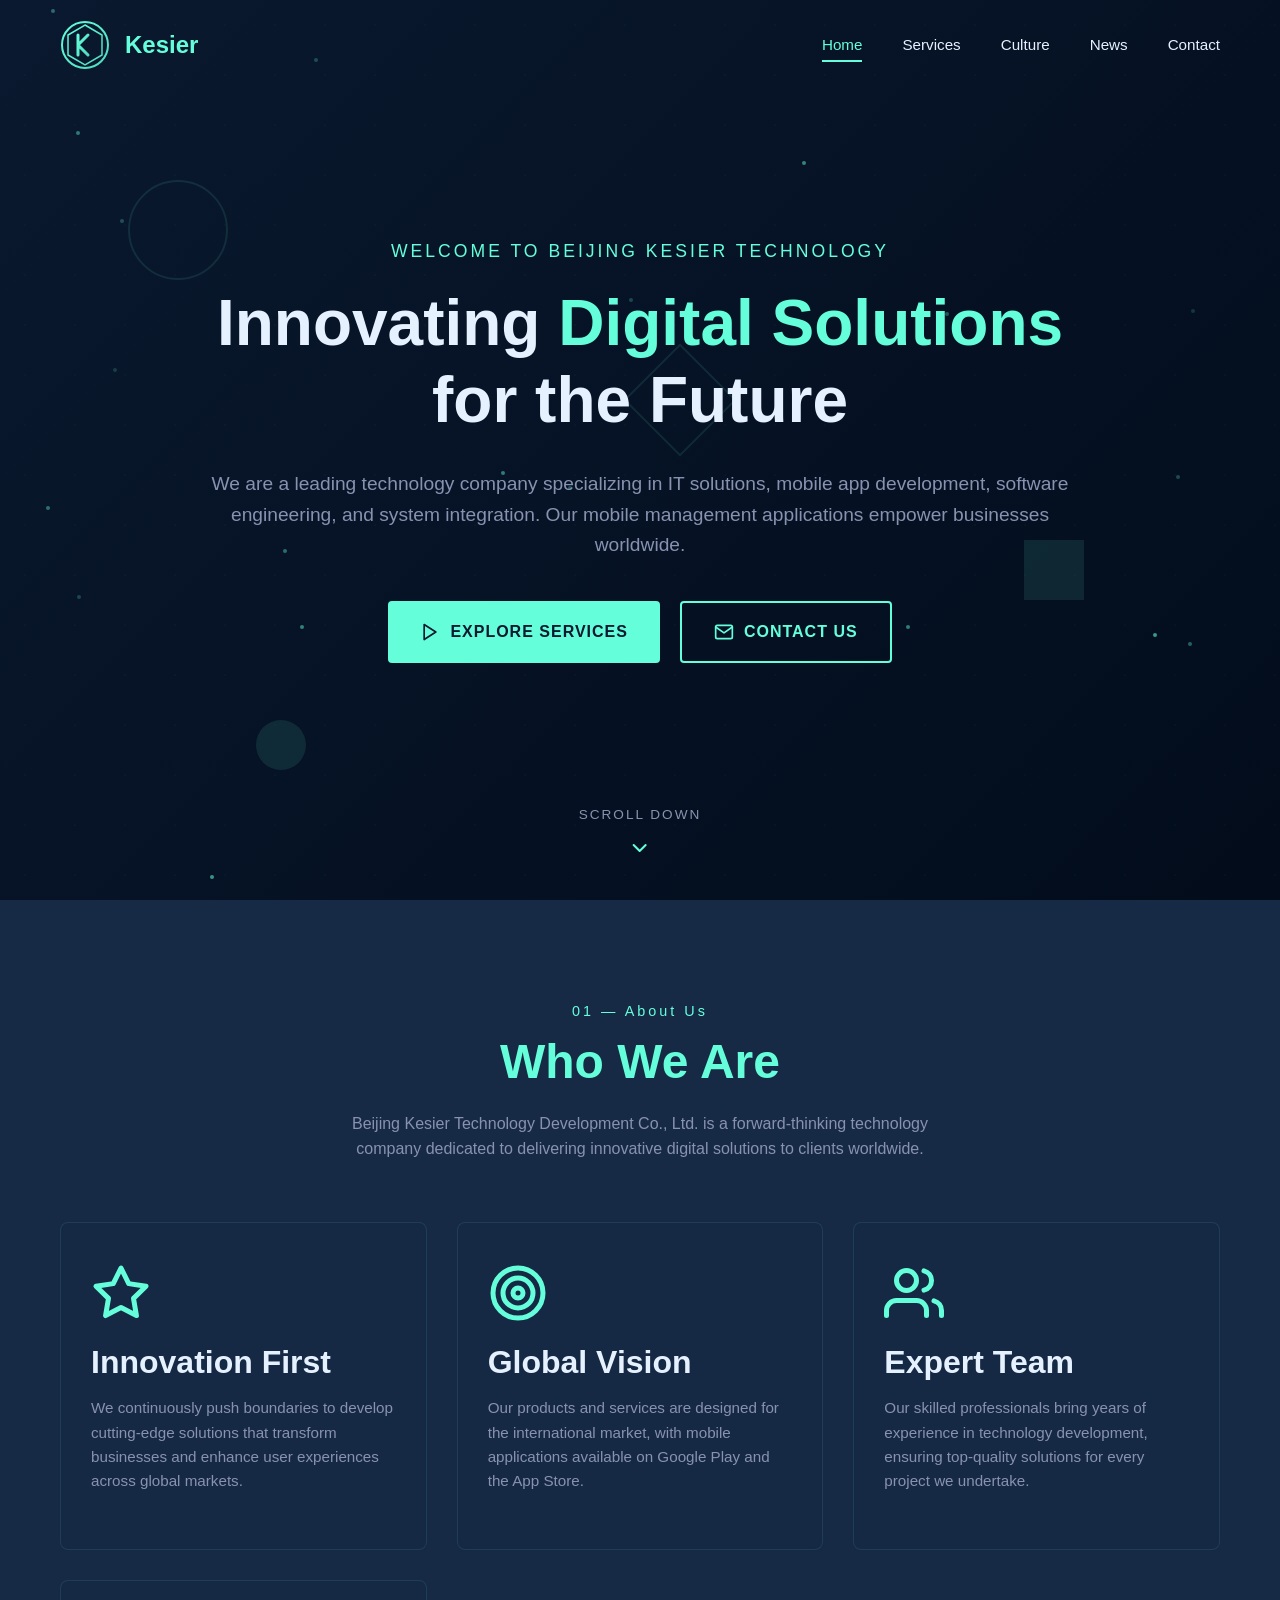
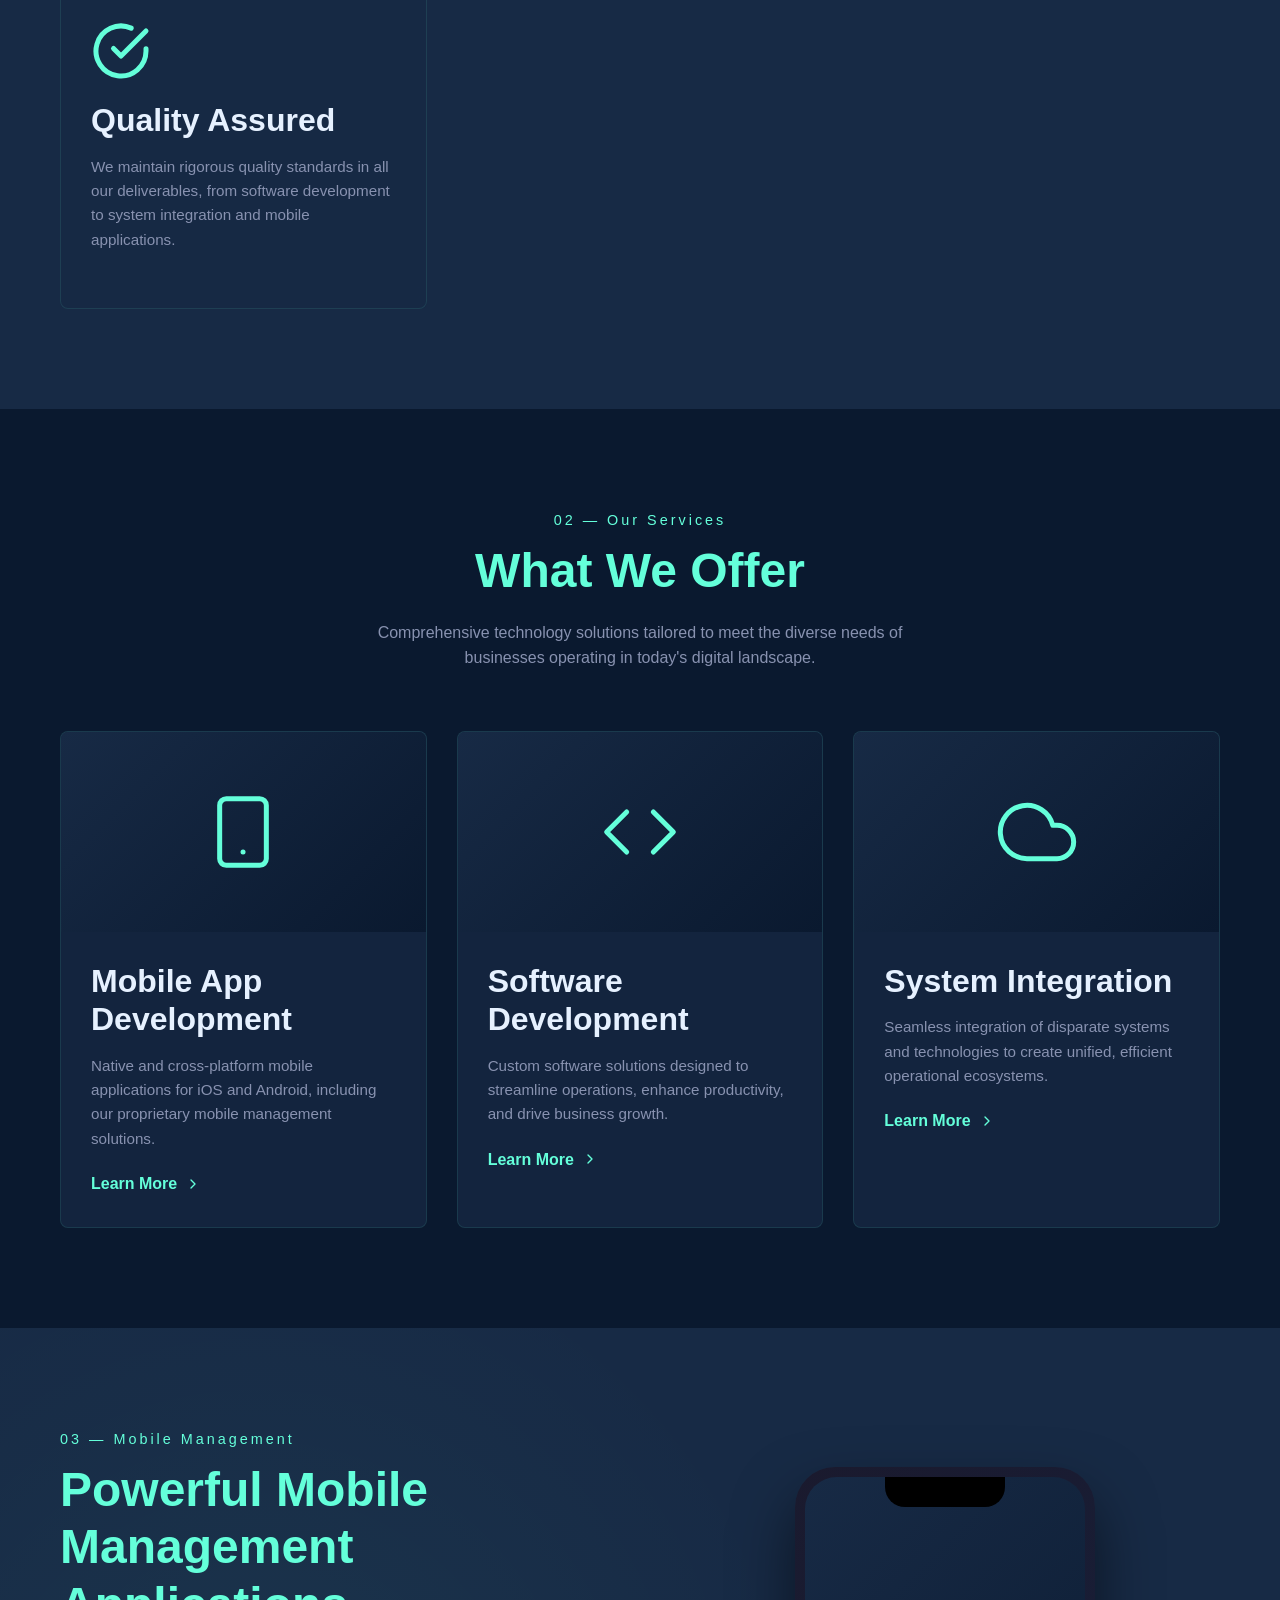
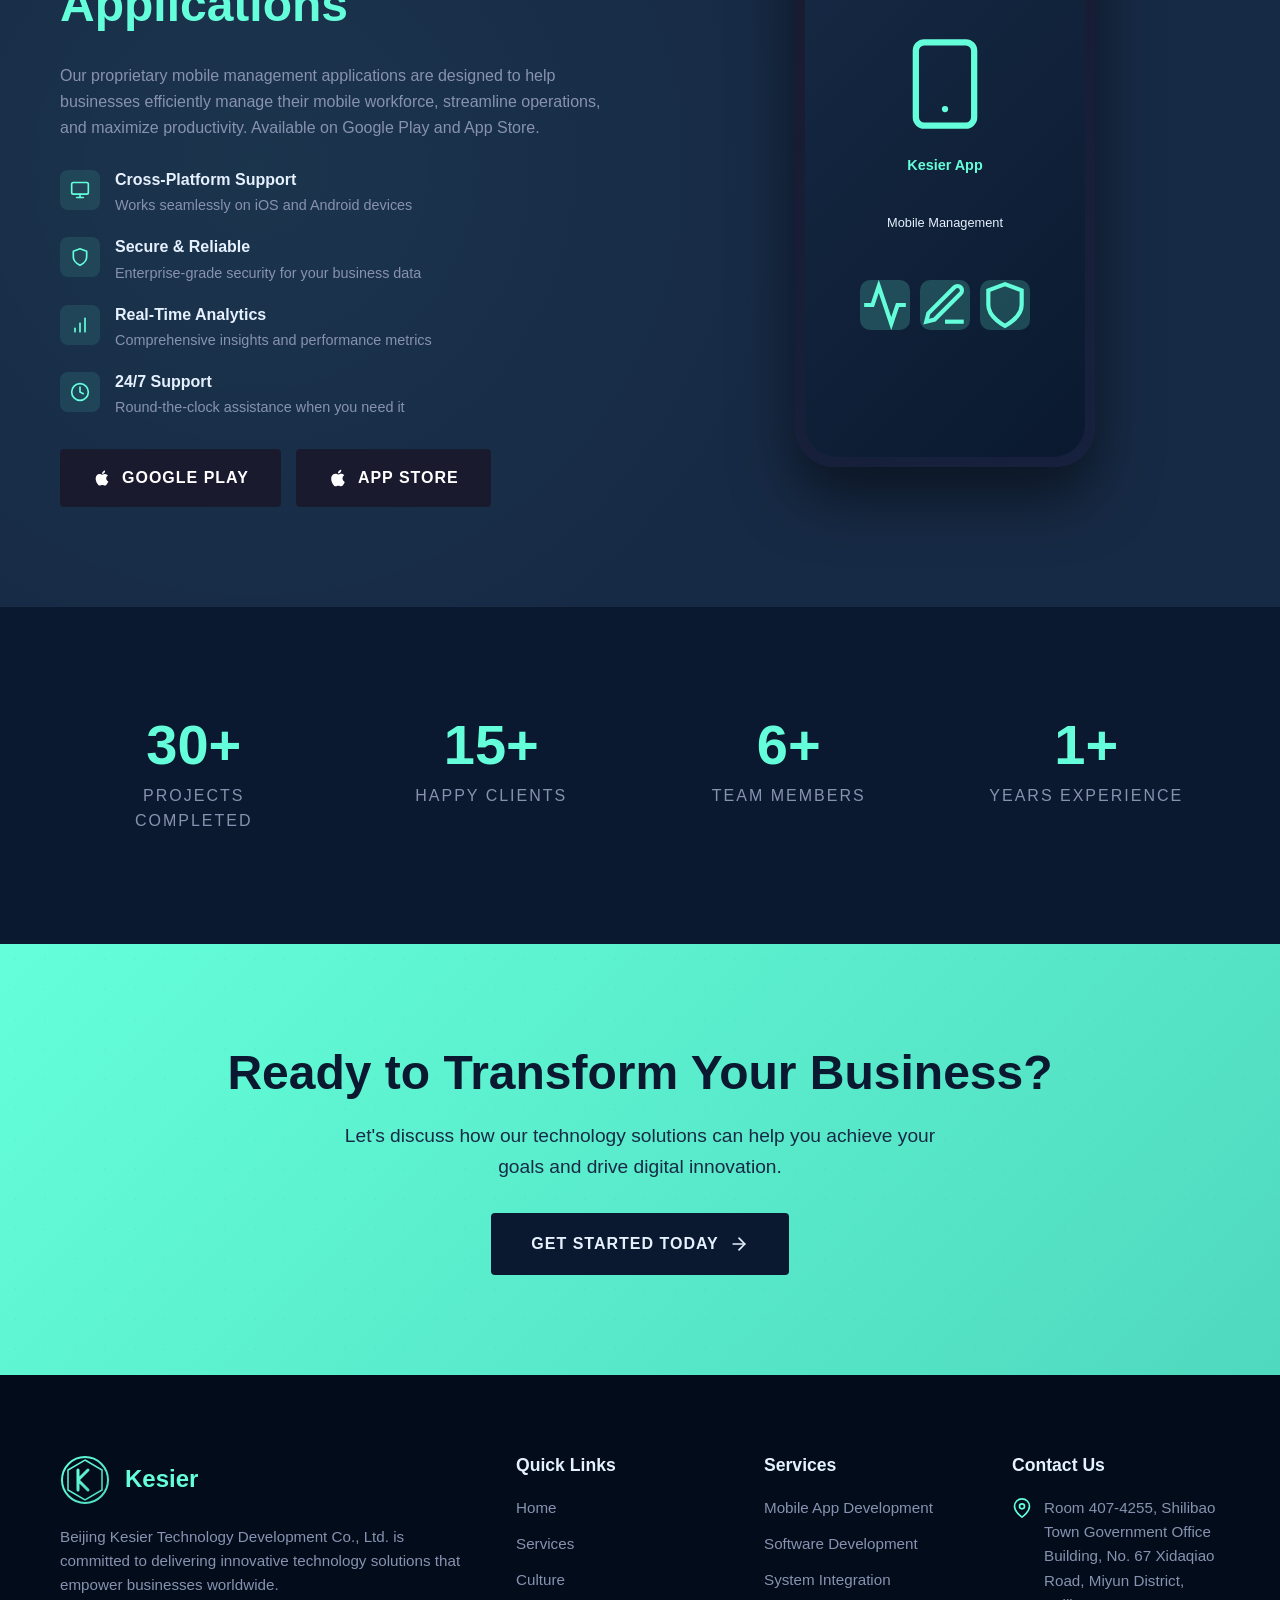
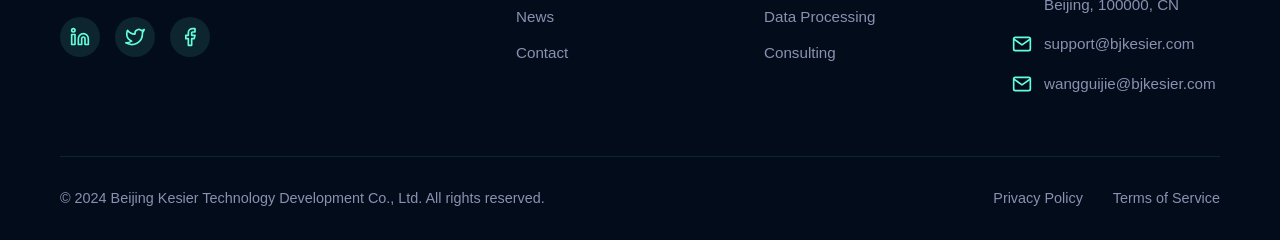
<file: index.html>
<!DOCTYPE html>
<html lang="en">
<head>
    <meta charset="UTF-8">
    <meta name="viewport" content="width=device-width, initial-scale=1.0">
    <meta name="description" content="Beijing Kesier Technology Development Co., Ltd. - Leading provider of IT solutions, mobile app development, software engineering, and system integration services for global markets.">
    <meta name="keywords" content="Beijing Kesier, Technology, IT Solutions, Mobile App Development, Software Development, System Integration, Data Processing, Smart Devices, Mobile Management">
    <meta name="author" content="Beijing Kesier Technology Development Co., Ltd.">
    <meta name="robots" content="index, follow">
    <meta name="googlebot" content="index, follow">
    <meta name="revisit-after" content="7 days">
    <meta name="language" content="English">
    <meta name="distribution" content="global">
    <meta name="geo.region" content="CN-BJ">
    <meta name="geo.placename" content="Beijing">
    
    <!-- Open Graph -->
    <meta property="og:title" content="Beijing Kesier Technology Development Co., Ltd.">
    <meta property="og:description" content="Leading provider of IT solutions, mobile app development, and system integration services.">
    <meta property="og:type" content="website">
    <meta property="og:url" content="https://bjkesier.com">
    <meta property="og:site_name" content="Beijing Kesier Technology">
    
    <!-- Twitter Card -->
    <meta name="twitter:card" content="summary_large_image">
    <meta name="twitter:title" content="Beijing Kesier Technology Development Co., Ltd.">
    <meta name="twitter:description" content="Leading provider of IT solutions, mobile app development, and system integration services.">
    
    <!-- Canonical URL -->
    <link rel="canonical" href="https://bjkesier.com">
    
    <title>Beijing Kesier Technology Development Co., Ltd. | IT Solutions & Mobile App Development</title>
    
    <!-- Favicon -->
    <link rel="icon" type="image/svg+xml" href="images/logo.svg">
    
    <!-- Stylesheets -->
    <link rel="stylesheet" href="css/main.css">
    <link rel="stylesheet" href="css/animations.css">
    <link rel="stylesheet" href="css/responsive.css">
    
    <!-- Structured Data -->
    <script type="application/ld+json">
    {
        "@context": "https://schema.org",
        "@type": "Organization",
        "name": "Beijing Kesier Technology Development Co., Ltd.",
        "url": "https://bjkesier.com",
        "logo": "https://bjkesier.com/images/logo.svg",
        "description": "Leading provider of IT solutions, mobile app development, software engineering, and system integration services.",
        "address": {
            "@type": "PostalAddress",
            "streetAddress": "Room 407-4255, Shilibao Town Government Office Building, No. 67 Xidaqiao Road, Miyun District",
            "addressLocality": "Beijing",
            "postalCode": "100000",
            "addressCountry": "CN"
        },
        "contactPoint": {
            "@type": "ContactPoint",
            "email": "support@bjkesier.com",
            "contactType": "customer service"
        }
    }
    </script>
</head>
<body>
    <!-- Navigation -->
    <nav class="navbar" role="navigation" aria-label="Main navigation">
        <div class="nav-container">
            <a href="index.html" class="logo" aria-label="Beijing Kesier Home">
                <svg xmlns="http://www.w3.org/2000/svg" viewBox="0 0 50 50" width="50" height="50">
                    <defs>
                        <linearGradient id="logoGradientNav" x1="0%" y1="0%" x2="100%" y2="100%">
                            <stop offset="0%" style="stop-color:#64ffda;stop-opacity:1" />
                            <stop offset="100%" style="stop-color:#4fd9be;stop-opacity:1" />
                        </linearGradient>
                    </defs>
                    <circle cx="25" cy="25" r="23" fill="none" stroke="url(#logoGradientNav)" stroke-width="2"/>
                    <polygon points="25,5 42,15 42,35 25,45 8,35 8,15" fill="none" stroke="url(#logoGradientNav)" stroke-width="1.5"/>
                    <path d="M18 15 L18 35 M18 25 L28 15 M18 25 L28 35" stroke="url(#logoGradientNav)" stroke-width="3" stroke-linecap="round" stroke-linejoin="round" fill="none"/>
                </svg>
                <span class="logo-text">Kesier</span>
            </a>
            
            <div class="nav-links" id="navLinks">
                <a href="index.html" class="active">Home</a>
                <a href="services.html">Services</a>
                <a href="culture.html">Culture</a>
                <a href="news.html">News</a>
                <a href="contact.html">Contact</a>
            </div>
            
            <button class="menu-toggle" id="menuToggle" aria-label="Toggle menu" aria-expanded="false">
                <span></span>
                <span></span>
                <span></span>
            </button>
        </div>
    </nav>
    
    <div class="nav-overlay" id="navOverlay"></div>
    
    <!-- Hero Section -->
    <section class="hero" id="hero">
        <div class="hero-bg"></div>
        <div class="hero-bg-animation">
            <div class="shape" style="width:100px;height:100px;border:2px solid #64ffda;border-radius:50%;"></div>
            <div class="shape" style="width:60px;height:60px;background:#64ffda;opacity:0.1;"></div>
            <div class="shape" style="width:80px;height:80px;border:2px solid #64ffda;transform:rotate(45deg);"></div>
            <div class="shape" style="width:50px;height:50px;background:#64ffda;opacity:0.1;border-radius:50%;"></div>
        </div>
        <div class="particles"></div>
        
        <div class="hero-content">
            <p class="hero-subtitle">Welcome to Beijing Kesier Technology</p>
            <h1 class="hero-title">
                Innovating <span class="highlight">Digital Solutions</span> for the Future
            </h1>
            <p class="hero-description">
                We are a leading technology company specializing in IT solutions, mobile app development, 
                software engineering, and system integration. Our mobile management applications empower 
                businesses worldwide.
            </p>
            <div class="hero-buttons">
                <a href="services.html" class="btn btn-primary">
                    <svg xmlns="http://www.w3.org/2000/svg" width="20" height="20" viewBox="0 0 24 24" fill="none" stroke="currentColor" stroke-width="2" stroke-linecap="round" stroke-linejoin="round"><polygon points="5 3 19 12 5 21 5 3"></polygon></svg>
                    Explore Services
                </a>
                <a href="contact.html" class="btn btn-secondary">
                    <svg xmlns="http://www.w3.org/2000/svg" width="20" height="20" viewBox="0 0 24 24" fill="none" stroke="currentColor" stroke-width="2" stroke-linecap="round" stroke-linejoin="round"><path d="M4 4h16c1.1 0 2 .9 2 2v12c0 1.1-.9 2-2 2H4c-1.1 0-2-.9-2-2V6c0-1.1.9-2 2-2z"></path><polyline points="22,6 12,13 2,6"></polyline></svg>
                    Contact Us
                </a>
            </div>
        </div>
        
        <div class="scroll-indicator">
            <span>Scroll Down</span>
            <svg xmlns="http://www.w3.org/2000/svg" width="24" height="24" viewBox="0 0 24 24" fill="none" stroke="currentColor" stroke-width="2" stroke-linecap="round" stroke-linejoin="round">
                <polyline points="6 9 12 15 18 9"></polyline>
            </svg>
        </div>
    </section>
    
    <!-- About Section -->
    <section class="section about-section" id="about">
        <div class="container">
            <div class="section-header animate-on-scroll">
                <p class="section-number">01 — About Us</p>
                <h2 class="section-title">Who We Are</h2>
                <p class="section-subtitle">
                    Beijing Kesier Technology Development Co., Ltd. is a forward-thinking technology company 
                    dedicated to delivering innovative digital solutions to clients worldwide.
                </p>
            </div>
            
            <div class="about-grid">
                <div class="about-card animate-on-scroll animate-delay-1">
                    <div class="about-card-icon">
                        <svg xmlns="http://www.w3.org/2000/svg" viewBox="0 0 24 24" fill="none" stroke="currentColor" stroke-width="2" stroke-linecap="round" stroke-linejoin="round">
                            <polygon points="12 2 15.09 8.26 22 9.27 17 14.14 18.18 21.02 12 17.77 5.82 21.02 7 14.14 2 9.27 8.91 8.26 12 2"></polygon>
                        </svg>
                    </div>
                    <h3>Innovation First</h3>
                    <p>We continuously push boundaries to develop cutting-edge solutions that transform businesses and enhance user experiences across global markets.</p>
                </div>
                
                <div class="about-card animate-on-scroll animate-delay-2">
                    <div class="about-card-icon">
                        <svg xmlns="http://www.w3.org/2000/svg" viewBox="0 0 24 24" fill="none" stroke="currentColor" stroke-width="2" stroke-linecap="round" stroke-linejoin="round">
                            <circle cx="12" cy="12" r="10"></circle>
                            <circle cx="12" cy="12" r="6"></circle>
                            <circle cx="12" cy="12" r="2"></circle>
                        </svg>
                    </div>
                    <h3>Global Vision</h3>
                    <p>Our products and services are designed for the international market, with mobile applications available on Google Play and the App Store.</p>
                </div>
                
                <div class="about-card animate-on-scroll animate-delay-3">
                    <div class="about-card-icon">
                        <svg xmlns="http://www.w3.org/2000/svg" viewBox="0 0 24 24" fill="none" stroke="currentColor" stroke-width="2" stroke-linecap="round" stroke-linejoin="round">
                            <path d="M17 21v-2a4 4 0 0 0-4-4H5a4 4 0 0 0-4 4v2"></path>
                            <circle cx="9" cy="7" r="4"></circle>
                            <path d="M23 21v-2a4 4 0 0 0-3-3.87"></path>
                            <path d="M16 3.13a4 4 0 0 1 0 7.75"></path>
                        </svg>
                    </div>
                    <h3>Expert Team</h3>
                    <p>Our skilled professionals bring years of experience in technology development, ensuring top-quality solutions for every project we undertake.</p>
                </div>
                
                <div class="about-card animate-on-scroll animate-delay-4">
                    <div class="about-card-icon">
                        <svg xmlns="http://www.w3.org/2000/svg" viewBox="0 0 24 24" fill="none" stroke="currentColor" stroke-width="2" stroke-linecap="round" stroke-linejoin="round">
                            <path d="M22 11.08V12a10 10 0 1 1-5.93-9.14"></path>
                            <polyline points="22 4 12 14.01 9 11.01"></polyline>
                        </svg>
                    </div>
                    <h3>Quality Assured</h3>
                    <p>We maintain rigorous quality standards in all our deliverables, from software development to system integration and mobile applications.</p>
                </div>
            </div>
        </div>
    </section>
    
    <!-- Services Preview -->
    <section class="section services-preview" id="services-preview">
        <div class="container">
            <div class="section-header animate-on-scroll">
                <p class="section-number">02 — Our Services</p>
                <h2 class="section-title">What We Offer</h2>
                <p class="section-subtitle">
                    Comprehensive technology solutions tailored to meet the diverse needs of businesses 
                    operating in today's digital landscape.
                </p>
            </div>
            
            <div class="services-grid">
                <div class="service-card animate-on-scroll animate-delay-1">
                    <div class="service-image">
                        <svg xmlns="http://www.w3.org/2000/svg" viewBox="0 0 24 24" fill="none" stroke="currentColor" stroke-width="1.5" stroke-linecap="round" stroke-linejoin="round">
                            <rect x="5" y="2" width="14" height="20" rx="2" ry="2"></rect>
                            <line x1="12" y1="18" x2="12.01" y2="18"></line>
                        </svg>
                    </div>
                    <div class="service-content">
                        <h3>Mobile App Development</h3>
                        <p>Native and cross-platform mobile applications for iOS and Android, including our proprietary mobile management solutions.</p>
                        <a href="services.html" class="service-link">
                            Learn More
                            <svg xmlns="http://www.w3.org/2000/svg" width="16" height="16" viewBox="0 0 24 24" fill="none" stroke="currentColor" stroke-width="2" stroke-linecap="round" stroke-linejoin="round">
                                <polyline points="9 18 15 12 9 6"></polyline>
                            </svg>
                        </a>
                    </div>
                </div>
                
                <div class="service-card animate-on-scroll animate-delay-2">
                    <div class="service-image">
                        <svg xmlns="http://www.w3.org/2000/svg" viewBox="0 0 24 24" fill="none" stroke="currentColor" stroke-width="1.5" stroke-linecap="round" stroke-linejoin="round">
                            <polyline points="16 18 22 12 16 6"></polyline>
                            <polyline points="8 6 2 12 8 18"></polyline>
                        </svg>
                    </div>
                    <div class="service-content">
                        <h3>Software Development</h3>
                        <p>Custom software solutions designed to streamline operations, enhance productivity, and drive business growth.</p>
                        <a href="services.html" class="service-link">
                            Learn More
                            <svg xmlns="http://www.w3.org/2000/svg" width="16" height="16" viewBox="0 0 24 24" fill="none" stroke="currentColor" stroke-width="2" stroke-linecap="round" stroke-linejoin="round">
                                <polyline points="9 18 15 12 9 6"></polyline>
                            </svg>
                        </a>
                    </div>
                </div>
                
                <div class="service-card animate-on-scroll animate-delay-3">
                    <div class="service-image">
                        <svg xmlns="http://www.w3.org/2000/svg" viewBox="0 0 24 24" fill="none" stroke="currentColor" stroke-width="1.5" stroke-linecap="round" stroke-linejoin="round">
                            <path d="M18 10h-1.26A8 8 0 1 0 9 20h9a5 5 0 0 0 0-10z"></path>
                        </svg>
                    </div>
                    <div class="service-content">
                        <h3>System Integration</h3>
                        <p>Seamless integration of disparate systems and technologies to create unified, efficient operational ecosystems.</p>
                        <a href="services.html" class="service-link">
                            Learn More
                            <svg xmlns="http://www.w3.org/2000/svg" width="16" height="16" viewBox="0 0 24 24" fill="none" stroke="currentColor" stroke-width="2" stroke-linecap="round" stroke-linejoin="round">
                                <polyline points="9 18 15 12 9 6"></polyline>
                            </svg>
                        </a>
                    </div>
                </div>
            </div>
        </div>
    </section>
    
    <!-- Mobile App Showcase -->
    <section class="section app-showcase" id="mobile-app">
        <div class="container">
            <div class="app-grid">
                <div class="app-content animate-on-scroll">
                    <p class="section-number">03 — Mobile Management</p>
                    <h2>Powerful Mobile Management Applications</h2>
                    <p>
                        Our proprietary mobile management applications are designed to help businesses 
                        efficiently manage their mobile workforce, streamline operations, and maximize productivity. 
                        Available on Google Play and App Store.
                    </p>
                    
                    <div class="app-features">
                        <div class="app-feature">
                            <div class="app-feature-icon">
                                <svg xmlns="http://www.w3.org/2000/svg" width="20" height="20" viewBox="0 0 24 24" fill="none" stroke="currentColor" stroke-width="2" stroke-linecap="round" stroke-linejoin="round">
                                    <rect x="2" y="3" width="20" height="14" rx="2" ry="2"></rect>
                                    <line x1="8" y1="21" x2="16" y2="21"></line>
                                    <line x1="12" y1="17" x2="12" y2="21"></line>
                                </svg>
                            </div>
                            <div>
                                <h4>Cross-Platform Support</h4>
                                <p>Works seamlessly on iOS and Android devices</p>
                            </div>
                        </div>
                        
                        <div class="app-feature">
                            <div class="app-feature-icon">
                                <svg xmlns="http://www.w3.org/2000/svg" width="20" height="20" viewBox="0 0 24 24" fill="none" stroke="currentColor" stroke-width="2" stroke-linecap="round" stroke-linejoin="round">
                                    <path d="M12 22s8-4 8-10V5l-8-3-8 3v7c0 6 8 10 8 10z"></path>
                                </svg>
                            </div>
                            <div>
                                <h4>Secure & Reliable</h4>
                                <p>Enterprise-grade security for your business data</p>
                            </div>
                        </div>
                        
                        <div class="app-feature">
                            <div class="app-feature-icon">
                                <svg xmlns="http://www.w3.org/2000/svg" width="20" height="20" viewBox="0 0 24 24" fill="none" stroke="currentColor" stroke-width="2" stroke-linecap="round" stroke-linejoin="round">
                                    <line x1="12" y1="20" x2="12" y2="10"></line>
                                    <line x1="18" y1="20" x2="18" y2="4"></line>
                                    <line x1="6" y1="20" x2="6" y2="16"></line>
                                </svg>
                            </div>
                            <div>
                                <h4>Real-Time Analytics</h4>
                                <p>Comprehensive insights and performance metrics</p>
                            </div>
                        </div>
                        
                        <div class="app-feature">
                            <div class="app-feature-icon">
                                <svg xmlns="http://www.w3.org/2000/svg" width="20" height="20" viewBox="0 0 24 24" fill="none" stroke="currentColor" stroke-width="2" stroke-linecap="round" stroke-linejoin="round">
                                    <circle cx="12" cy="12" r="10"></circle>
                                    <polyline points="12 6 12 12 16 14"></polyline>
                                </svg>
                            </div>
                            <div>
                                <h4>24/7 Support</h4>
                                <p>Round-the-clock assistance when you need it</p>
                            </div>
                        </div>
                    </div>
                    
                    <div style="margin-top: 30px; display: flex; gap: 15px; flex-wrap: wrap;">
                        <a href="#" class="btn btn-primary" style="background: #1a1a2e; color: #fff;">
                            <svg xmlns="http://www.w3.org/2000/svg" width="20" height="20" viewBox="0 0 24 24" fill="currentColor"><path d="M17.05 20.28c-.98.95-2.05.8-3.08.35-1.09-.46-2.09-.48-3.24 0-1.44.62-2.2.44-3.06-.35C2.79 15.25 3.51 7.59 9.05 7.31c1.35.07 2.29.74 3.08.8 1.18-.24 2.31-.93 3.57-.84 1.51.12 2.65.72 3.4 1.8-3.12 1.87-2.38 5.98.48 7.13-.57 1.5-1.31 2.99-2.54 4.09l.01-.01zM12.03 7.25c-.15-2.23 1.66-4.07 3.74-4.25.29 2.58-2.34 4.5-3.74 4.25z"/></svg>
                            Google Play
                        </a>
                        <a href="#" class="btn btn-primary" style="background: #1a1a2e; color: #fff;">
                            <svg xmlns="http://www.w3.org/2000/svg" width="20" height="20" viewBox="0 0 24 24" fill="currentColor"><path d="M18.71 19.5c-.83 1.24-1.71 2.45-3.05 2.47-1.34.03-1.77-.79-3.29-.79-1.53 0-2 .77-3.27.82-1.31.05-2.3-1.32-3.14-2.53C4.25 17 2.94 12.45 4.7 9.39c.87-1.52 2.43-2.48 4.12-2.51 1.28-.02 2.5.87 3.29.87.78 0 2.26-1.07 3.81-.91.65.03 2.47.26 3.64 1.98-.09.06-2.17 1.28-2.15 3.81.03 3.02 2.65 4.03 2.68 4.04-.03.07-.42 1.44-1.38 2.83M13 3.5c.73-.83 1.94-1.46 2.94-1.5.13 1.17-.34 2.35-1.04 3.19-.69.85-1.83 1.51-2.95 1.42-.15-1.15.41-2.35 1.05-3.11z"/></svg>
                            App Store
                        </a>
                    </div>
                </div>
                
                <div class="app-image animate-on-scroll">
                    <div class="phone-mockup">
                        <div class="phone-screen">
                            <div class="phone-notch"></div>
                            <div class="phone-content">
                                <svg xmlns="http://www.w3.org/2000/svg" viewBox="0 0 24 24" fill="none" stroke="currentColor" stroke-width="1.5" stroke-linecap="round" stroke-linejoin="round">
                                    <rect x="5" y="2" width="14" height="20" rx="2" ry="2"></rect>
                                    <line x1="12" y1="18" x2="12.01" y2="18"></line>
                                </svg>
                                <p style="color: #64ffda; font-weight: 600;">Kesier App</p>
                                <p style="font-size: 0.8rem;">Mobile Management</p>
                                <div style="display: flex; gap: 10px; margin-top: 10px;">
                                    <div style="width: 50px; height: 50px; background: rgba(100, 255, 218, 0.2); border-radius: 10px; display: flex; align-items: center; justify-content: center;">
                                        <svg xmlns="http://www.w3.org/2000/svg" width="24" height="24" viewBox="0 0 24 24" fill="none" stroke="#64ffda" stroke-width="2"><polyline points="22 12 18 12 15 21 9 3 6 12 2 12"></polyline></svg>
                                    </div>
                                    <div style="width: 50px; height: 50px; background: rgba(100, 255, 218, 0.2); border-radius: 10px; display: flex; align-items: center; justify-content: center;">
                                        <svg xmlns="http://www.w3.org/2000/svg" width="24" height="24" viewBox="0 0 24 24" fill="none" stroke="#64ffda" stroke-width="2"><path d="M12 20h9"></path><path d="M16.5 3.5a2.121 2.121 0 0 1 3 3L7 19l-4 1 1-4L16.5 3.5z"></path></svg>
                                    </div>
                                    <div style="width: 50px; height: 50px; background: rgba(100, 255, 218, 0.2); border-radius: 10px; display: flex; align-items: center; justify-content: center;">
                                        <svg xmlns="http://www.w3.org/2000/svg" width="24" height="24" viewBox="0 0 24 24" fill="none" stroke="#64ffda" stroke-width="2"><path d="M12 22s8-4 8-10V5l-8-3-8 3v7c0 6 8 10 8 10z"></path></svg>
                                    </div>
                                </div>
                            </div>
                        </div>
                    </div>
                </div>
            </div>
        </div>
    </section>
    
    <!-- Stats Section -->
    <section class="stats-section" id="stats">
        <div class="container">
            <div class="stats-grid">
                <div class="stat-item animate-on-scroll animate-delay-1">
                    <div class="stat-number" data-target="100" data-suffix="+">0</div>
                    <div class="stat-label">Projects Completed</div>
                </div>
                <div class="stat-item animate-on-scroll animate-delay-2">
                    <div class="stat-number" data-target="50" data-suffix="+">0</div>
                    <div class="stat-label">Happy Clients</div>
                </div>
                <div class="stat-item animate-on-scroll animate-delay-3">
                    <div class="stat-number" data-target="20" data-suffix="+">0</div>
                    <div class="stat-label">Team Members</div>
                </div>
                <div class="stat-item animate-on-scroll animate-delay-4">
                    <div class="stat-number" data-target="5" data-suffix="+">0</div>
                    <div class="stat-label">Years Experience</div>
                </div>
            </div>
        </div>
    </section>
    
    <!-- CTA Section -->
    <section class="cta-section" id="cta">
        <div class="container">
            <div class="cta-content animate-on-scroll">
                <h2>Ready to Transform Your Business?</h2>
                <p>Let's discuss how our technology solutions can help you achieve your goals and drive digital innovation.</p>
                <a href="contact.html" class="btn cta-btn">
                    Get Started Today
                    <svg xmlns="http://www.w3.org/2000/svg" width="20" height="20" viewBox="0 0 24 24" fill="none" stroke="currentColor" stroke-width="2" stroke-linecap="round" stroke-linejoin="round">
                        <line x1="5" y1="12" x2="19" y2="12"></line>
                        <polyline points="12 5 19 12 12 19"></polyline>
                    </svg>
                </a>
            </div>
        </div>
    </section>
    
    <!-- Footer -->
    <footer class="footer" role="contentinfo">
        <div class="container">
            <div class="footer-grid">
                <div class="footer-brand">
                    <a href="index.html" class="logo">
                        <svg xmlns="http://www.w3.org/2000/svg" viewBox="0 0 50 50" width="50" height="50">
                            <defs>
                                <linearGradient id="logoGradientFooter" x1="0%" y1="0%" x2="100%" y2="100%">
                                    <stop offset="0%" style="stop-color:#64ffda;stop-opacity:1" />
                                    <stop offset="100%" style="stop-color:#4fd9be;stop-opacity:1" />
                                </linearGradient>
                            </defs>
                            <circle cx="25" cy="25" r="23" fill="none" stroke="url(#logoGradientFooter)" stroke-width="2"/>
                            <polygon points="25,5 42,15 42,35 25,45 8,35 8,15" fill="none" stroke="url(#logoGradientFooter)" stroke-width="1.5"/>
                            <path d="M18 15 L18 35 M18 25 L28 15 M18 25 L28 35" stroke="url(#logoGradientFooter)" stroke-width="3" stroke-linecap="round" stroke-linejoin="round" fill="none"/>
                        </svg>
                        <span class="logo-text">Kesier</span>
                    </a>
                    <p>
                        Beijing Kesier Technology Development Co., Ltd. is committed to delivering 
                        innovative technology solutions that empower businesses worldwide.
                    </p>
                    <div class="social-links">
                        <a href="#" class="social-link" aria-label="LinkedIn">
                            <svg xmlns="http://www.w3.org/2000/svg" width="20" height="20" viewBox="0 0 24 24" fill="none" stroke="currentColor" stroke-width="2" stroke-linecap="round" stroke-linejoin="round">
                                <path d="M16 8a6 6 0 0 1 6 6v7h-4v-7a2 2 0 0 0-2-2 2 2 0 0 0-2 2v7h-4v-7a6 6 0 0 1 6-6z"></path>
                                <rect x="2" y="9" width="4" height="12"></rect>
                                <circle cx="4" cy="4" r="2"></circle>
                            </svg>
                        </a>
                        <a href="#" class="social-link" aria-label="Twitter">
                            <svg xmlns="http://www.w3.org/2000/svg" width="20" height="20" viewBox="0 0 24 24" fill="none" stroke="currentColor" stroke-width="2" stroke-linecap="round" stroke-linejoin="round">
                                <path d="M23 3a10.9 10.9 0 0 1-3.14 1.53 4.48 4.48 0 0 0-7.86 3v1A10.66 10.66 0 0 1 3 4s-4 9 5 13a11.64 11.64 0 0 1-7 2c9 5 20 0 20-11.5a4.5 4.5 0 0 0-.08-.83A7.72 7.72 0 0 0 23 3z"></path>
                            </svg>
                        </a>
                        <a href="#" class="social-link" aria-label="Facebook">
                            <svg xmlns="http://www.w3.org/2000/svg" width="20" height="20" viewBox="0 0 24 24" fill="none" stroke="currentColor" stroke-width="2" stroke-linecap="round" stroke-linejoin="round">
                                <path d="M18 2h-3a5 5 0 0 0-5 5v3H7v4h3v8h4v-8h3l1-4h-4V7a1 1 0 0 1 1-1h3z"></path>
                            </svg>
                        </a>
                    </div>
                </div>
                
                <div class="footer-column">
                    <h4>Quick Links</h4>
                    <div class="footer-links">
                        <a href="index.html">Home</a>
                        <a href="services.html">Services</a>
                        <a href="culture.html">Culture</a>
                        <a href="news.html">News</a>
                        <a href="contact.html">Contact</a>
                    </div>
                </div>
                
                <div class="footer-column">
                    <h4>Services</h4>
                    <div class="footer-links">
                        <a href="services.html">Mobile App Development</a>
                        <a href="services.html">Software Development</a>
                        <a href="services.html">System Integration</a>
                        <a href="services.html">Data Processing</a>
                        <a href="services.html">Consulting</a>
                    </div>
                </div>
                
                <div class="footer-column">
                    <h4>Contact Us</h4>
                    <div class="footer-contact">
                        <div class="footer-contact-item">
                            <svg xmlns="http://www.w3.org/2000/svg" width="20" height="20" viewBox="0 0 24 24" fill="none" stroke="currentColor" stroke-width="2" stroke-linecap="round" stroke-linejoin="round">
                                <path d="M21 10c0 7-9 13-9 13s-9-6-9-13a9 9 0 0 1 18 0z"></path>
                                <circle cx="12" cy="10" r="3"></circle>
                            </svg>
                            <span>Room 407-4255, Shilibao Town Government Office Building, No. 67 Xidaqiao Road, Miyun District, Beijing, 100000, CN</span>
                        </div>
                        <div class="footer-contact-item">
                            <svg xmlns="http://www.w3.org/2000/svg" width="20" height="20" viewBox="0 0 24 24" fill="none" stroke="currentColor" stroke-width="2" stroke-linecap="round" stroke-linejoin="round">
                                <path d="M4 4h16c1.1 0 2 .9 2 2v12c0 1.1-.9 2-2 2H4c-1.1 0-2-.9-2-2V6c0-1.1.9-2 2-2z"></path>
                                <polyline points="22,6 12,13 2,6"></polyline>
                            </svg>
                            <a href="mailto:support@bjkesier.com">support@bjkesier.com</a>
                        </div>
                        <div class="footer-contact-item">
                            <svg xmlns="http://www.w3.org/2000/svg" width="20" height="20" viewBox="0 0 24 24" fill="none" stroke="currentColor" stroke-width="2" stroke-linecap="round" stroke-linejoin="round">
                                <path d="M4 4h16c1.1 0 2 .9 2 2v12c0 1.1-.9 2-2 2H4c-1.1 0-2-.9-2-2V6c0-1.1.9-2 2-2z"></path>
                                <polyline points="22,6 12,13 2,6"></polyline>
                            </svg>
                            <a href="mailto:wangguijie@bjkesier.com">wangguijie@bjkesier.com</a>
                        </div>
                    </div>
                </div>
            </div>
            
            <div class="footer-bottom">
                <p>&copy; 2024 Beijing Kesier Technology Development Co., Ltd. All rights reserved.</p>
                <div class="footer-legal">
                    <a href="privacy-policy.html">Privacy Policy</a>
                    <a href="terms-of-service.html">Terms of Service</a>
                </div>
            </div>
        </div>
    </footer>
    
    <!-- Scripts -->
    <script src="js/main.js"></script>
</body>
</html>
</file>
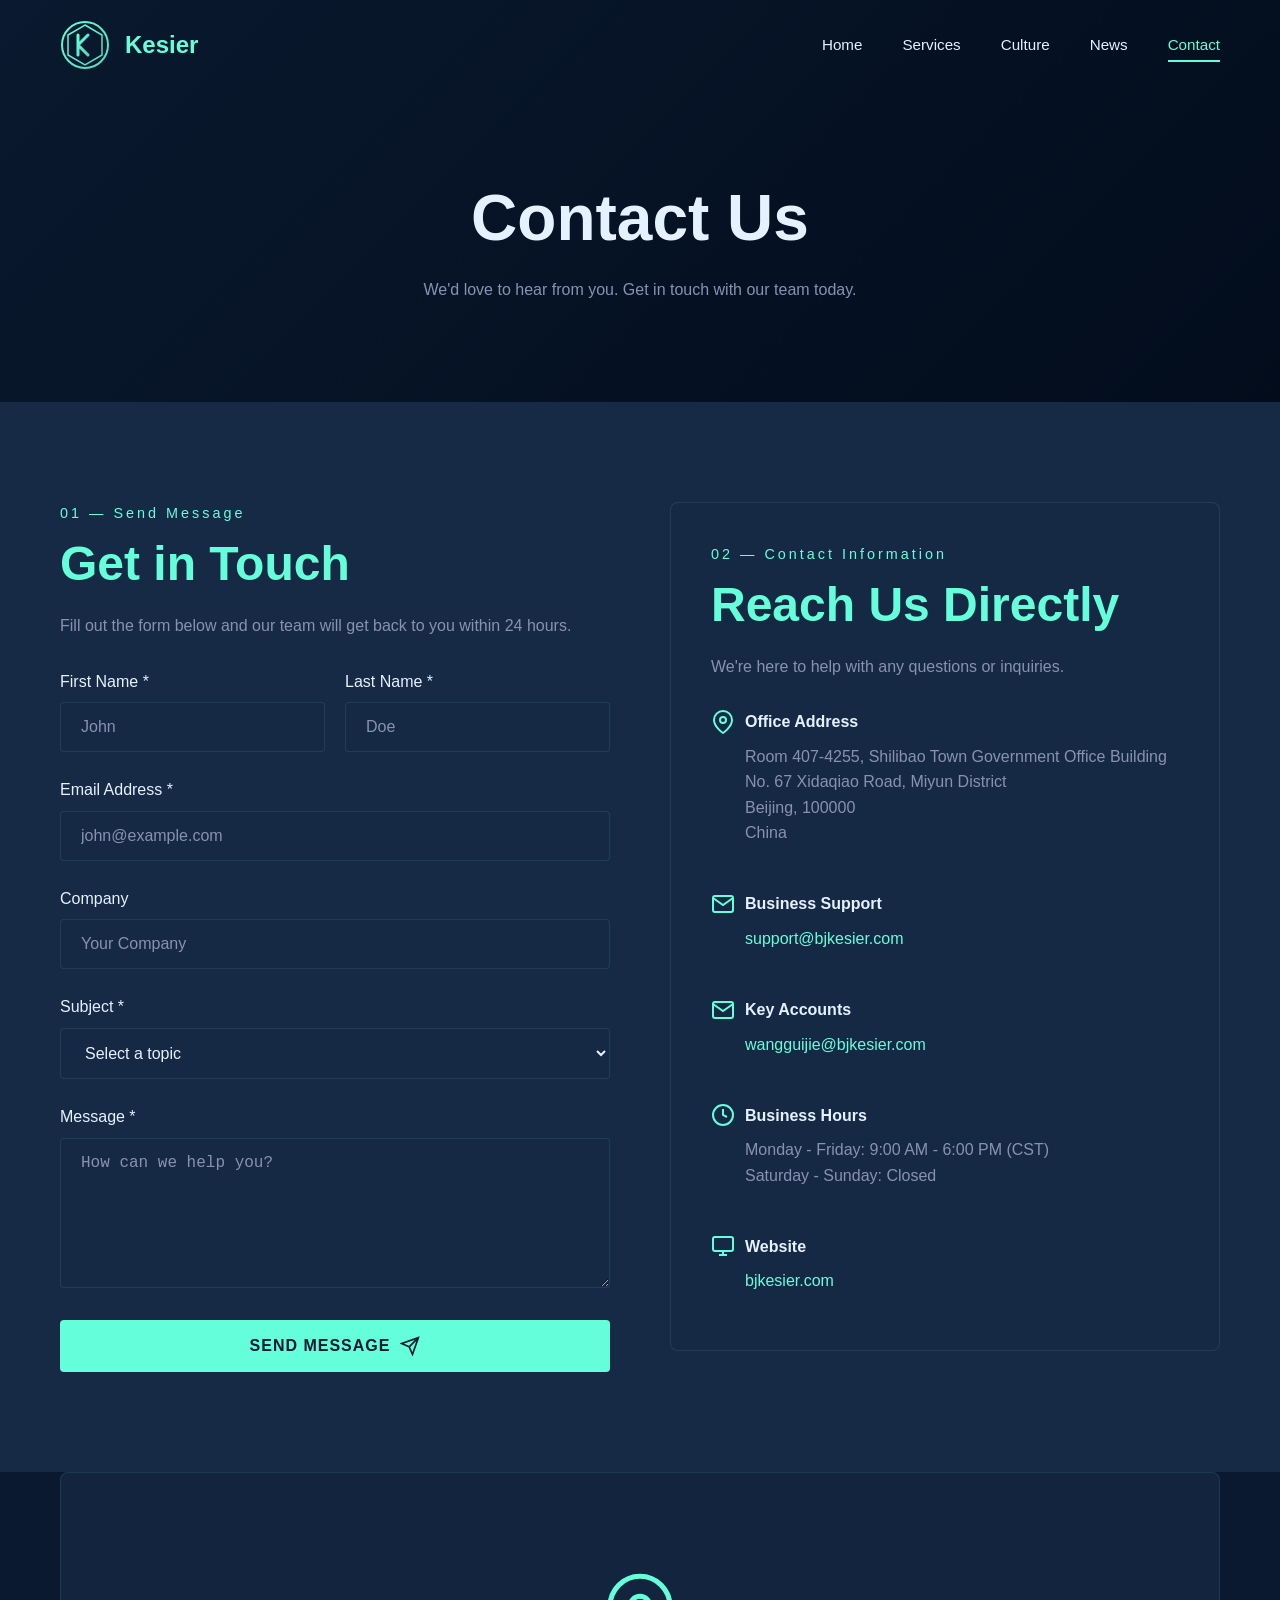
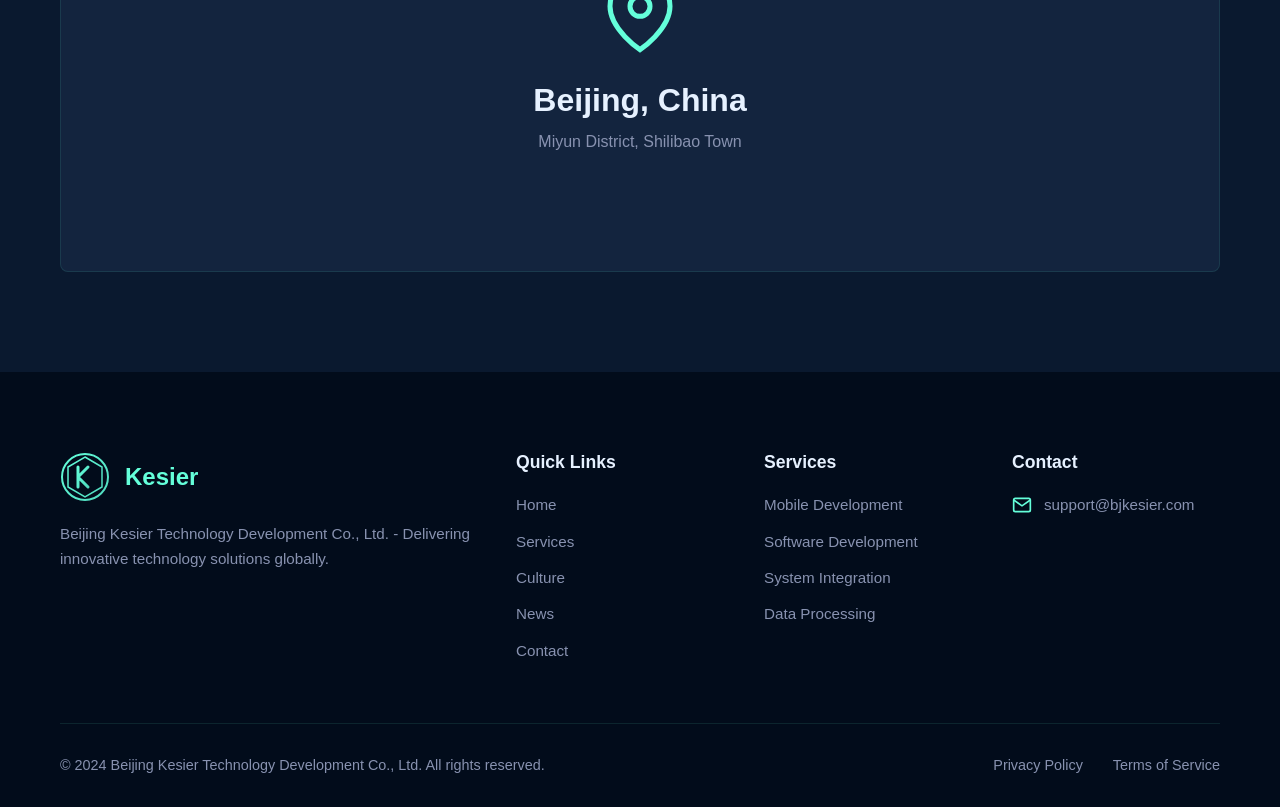
<file: contact.html>
<!DOCTYPE html>
<html lang="en">
<head>
    <meta charset="UTF-8">
    <meta name="viewport" content="width=device-width, initial-scale=1.0">
    <meta name="description" content="Contact Beijing Kesier Technology - Get in touch with our team for business inquiries, support, and partnership opportunities.">
    <meta name="keywords" content="Beijing Kesier Contact, Technology Support, Business Inquiry, Beijing Tech Company">
    <meta name="author" content="Beijing Kesier Technology Development Co., Ltd.">
    <meta name="robots" content="index, follow">
    <link rel="canonical" href="https://bjkesier.com/contact">
    <title>Contact Us | Beijing Kesier Technology Development Co., Ltd.</title>
    <link rel="icon" type="image/svg+xml" href="images/logo.svg">
    <link rel="stylesheet" href="css/main.css">
    <link rel="stylesheet" href="css/animations.css">
    <link rel="stylesheet" href="css/responsive.css">
</head>
<body>
    <nav class="navbar" role="navigation" aria-label="Main navigation">
        <div class="nav-container">
            <a href="index.html" class="logo" aria-label="Beijing Kesier Home">
                <svg xmlns="http://www.w3.org/2000/svg" viewBox="0 0 50 50" width="50" height="50">
                    <defs><linearGradient id="logoGradientNav" x1="0%" y1="0%" x2="100%" y2="100%"><stop offset="0%" style="stop-color:#64ffda;stop-opacity:1" /><stop offset="100%" style="stop-color:#4fd9be;stop-opacity:1" /></linearGradient></defs>
                    <circle cx="25" cy="25" r="23" fill="none" stroke="url(#logoGradientNav)" stroke-width="2"/>
                    <polygon points="25,5 42,15 42,35 25,45 8,35 8,15" fill="none" stroke="url(#logoGradientNav)" stroke-width="1.5"/>
                    <path d="M18 15 L18 35 M18 25 L28 15 M18 25 L28 35" stroke="url(#logoGradientNav)" stroke-width="3" stroke-linecap="round" stroke-linejoin="round" fill="none"/>
                </svg>
                <span class="logo-text">Kesier</span>
            </a>
            <div class="nav-links" id="navLinks">
                <a href="index.html">Home</a>
                <a href="services.html">Services</a>
                <a href="culture.html">Culture</a>
                <a href="news.html">News</a>
                <a href="contact.html" class="active">Contact</a>
            </div>
            <button class="menu-toggle" id="menuToggle" aria-label="Toggle menu"><span></span><span></span><span></span></button>
        </div>
    </nav>
    <div class="nav-overlay" id="navOverlay"></div>

    <section class="page-header">
        <div class="container">
            <div class="page-header-content">
                <h1>Contact Us</h1>
                <p>We'd love to hear from you. Get in touch with our team today.</p>
            </div>
        </div>
    </section>

    <!-- Contact Section -->
    <section class="section about-section" id="contact-info">
        <div class="container">
            <div style="display: grid; grid-template-columns: 1fr 1fr; gap: 60px; align-items: start;">
                <!-- Contact Form -->
                <div class="animate-on-scroll">
                    <p class="section-number">01 — Send Message</p>
                    <h2 class="section-title" style="text-align: left;">Get in Touch</h2>
                    <p style="margin-bottom: 30px;">Fill out the form below and our team will get back to you within 24 hours.</p>
                    
                    <form id="contactForm" style="margin-top: 30px;">
                        <div style="display: grid; grid-template-columns: 1fr 1fr; gap: 20px;">
                            <div class="form-group">
                                <label class="form-label" for="firstName">First Name *</label>
                                <input type="text" id="firstName" name="firstName" class="form-input" required placeholder="John">
                            </div>
                            <div class="form-group">
                                <label class="form-label" for="lastName">Last Name *</label>
                                <input type="text" id="lastName" name="lastName" class="form-input" required placeholder="Doe">
                            </div>
                        </div>
                        <div class="form-group">
                            <label class="form-label" for="email">Email Address *</label>
                            <input type="email" id="email" name="email" class="form-input" required placeholder="john@example.com">
                        </div>
                        <div class="form-group">
                            <label class="form-label" for="company">Company</label>
                            <input type="text" id="company" name="company" class="form-input" placeholder="Your Company">
                        </div>
                        <div class="form-group">
                            <label class="form-label" for="subject">Subject *</label>
                            <select id="subject" name="subject" class="form-input form-select" required>
                                <option value="">Select a topic</option>
                                <option value="general">General Inquiry</option>
                                <option value="support">Technical Support</option>
                                <option value="sales">Sales</option>
                                <option value="partnership">Partnership</option>
                                <option value="careers">Careers</option>
                                <option value="other">Other</option>
                            </select>
                        </div>
                        <div class="form-group">
                            <label class="form-label" for="message">Message *</label>
                            <textarea id="message" name="message" class="form-textarea" required placeholder="How can we help you?"></textarea>
                        </div>
                        <button type="submit" class="btn btn-primary" style="width: 100%; justify-content: center;">
                            Send Message
                            <svg xmlns="http://www.w3.org/2000/svg" width="20" height="20" viewBox="0 0 24 24" fill="none" stroke="currentColor" stroke-width="2"><line x1="22" y1="2" x2="11" y2="13"></line><polygon points="22 2 15 22 11 13 2 9 22 2"></polygon></svg>
                        </button>
                    </form>
                </div>
                
                <!-- Contact Information -->
                <div class="animate-on-scroll" style="padding: 40px; background: var(--card-bg); border-radius: 8px; border: 1px solid var(--border-color);">
                    <p class="section-number">02 — Contact Information</p>
                    <h2 class="section-title" style="text-align: left;">Reach Us Directly</h2>
                    <p style="margin-bottom: 30px;">We're here to help with any questions or inquiries.</p>
                    
                    <div style="display: flex; flex-direction: column; gap: 30px;">
                        <div>
                            <h4 style="color: var(--text-primary); margin-bottom: 10px; display: flex; align-items: center; gap: 10px;">
                                <svg xmlns="http://www.w3.org/2000/svg" width="24" height="24" viewBox="0 0 24 24" fill="none" stroke="var(--accent-color)" stroke-width="2"><path d="M21 10c0 7-9 13-9 13s-9-6-9-13a9 9 0 0 1 18 0z"></path><circle cx="12" cy="10" r="3"></circle></svg>
                                Office Address
                            </h4>
                            <p style="margin-left: 34px; color: var(--text-secondary);">
                                Room 407-4255, Shilibao Town Government Office Building<br>
                                No. 67 Xidaqiao Road, Miyun District<br>
                                Beijing, 100000<br>
                                China
                            </p>
                        </div>
                        
                        <div>
                            <h4 style="color: var(--text-primary); margin-bottom: 10px; display: flex; align-items: center; gap: 10px;">
                                <svg xmlns="http://www.w3.org/2000/svg" width="24" height="24" viewBox="0 0 24 24" fill="none" stroke="var(--accent-color)" stroke-width="2"><path d="M4 4h16c1.1 0 2 .9 2 2v12c0 1.1-.9 2-2 2H4c-1.1 0-2-.9-2-2V6c0-1.1.9-2 2-2z"></path><polyline points="22,6 12,13 2,6"></polyline></svg>
                                Business Support
                            </h4>
                            <p style="margin-left: 34px;">
                                <a href="mailto:support@bjkesier.com" style="color: var(--accent-color);">support@bjkesier.com</a>
                            </p>
                        </div>
                        
                        <div>
                            <h4 style="color: var(--text-primary); margin-bottom: 10px; display: flex; align-items: center; gap: 10px;">
                                <svg xmlns="http://www.w3.org/2000/svg" width="24" height="24" viewBox="0 0 24 24" fill="none" stroke="var(--accent-color)" stroke-width="2"><path d="M4 4h16c1.1 0 2 .9 2 2v12c0 1.1-.9 2-2 2H4c-1.1 0-2-.9-2-2V6c0-1.1.9-2 2-2z"></path><polyline points="22,6 12,13 2,6"></polyline></svg>
                                Key Accounts
                            </h4>
                            <p style="margin-left: 34px;">
                                <a href="mailto:wangguijie@bjkesier.com" style="color: var(--accent-color);">wangguijie@bjkesier.com</a>
                            </p>
                        </div>
                        
                        <div>
                            <h4 style="color: var(--text-primary); margin-bottom: 10px; display: flex; align-items: center; gap: 10px;">
                                <svg xmlns="http://www.w3.org/2000/svg" width="24" height="24" viewBox="0 0 24 24" fill="none" stroke="var(--accent-color)" stroke-width="2"><circle cx="12" cy="12" r="10"></circle><polyline points="12 6 12 12 16 14"></polyline></svg>
                                Business Hours
                            </h4>
                            <p style="margin-left: 34px; color: var(--text-secondary);">
                                Monday - Friday: 9:00 AM - 6:00 PM (CST)<br>
                                Saturday - Sunday: Closed
                            </p>
                        </div>
                        
                        <div>
                            <h4 style="color: var(--text-primary); margin-bottom: 10px; display: flex; align-items: center; gap: 10px;">
                                <svg xmlns="http://www.w3.org/2000/svg" width="24" height="24" viewBox="0 0 24 24" fill="none" stroke="var(--accent-color)" stroke-width="2"><rect x="2" y="3" width="20" height="14" rx="2" ry="2"></rect><line x1="8" y1="21" x2="16" y2="21"></line><line x1="12" y1="17" x2="12" y2="21"></line></svg>
                                Website
                            </h4>
                            <p style="margin-left: 34px;">
                                <a href="https://bjkesier.com" style="color: var(--accent-color);">bjkesier.com</a>
                            </p>
                        </div>
                    </div>
                </div>
            </div>
        </div>
    </section>

    <!-- Map Placeholder -->
    <section class="section" style="padding-top: 0;">
        <div class="container">
            <div style="background: var(--card-bg); border-radius: 8px; height: 400px; display: flex; align-items: center; justify-content: center; border: 1px solid var(--border-color);" class="animate-on-scroll">
                <div style="text-align: center;">
                    <svg xmlns="http://www.w3.org/2000/svg" viewBox="0 0 24 24" fill="none" stroke="var(--accent-color)" stroke-width="1.5" width="80" height="80" style="margin-bottom: 20px;"><path d="M21 10c0 7-9 13-9 13s-9-6-9-13a9 9 0 0 1 18 0z"></path><circle cx="12" cy="10" r="3"></circle></svg>
                    <h3 style="color: var(--text-primary); margin-bottom: 10px;">Beijing, China</h3>
                    <p style="color: var(--text-secondary);">Miyun District, Shilibao Town</p>
                </div>
            </div>
        </div>
    </section>

    <!-- Footer -->
    <footer class="footer" role="contentinfo">
        <div class="container">
            <div class="footer-grid">
                <div class="footer-brand">
                    <a href="index.html" class="logo">
                        <svg xmlns="http://www.w3.org/2000/svg" viewBox="0 0 50 50" width="50" height="50"><defs><linearGradient id="lgf" x1="0%" y1="0%" x2="100%" y2="100%"><stop offset="0%" style="stop-color:#64ffda"/><stop offset="100%" style="stop-color:#4fd9be"/></linearGradient></defs><circle cx="25" cy="25" r="23" fill="none" stroke="url(#lgf)" stroke-width="2"/><polygon points="25,5 42,15 42,35 25,45 8,35 8,15" fill="none" stroke="url(#lgf)" stroke-width="1.5"/><path d="M18 15 L18 35 M18 25 L28 15 M18 25 L28 35" stroke="url(#lgf)" stroke-width="3" stroke-linecap="round" stroke-linejoin="round" fill="none"/></svg>
                        <span class="logo-text">Kesier</span>
                    </a>
                    <p>Beijing Kesier Technology Development Co., Ltd. - Delivering innovative technology solutions globally.</p>
                </div>
                <div class="footer-column">
                    <h4>Quick Links</h4>
                    <div class="footer-links">
                        <a href="index.html">Home</a>
                        <a href="services.html">Services</a>
                        <a href="culture.html">Culture</a>
                        <a href="news.html">News</a>
                        <a href="contact.html">Contact</a>
                    </div>
                </div>
                <div class="footer-column">
                    <h4>Services</h4>
                    <div class="footer-links">
                        <a href="services.html">Mobile Development</a>
                        <a href="services.html">Software Development</a>
                        <a href="services.html">System Integration</a>
                        <a href="services.html">Data Processing</a>
                    </div>
                </div>
                <div class="footer-column">
                    <h4>Contact</h4>
                    <div class="footer-contact">
                        <div class="footer-contact-item">
                            <svg xmlns="http://www.w3.org/2000/svg" width="20" height="20" viewBox="0 0 24 24" fill="none" stroke="currentColor" stroke-width="2"><path d="M4 4h16c1.1 0 2 .9 2 2v12c0 1.1-.9 2-2 2H4c-1.1 0-2-.9-2-2V6c0-1.1.9-2 2-2z"></path><polyline points="22,6 12,13 2,6"></polyline></svg>
                            <a href="mailto:support@bjkesier.com">support@bjkesier.com</a>
                        </div>
                    </div>
                </div>
            </div>
            <div class="footer-bottom">
                <p>&copy; 2024 Beijing Kesier Technology Development Co., Ltd. All rights reserved.</p>
                <div class="footer-legal">
                    <a href="privacy-policy.html">Privacy Policy</a>
                    <a href="terms-of-service.html">Terms of Service</a>
                </div>
            </div>
        </div>
    </footer>
    <script src="js/main.js"></script>
</body>
</html>
</file>
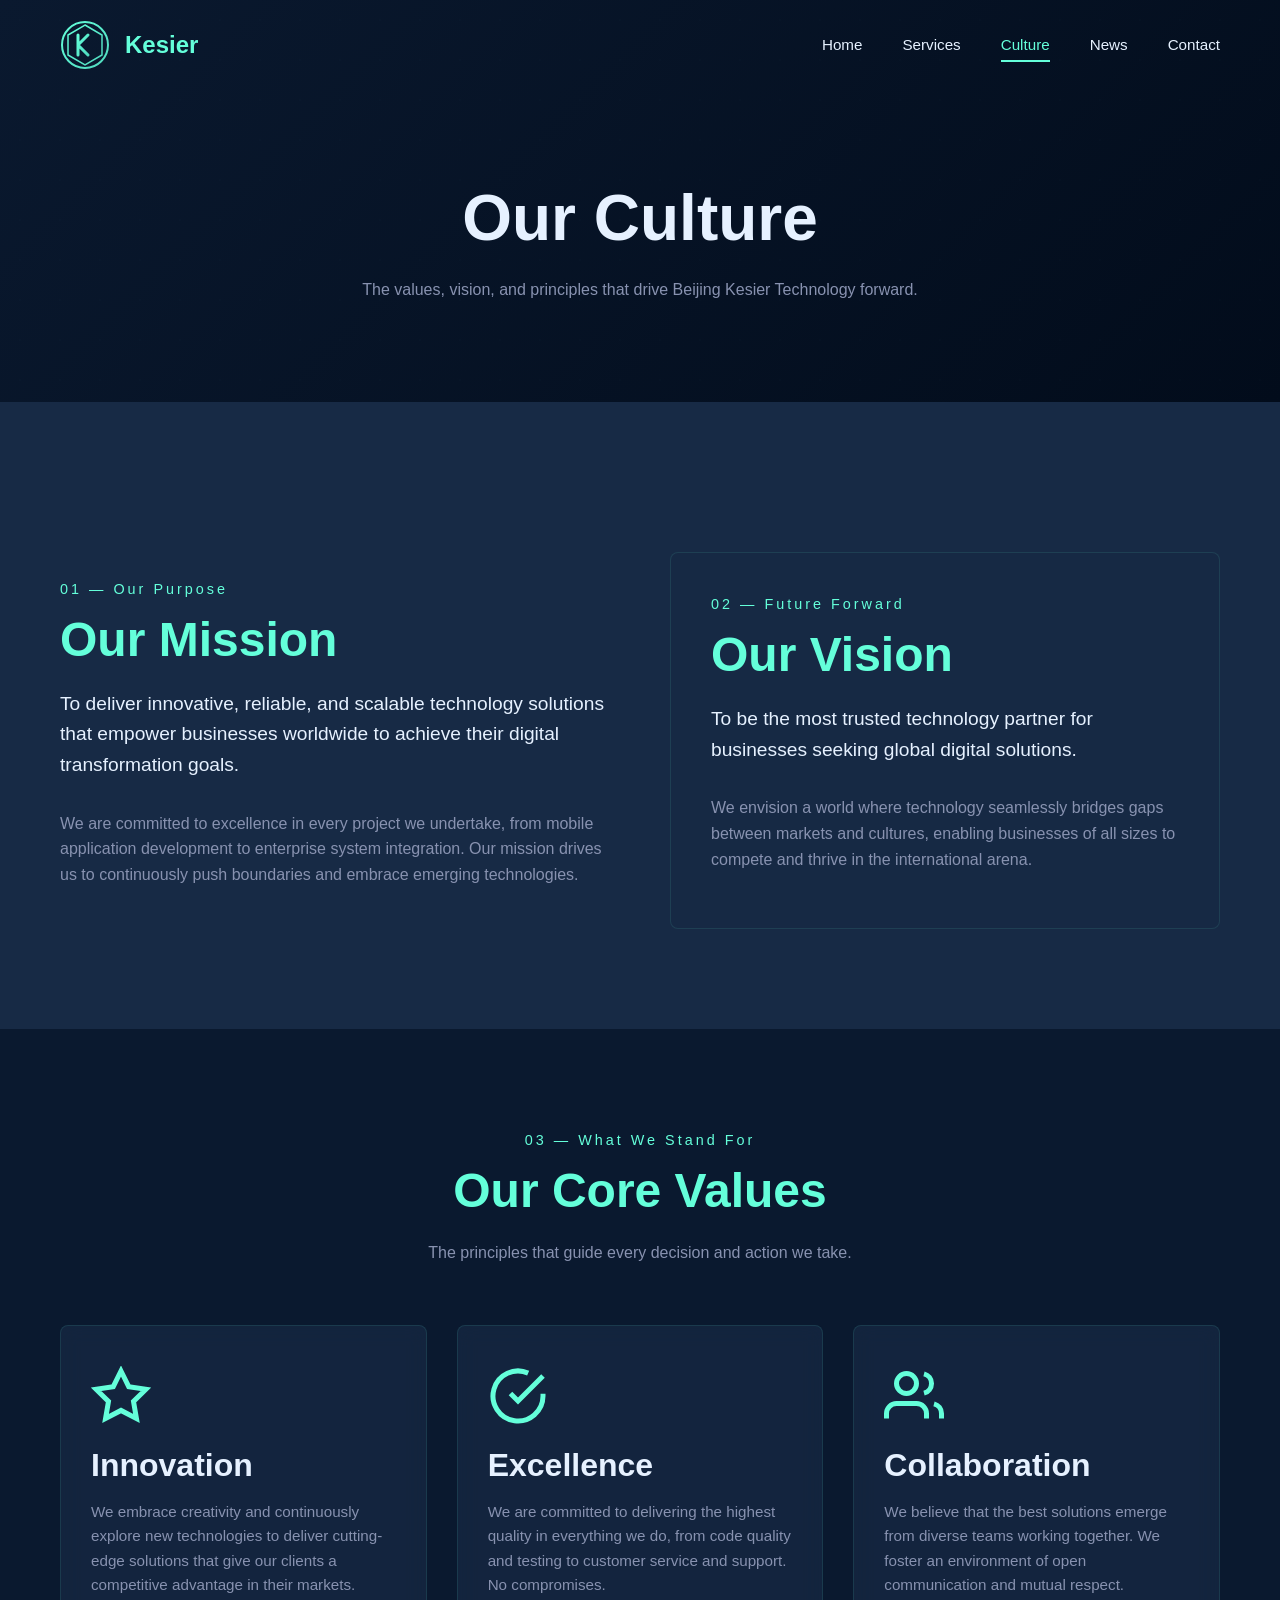
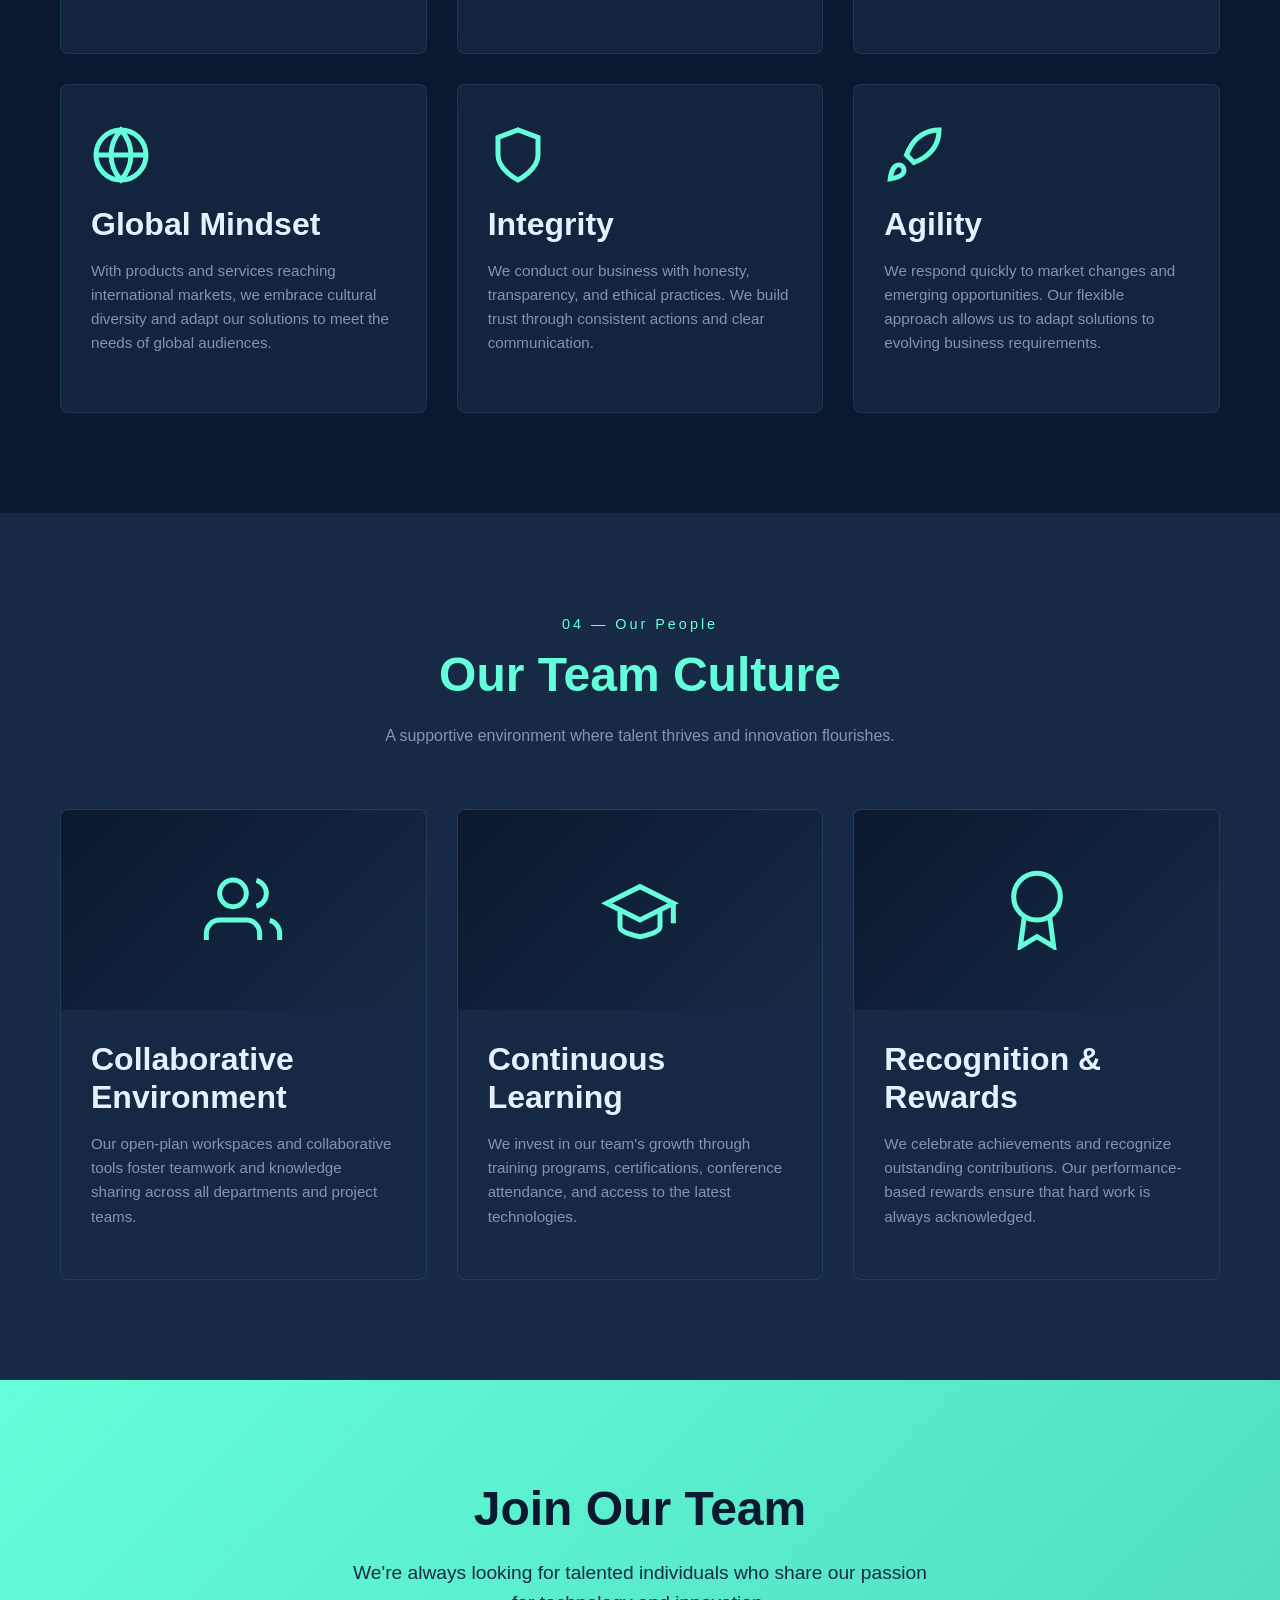
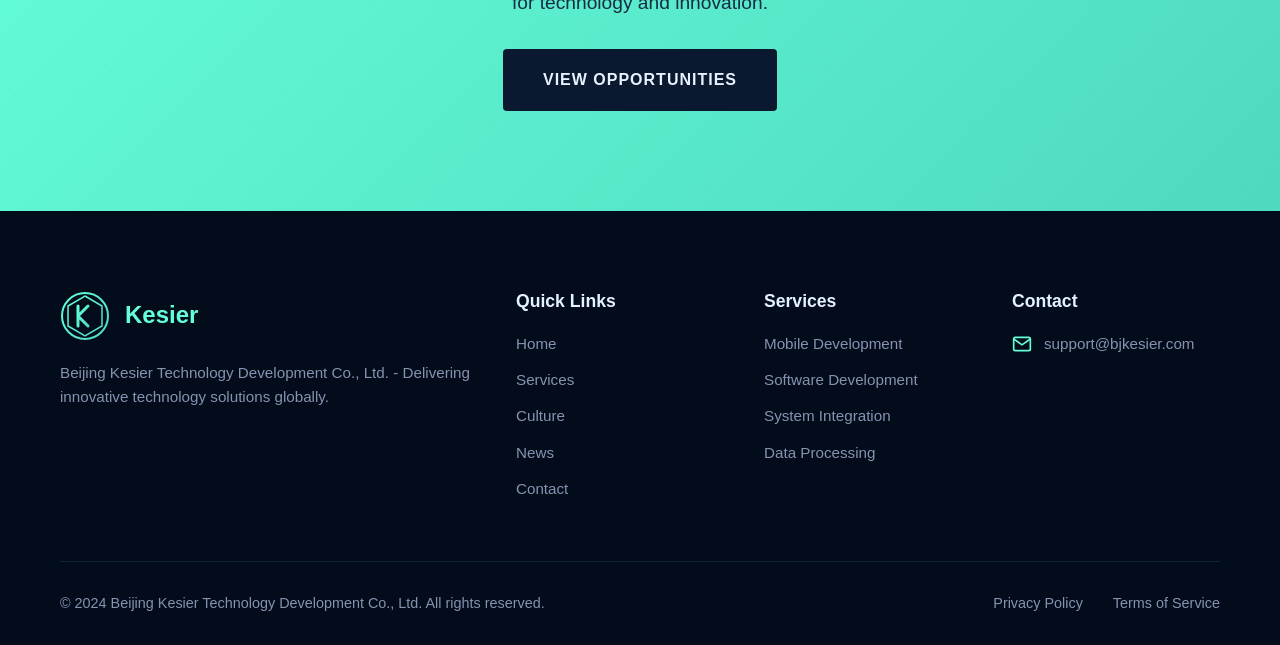
<file: culture.html>
<!DOCTYPE html>
<html lang="en">
<head>
    <meta charset="UTF-8">
    <meta name="viewport" content="width=device-width, initial-scale=1.0">
    <meta name="description" content="Beijing Kesier Technology Culture - Our mission, vision, core values, and commitment to innovation in the global technology landscape.">
    <meta name="keywords" content="Beijing Kesier, Company Culture, Technology Values, Innovation, Teamwork, Career, Beijing Technology">
    <meta name="author" content="Beijing Kesier Technology Development Co., Ltd.">
    <meta name="robots" content="index, follow">
    <link rel="canonical" href="https://bjkesier.com/culture">
    <title>Our Culture | Beijing Kesier Technology Development Co., Ltd.</title>
    <link rel="icon" type="image/svg+xml" href="images/logo.svg">
    <link rel="stylesheet" href="css/main.css">
    <link rel="stylesheet" href="css/animations.css">
    <link rel="stylesheet" href="css/responsive.css">
</head>
<body>
    <nav class="navbar" role="navigation" aria-label="Main navigation">
        <div class="nav-container">
            <a href="index.html" class="logo" aria-label="Beijing Kesier Home">
                <svg xmlns="http://www.w3.org/2000/svg" viewBox="0 0 50 50" width="50" height="50">
                    <defs><linearGradient id="logoGradientNav" x1="0%" y1="0%" x2="100%" y2="100%"><stop offset="0%" style="stop-color:#64ffda;stop-opacity:1" /><stop offset="100%" style="stop-color:#4fd9be;stop-opacity:1" /></linearGradient></defs>
                    <circle cx="25" cy="25" r="23" fill="none" stroke="url(#logoGradientNav)" stroke-width="2"/>
                    <polygon points="25,5 42,15 42,35 25,45 8,35 8,15" fill="none" stroke="url(#logoGradientNav)" stroke-width="1.5"/>
                    <path d="M18 15 L18 35 M18 25 L28 15 M18 25 L28 35" stroke="url(#logoGradientNav)" stroke-width="3" stroke-linecap="round" stroke-linejoin="round" fill="none"/>
                </svg>
                <span class="logo-text">Kesier</span>
            </a>
            <div class="nav-links" id="navLinks">
                <a href="index.html">Home</a>
                <a href="services.html">Services</a>
                <a href="culture.html" class="active">Culture</a>
                <a href="news.html">News</a>
                <a href="contact.html">Contact</a>
            </div>
            <button class="menu-toggle" id="menuToggle" aria-label="Toggle menu"><span></span><span></span><span></span></button>
        </div>
    </nav>
    <div class="nav-overlay" id="navOverlay"></div>

    <section class="page-header">
        <div class="container">
            <div class="page-header-content">
                <h1>Our Culture</h1>
                <p>The values, vision, and principles that drive Beijing Kesier Technology forward.</p>
            </div>
        </div>
    </section>

    <!-- Mission & Vision -->
    <section class="section about-section" id="mission">
        <div class="container">
            <div class="about-grid" style="grid-template-columns: 1fr 1fr; gap: 60px; align-items: center;">
                <div class="animate-on-scroll">
                    <p class="section-number">01 — Our Purpose</p>
                    <h2 class="section-title" style="text-align: left;">Our Mission</h2>
                    <p style="font-size: 1.2rem; color: var(--text-primary); margin-bottom: 30px;">
                        To deliver innovative, reliable, and scalable technology solutions that empower businesses worldwide to achieve their digital transformation goals.
                    </p>
                    <p>
                        We are committed to excellence in every project we undertake, from mobile application development to enterprise system integration. Our mission drives us to continuously push boundaries and embrace emerging technologies.
                    </p>
                </div>
                <div class="animate-on-scroll" style="background: var(--card-bg); padding: 40px; border-radius: 8px; border: 1px solid var(--border-color);">
                    <p class="section-number">02 — Future Forward</p>
                    <h2 class="section-title" style="text-align: left;">Our Vision</h2>
                    <p style="font-size: 1.2rem; color: var(--text-primary); margin-bottom: 30px;">
                        To be the most trusted technology partner for businesses seeking global digital solutions.
                    </p>
                    <p>
                        We envision a world where technology seamlessly bridges gaps between markets and cultures, enabling businesses of all sizes to compete and thrive in the international arena.
                    </p>
                </div>
            </div>
        </div>
    </section>

    <!-- Core Values -->
    <section class="section" id="values">
        <div class="container">
            <div class="section-header animate-on-scroll">
                <p class="section-number">03 — What We Stand For</p>
                <h2 class="section-title">Our Core Values</h2>
                <p class="section-subtitle">The principles that guide every decision and action we take.</p>
            </div>
            <div class="about-grid">
                <div class="about-card animate-on-scroll animate-delay-1">
                    <div class="about-card-icon">
                        <svg xmlns="http://www.w3.org/2000/svg" viewBox="0 0 24 24" fill="none" stroke="currentColor" stroke-width="2"><polygon points="12 2 15.09 8.26 22 9.27 17 14.14 18.18 21.02 12 17.77 5.82 21.02 7 14.14 2 9.27 8.91 8.26 12 2"></polygon></svg>
                    </div>
                    <h3>Innovation</h3>
                    <p>We embrace creativity and continuously explore new technologies to deliver cutting-edge solutions that give our clients a competitive advantage in their markets.</p>
                </div>
                <div class="about-card animate-on-scroll animate-delay-2">
                    <div class="about-card-icon">
                        <svg xmlns="http://www.w3.org/2000/svg" viewBox="0 0 24 24" fill="none" stroke="currentColor" stroke-width="2"><path d="M22 11.08V12a10 10 0 1 1-5.93-9.14"></path><polyline points="22 4 12 14.01 9 11.01"></polyline></svg>
                    </div>
                    <h3>Excellence</h3>
                    <p>We are committed to delivering the highest quality in everything we do, from code quality and testing to customer service and support. No compromises.</p>
                </div>
                <div class="about-card animate-on-scroll animate-delay-3">
                    <div class="about-card-icon">
                        <svg xmlns="http://www.w3.org/2000/svg" viewBox="0 0 24 24" fill="none" stroke="currentColor" stroke-width="2"><path d="M17 21v-2a4 4 0 0 0-4-4H5a4 4 0 0 0-4 4v2"></path><circle cx="9" cy="7" r="4"></circle><path d="M23 21v-2a4 4 0 0 0-3-3.87"></path><path d="M16 3.13a4 4 0 0 1 0 7.75"></path></svg>
                    </div>
                    <h3>Collaboration</h3>
                    <p>We believe that the best solutions emerge from diverse teams working together. We foster an environment of open communication and mutual respect.</p>
                </div>
                <div class="about-card animate-on-scroll animate-delay-4">
                    <div class="about-card-icon">
                        <svg xmlns="http://www.w3.org/2000/svg" viewBox="0 0 24 24" fill="none" stroke="currentColor" stroke-width="2"><circle cx="12" cy="12" r="10"></circle><line x1="2" y1="12" x2="22" y2="12"></line><path d="M12 2a15.3 15.3 0 0 1 4 10 15.3 15.3 0 0 1-4 10 15.3 15.3 0 0 1-4-10 15.3 15.3 0 0 1 4-10z"></path></svg>
                    </div>
                    <h3>Global Mindset</h3>
                    <p>With products and services reaching international markets, we embrace cultural diversity and adapt our solutions to meet the needs of global audiences.</p>
                </div>
                <div class="about-card animate-on-scroll animate-delay-4">
                    <div class="about-card-icon">
                        <svg xmlns="http://www.w3.org/2000/svg" viewBox="0 0 24 24" fill="none" stroke="currentColor" stroke-width="2"><path d="M12 22s8-4 8-10V5l-8-3-8 3v7c0 6 8 10 8 10z"></path></svg>
                    </div>
                    <h3>Integrity</h3>
                    <p>We conduct our business with honesty, transparency, and ethical practices. We build trust through consistent actions and clear communication.</p>
                </div>
                <div class="about-card animate-on-scroll animate-delay-4">
                    <div class="about-card-icon">
                        <svg xmlns="http://www.w3.org/2000/svg" viewBox="0 0 24 24" fill="none" stroke="currentColor" stroke-width="2"><path d="M4.5 16.5c-1.5 1.26-2 5-2 5s3.74-.5 5-2c.71-.84.7-2.13-.09-2.91a2.18 2.18 0 0 0-2.91-.09z"></path><path d="M12 15l-3-3a22 22 0 0 1 2-3.95A12.88 12.88 0 0 1 22 2c0 2.72-.78 7.5-6 11a22.35 22.35 0 0 1-4 2z"></path></svg>
                    </div>
                    <h3>Agility</h3>
                    <p>We respond quickly to market changes and emerging opportunities. Our flexible approach allows us to adapt solutions to evolving business requirements.</p>
                </div>
            </div>
        </div>
    </section>

    <!-- Team Culture -->
    <section class="section about-section" id="team">
        <div class="container">
            <div class="section-header animate-on-scroll">
                <p class="section-number">04 — Our People</p>
                <h2 class="section-title">Our Team Culture</h2>
                <p class="section-subtitle">A supportive environment where talent thrives and innovation flourishes.</p>
            </div>
            <div class="services-grid">
                <div class="service-card animate-on-scroll animate-delay-1">
                    <div class="service-image" style="background: linear-gradient(135deg, #0a192f, #172a45);">
                        <svg xmlns="http://www.w3.org/2000/svg" viewBox="0 0 24 24" fill="none" stroke="currentColor" stroke-width="1.5"><path d="M17 21v-2a4 4 0 0 0-4-4H5a4 4 0 0 0-4 4v2"></path><circle cx="9" cy="7" r="4"></circle><path d="M23 21v-2a4 4 0 0 0-3-3.87"></path><path d="M16 3.13a4 4 0 0 1 0 7.75"></path></svg>
                    </div>
                    <div class="service-content">
                        <h3>Collaborative Environment</h3>
                        <p>Our open-plan workspaces and collaborative tools foster teamwork and knowledge sharing across all departments and project teams.</p>
                    </div>
                </div>
                <div class="service-card animate-on-scroll animate-delay-2">
                    <div class="service-image" style="background: linear-gradient(135deg, #0a192f, #172a45);">
                        <svg xmlns="http://www.w3.org/2000/svg" viewBox="0 0 24 24" fill="none" stroke="currentColor" stroke-width="1.5"><path d="M22 10v6M2 10l10-5 10 5-10 5z"></path><path d="M6 12v5c0 2 6 3 6 3s6-1 6-3v-5"></path></svg>
                    </div>
                    <div class="service-content">
                        <h3>Continuous Learning</h3>
                        <p>We invest in our team's growth through training programs, certifications, conference attendance, and access to the latest technologies.</p>
                    </div>
                </div>
                <div class="service-card animate-on-scroll animate-delay-3">
                    <div class="service-image" style="background: linear-gradient(135deg, #0a192f, #172a45);">
                        <svg xmlns="http://www.w3.org/2000/svg" viewBox="0 0 24 24" fill="none" stroke="currentColor" stroke-width="1.5"><circle cx="12" cy="8" r="7"></circle><polyline points="8.21 13.89 7 23 12 20 17 23 15.79 13.88"></polyline></svg>
                    </div>
                    <div class="service-content">
                        <h3>Recognition & Rewards</h3>
                        <p>We celebrate achievements and recognize outstanding contributions. Our performance-based rewards ensure that hard work is always acknowledged.</p>
                    </div>
                </div>
            </div>
        </div>
    </section>

    <!-- Career CTA -->
    <section class="cta-section">
        <div class="container">
            <div class="cta-content animate-on-scroll">
                <h2>Join Our Team</h2>
                <p>We're always looking for talented individuals who share our passion for technology and innovation.</p>
                <a href="contact.html" class="btn cta-btn">View Opportunities</a>
            </div>
        </div>
    </section>

    <!-- Footer -->
    <footer class="footer" role="contentinfo">
        <div class="container">
            <div class="footer-grid">
                <div class="footer-brand">
                    <a href="index.html" class="logo">
                        <svg xmlns="http://www.w3.org/2000/svg" viewBox="0 0 50 50" width="50" height="50"><defs><linearGradient id="lgf" x1="0%" y1="0%" x2="100%" y2="100%"><stop offset="0%" style="stop-color:#64ffda"/><stop offset="100%" style="stop-color:#4fd9be"/></linearGradient></defs><circle cx="25" cy="25" r="23" fill="none" stroke="url(#lgf)" stroke-width="2"/><polygon points="25,5 42,15 42,35 25,45 8,35 8,15" fill="none" stroke="url(#lgf)" stroke-width="1.5"/><path d="M18 15 L18 35 M18 25 L28 15 M18 25 L28 35" stroke="url(#lgf)" stroke-width="3" stroke-linecap="round" stroke-linejoin="round" fill="none"/></svg>
                        <span class="logo-text">Kesier</span>
                    </a>
                    <p>Beijing Kesier Technology Development Co., Ltd. - Delivering innovative technology solutions globally.</p>
                </div>
                <div class="footer-column">
                    <h4>Quick Links</h4>
                    <div class="footer-links">
                        <a href="index.html">Home</a>
                        <a href="services.html">Services</a>
                        <a href="culture.html">Culture</a>
                        <a href="news.html">News</a>
                        <a href="contact.html">Contact</a>
                    </div>
                </div>
                <div class="footer-column">
                    <h4>Services</h4>
                    <div class="footer-links">
                        <a href="services.html">Mobile Development</a>
                        <a href="services.html">Software Development</a>
                        <a href="services.html">System Integration</a>
                        <a href="services.html">Data Processing</a>
                    </div>
                </div>
                <div class="footer-column">
                    <h4>Contact</h4>
                    <div class="footer-contact">
                        <div class="footer-contact-item">
                            <svg xmlns="http://www.w3.org/2000/svg" width="20" height="20" viewBox="0 0 24 24" fill="none" stroke="currentColor" stroke-width="2"><path d="M4 4h16c1.1 0 2 .9 2 2v12c0 1.1-.9 2-2 2H4c-1.1 0-2-.9-2-2V6c0-1.1.9-2 2-2z"></path><polyline points="22,6 12,13 2,6"></polyline></svg>
                            <a href="mailto:support@bjkesier.com">support@bjkesier.com</a>
                        </div>
                    </div>
                </div>
            </div>
            <div class="footer-bottom">
                <p>&copy; 2024 Beijing Kesier Technology Development Co., Ltd. All rights reserved.</p>
                <div class="footer-legal">
                    <a href="privacy-policy.html">Privacy Policy</a>
                    <a href="terms-of-service.html">Terms of Service</a>
                </div>
            </div>
        </div>
    </footer>
    <script src="js/main.js"></script>
</body>
</html>
</file>
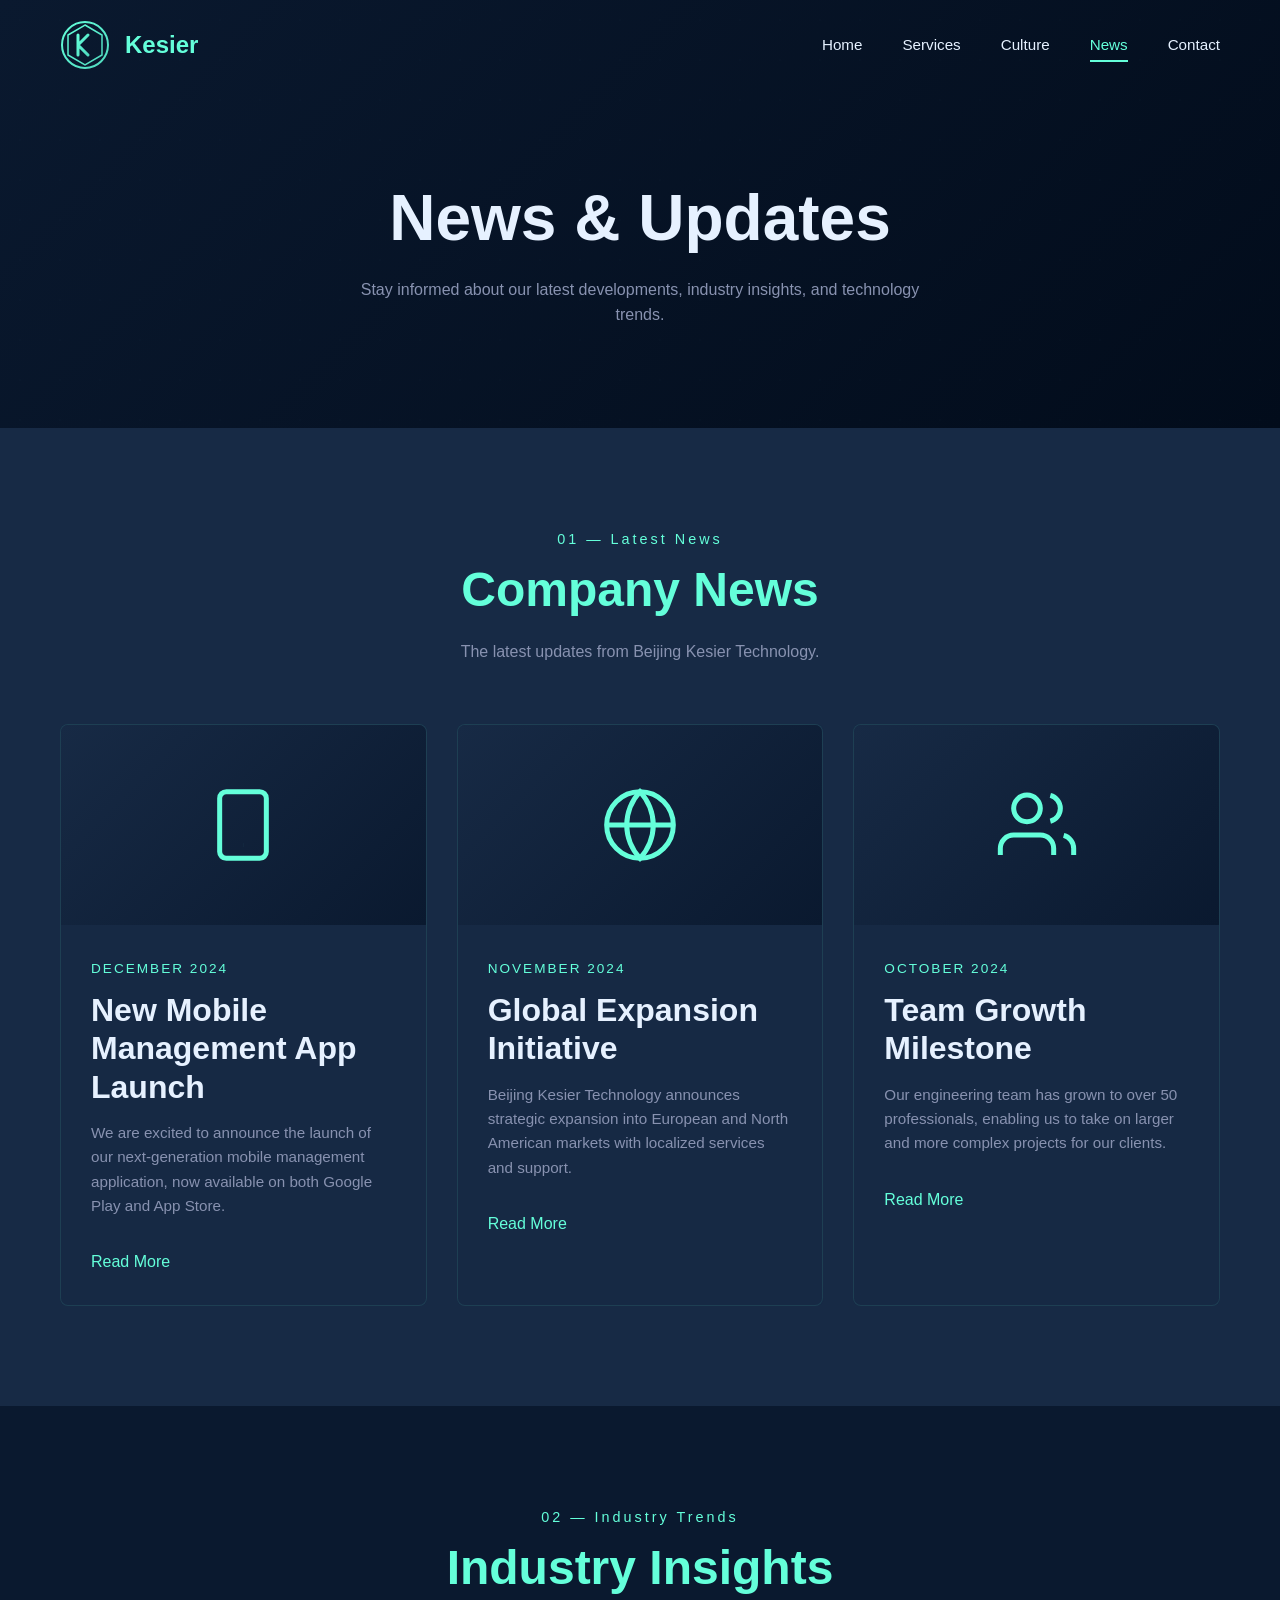
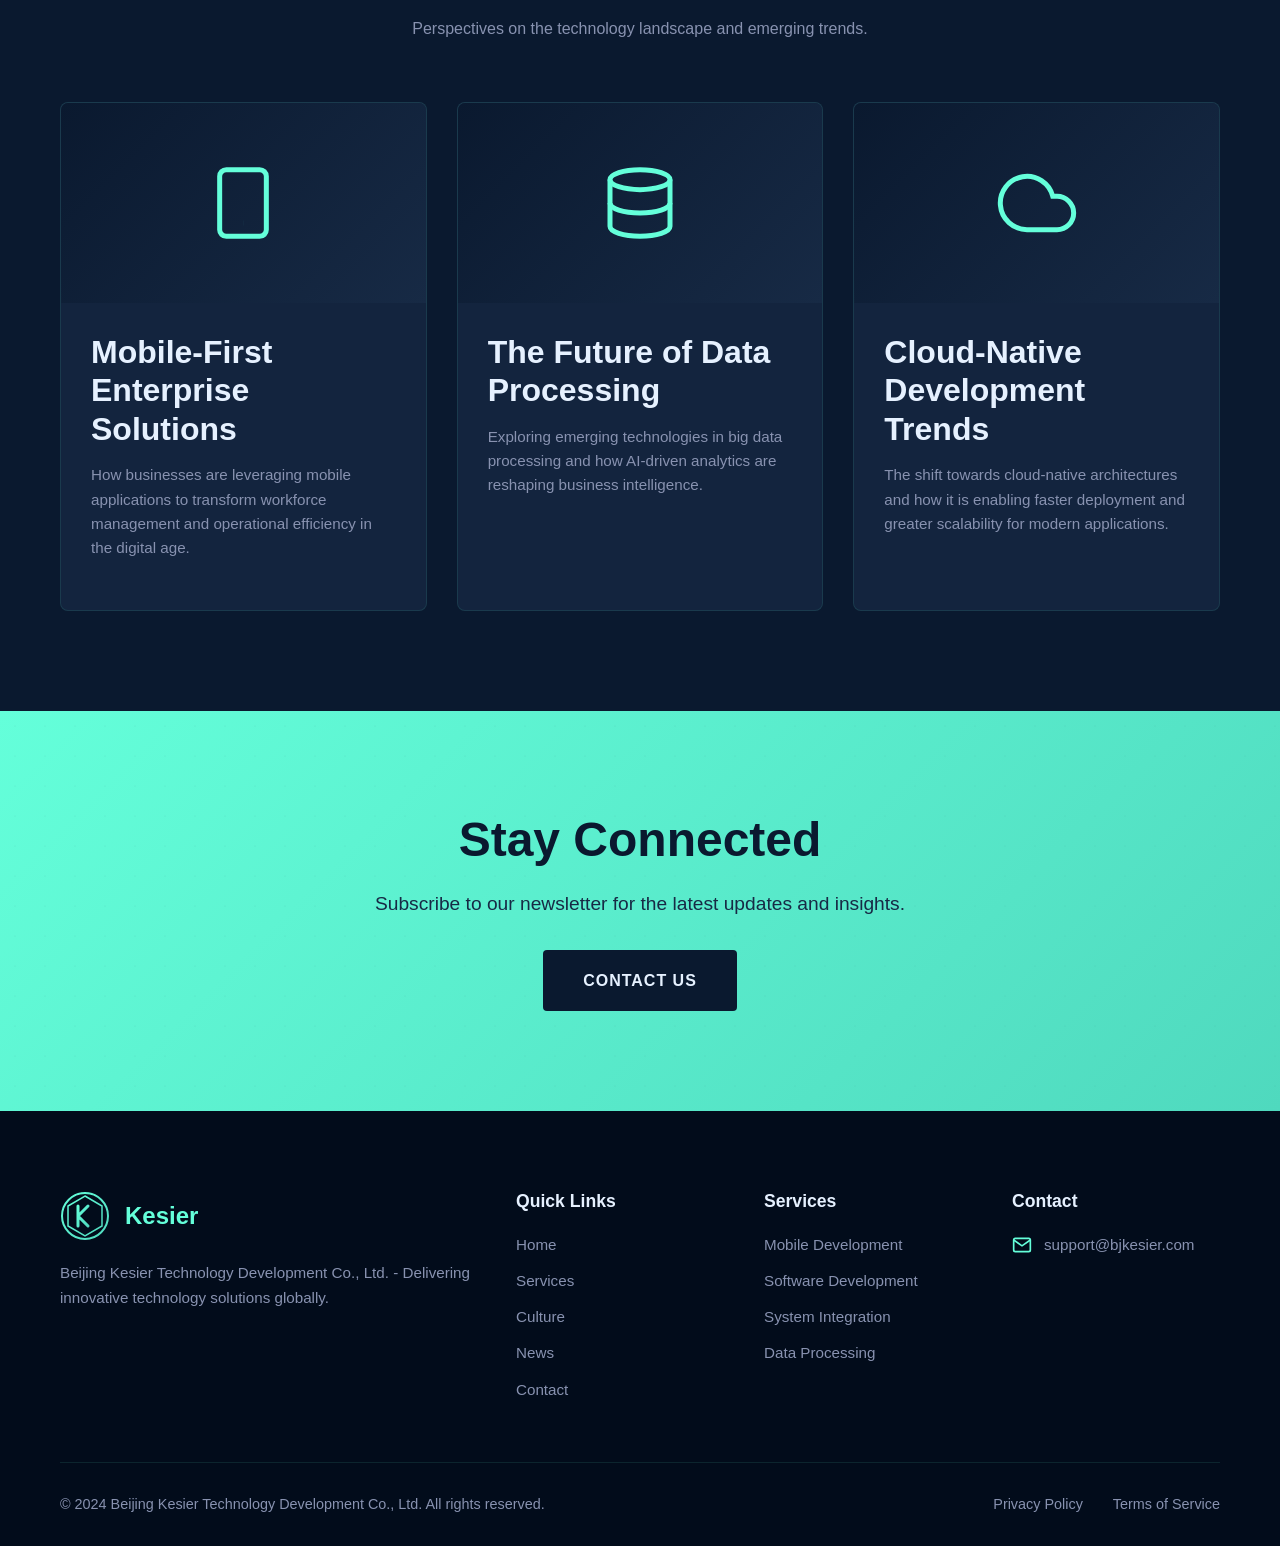
<file: news.html>
<!DOCTYPE html>
<html lang="en">
<head>
    <meta charset="UTF-8">
    <meta name="viewport" content="width=device-width, initial-scale=1.0">
    <meta name="description" content="Latest news and updates from Beijing Kesier Technology - Industry insights, company announcements, and technology trends.">
    <meta name="keywords" content="Beijing Kesier News, Technology Updates, Company News, Industry Insights, Mobile App News">
    <meta name="author" content="Beijing Kesier Technology Development Co., Ltd.">
    <meta name="robots" content="index, follow">
    <link rel="canonical" href="https://bjkesier.com/news">
    <title>News & Updates | Beijing Kesier Technology Development Co., Ltd.</title>
    <link rel="icon" type="image/svg+xml" href="images/logo.svg">
    <link rel="stylesheet" href="css/main.css">
    <link rel="stylesheet" href="css/animations.css">
    <link rel="stylesheet" href="css/responsive.css">
</head>
<body>
    <nav class="navbar" role="navigation" aria-label="Main navigation">
        <div class="nav-container">
            <a href="index.html" class="logo" aria-label="Beijing Kesier Home">
                <svg xmlns="http://www.w3.org/2000/svg" viewBox="0 0 50 50" width="50" height="50">
                    <defs><linearGradient id="logoGradientNav" x1="0%" y1="0%" x2="100%" y2="100%"><stop offset="0%" style="stop-color:#64ffda;stop-opacity:1" /><stop offset="100%" style="stop-color:#4fd9be;stop-opacity:1" /></linearGradient></defs>
                    <circle cx="25" cy="25" r="23" fill="none" stroke="url(#logoGradientNav)" stroke-width="2"/>
                    <polygon points="25,5 42,15 42,35 25,45 8,35 8,15" fill="none" stroke="url(#logoGradientNav)" stroke-width="1.5"/>
                    <path d="M18 15 L18 35 M18 25 L28 15 M18 25 L28 35" stroke="url(#logoGradientNav)" stroke-width="3" stroke-linecap="round" stroke-linejoin="round" fill="none"/>
                </svg>
                <span class="logo-text">Kesier</span>
            </a>
            <div class="nav-links" id="navLinks">
                <a href="index.html">Home</a>
                <a href="services.html">Services</a>
                <a href="culture.html">Culture</a>
                <a href="news.html" class="active">News</a>
                <a href="contact.html">Contact</a>
            </div>
            <button class="menu-toggle" id="menuToggle" aria-label="Toggle menu"><span></span><span></span><span></span></button>
        </div>
    </nav>
    <div class="nav-overlay" id="navOverlay"></div>

    <section class="page-header">
        <div class="container">
            <div class="page-header-content">
                <h1>News & Updates</h1>
                <p>Stay informed about our latest developments, industry insights, and technology trends.</p>
            </div>
        </div>
    </section>

    <!-- News Section -->
    <section class="section about-section" id="company-news">
        <div class="container">
            <div class="section-header animate-on-scroll">
                <p class="section-number">01 — Latest News</p>
                <h2 class="section-title">Company News</h2>
                <p class="section-subtitle">The latest updates from Beijing Kesier Technology.</p>
            </div>
            <div class="about-grid">
                <div class="about-card animate-on-scroll animate-delay-1" style="padding: 0; overflow: hidden;">
                    <div style="height: 200px; background: linear-gradient(135deg, var(--secondary-color), var(--primary-color)); display: flex; align-items: center; justify-content: center;">
                        <svg xmlns="http://www.w3.org/2000/svg" viewBox="0 0 24 24" fill="none" stroke="var(--accent-color)" stroke-width="1.5" width="80" height="80"><rect x="5" y="2" width="14" height="20" rx="2" ry="2"></rect><line x1="12" y1="18" x2="12.01" y2="18"></line></svg>
                    </div>
                    <div style="padding: 30px;">
                        <span style="color: var(--accent-color); font-size: 0.85rem; text-transform: uppercase; letter-spacing: 2px;">December 2024</span>
                        <h3 style="margin-top: 10px; color: var(--text-primary);">New Mobile Management App Launch</h3>
                        <p style="margin-top: 15px;">We are excited to announce the launch of our next-generation mobile management application, now available on both Google Play and App Store.</p>
                        <a href="#" style="color: var(--accent-color); margin-top: 15px; display: inline-block;">Read More</a>
                    </div>
                </div>
                <div class="about-card animate-on-scroll animate-delay-2" style="padding: 0; overflow: hidden;">
                    <div style="height: 200px; background: linear-gradient(135deg, var(--secondary-color), var(--primary-color)); display: flex; align-items: center; justify-content: center;">
                        <svg xmlns="http://www.w3.org/2000/svg" viewBox="0 0 24 24" fill="none" stroke="var(--accent-color)" stroke-width="1.5" width="80" height="80"><circle cx="12" cy="12" r="10"></circle><line x1="2" y1="12" x2="22" y2="12"></line><path d="M12 2a15.3 15.3 0 0 1 4 10 15.3 15.3 0 0 1-4 10 15.3 15.3 0 0 1-4-10 15.3 15.3 0 0 1 4-10z"></path></svg>
                    </div>
                    <div style="padding: 30px;">
                        <span style="color: var(--accent-color); font-size: 0.85rem; text-transform: uppercase; letter-spacing: 2px;">November 2024</span>
                        <h3 style="margin-top: 10px; color: var(--text-primary);">Global Expansion Initiative</h3>
                        <p style="margin-top: 15px;">Beijing Kesier Technology announces strategic expansion into European and North American markets with localized services and support.</p>
                        <a href="#" style="color: var(--accent-color); margin-top: 15px; display: inline-block;">Read More</a>
                    </div>
                </div>
                <div class="about-card animate-on-scroll animate-delay-3" style="padding: 0; overflow: hidden;">
                    <div style="height: 200px; background: linear-gradient(135deg, var(--secondary-color), var(--primary-color)); display: flex; align-items: center; justify-content: center;">
                        <svg xmlns="http://www.w3.org/2000/svg" viewBox="0 0 24 24" fill="none" stroke="var(--accent-color)" stroke-width="1.5" width="80" height="80"><path d="M17 21v-2a4 4 0 0 0-4-4H5a4 4 0 0 0-4 4v2"></path><circle cx="9" cy="7" r="4"></circle><path d="M23 21v-2a4 4 0 0 0-3-3.87"></path><path d="M16 3.13a4 4 0 0 1 0 7.75"></path></svg>
                    </div>
                    <div style="padding: 30px;">
                        <span style="color: var(--accent-color); font-size: 0.85rem; text-transform: uppercase; letter-spacing: 2px;">October 2024</span>
                        <h3 style="margin-top: 10px; color: var(--text-primary);">Team Growth Milestone</h3>
                        <p style="margin-top: 15px;">Our engineering team has grown to over 50 professionals, enabling us to take on larger and more complex projects for our clients.</p>
                        <a href="#" style="color: var(--accent-color); margin-top: 15px; display: inline-block;">Read More</a>
                    </div>
                </div>
            </div>
        </div>
    </section>

    <!-- Industry Insights -->
    <section class="section" id="industry-insights">
        <div class="container">
            <div class="section-header animate-on-scroll">
                <p class="section-number">02 — Industry Trends</p>
                <h2 class="section-title">Industry Insights</h2>
                <p class="section-subtitle">Perspectives on the technology landscape and emerging trends.</p>
            </div>
            <div class="services-grid">
                <div class="service-card animate-on-scroll animate-delay-1">
                    <div class="service-image" style="background: linear-gradient(135deg, #0a192f, #172a45);">
                        <svg xmlns="http://www.w3.org/2000/svg" viewBox="0 0 24 24" fill="none" stroke="currentColor" stroke-width="1.5"><rect x="5" y="2" width="14" height="20" rx="2" ry="2"></rect><line x1="12" y1="18" x2="12.01" y2="18"></line></svg>
                    </div>
                    <div class="service-content">
                        <h3>Mobile-First Enterprise Solutions</h3>
                        <p>How businesses are leveraging mobile applications to transform workforce management and operational efficiency in the digital age.</p>
                    </div>
                </div>
                <div class="service-card animate-on-scroll animate-delay-2">
                    <div class="service-image" style="background: linear-gradient(135deg, #0a192f, #172a45);">
                        <svg xmlns="http://www.w3.org/2000/svg" viewBox="0 0 24 24" fill="none" stroke="currentColor" stroke-width="1.5"><ellipse cx="12" cy="5" rx="9" ry="3"></ellipse><path d="M21 12c0 1.66-4 3-9 3s-9-1.34-9-3"></path><path d="M3 5v14c0 1.66 4 3 9 3s9-1.34 9-3V5"></path></svg>
                    </div>
                    <div class="service-content">
                        <h3>The Future of Data Processing</h3>
                        <p>Exploring emerging technologies in big data processing and how AI-driven analytics are reshaping business intelligence.</p>
                    </div>
                </div>
                <div class="service-card animate-on-scroll animate-delay-3">
                    <div class="service-image" style="background: linear-gradient(135deg, #0a192f, #172a45);">
                        <svg xmlns="http://www.w3.org/2000/svg" viewBox="0 0 24 24" fill="none" stroke="currentColor" stroke-width="1.5"><path d="M18 10h-1.26A8 8 0 1 0 9 20h9a5 5 0 0 0 0-10z"></path></svg>
                    </div>
                    <div class="service-content">
                        <h3>Cloud-Native Development Trends</h3>
                        <p>The shift towards cloud-native architectures and how it is enabling faster deployment and greater scalability for modern applications.</p>
                    </div>
                </div>
            </div>
        </div>
    </section>

    <!-- CTA Section -->
    <section class="cta-section">
        <div class="container">
            <div class="cta-content animate-on-scroll">
                <h2>Stay Connected</h2>
                <p>Subscribe to our newsletter for the latest updates and insights.</p>
                <a href="contact.html" class="btn cta-btn">Contact Us</a>
            </div>
        </div>
    </section>

    <!-- Footer -->
    <footer class="footer" role="contentinfo">
        <div class="container">
            <div class="footer-grid">
                <div class="footer-brand">
                    <a href="index.html" class="logo">
                        <svg xmlns="http://www.w3.org/2000/svg" viewBox="0 0 50 50" width="50" height="50"><defs><linearGradient id="lgf" x1="0%" y1="0%" x2="100%" y2="100%"><stop offset="0%" style="stop-color:#64ffda"/><stop offset="100%" style="stop-color:#4fd9be"/></linearGradient></defs><circle cx="25" cy="25" r="23" fill="none" stroke="url(#lgf)" stroke-width="2"/><polygon points="25,5 42,15 42,35 25,45 8,35 8,15" fill="none" stroke="url(#lgf)" stroke-width="1.5"/><path d="M18 15 L18 35 M18 25 L28 15 M18 25 L28 35" stroke="url(#lgf)" stroke-width="3" stroke-linecap="round" stroke-linejoin="round" fill="none"/></svg>
                        <span class="logo-text">Kesier</span>
                    </a>
                    <p>Beijing Kesier Technology Development Co., Ltd. - Delivering innovative technology solutions globally.</p>
                </div>
                <div class="footer-column">
                    <h4>Quick Links</h4>
                    <div class="footer-links">
                        <a href="index.html">Home</a>
                        <a href="services.html">Services</a>
                        <a href="culture.html">Culture</a>
                        <a href="news.html">News</a>
                        <a href="contact.html">Contact</a>
                    </div>
                </div>
                <div class="footer-column">
                    <h4>Services</h4>
                    <div class="footer-links">
                        <a href="services.html">Mobile Development</a>
                        <a href="services.html">Software Development</a>
                        <a href="services.html">System Integration</a>
                        <a href="services.html">Data Processing</a>
                    </div>
                </div>
                <div class="footer-column">
                    <h4>Contact</h4>
                    <div class="footer-contact">
                        <div class="footer-contact-item">
                            <svg xmlns="http://www.w3.org/2000/svg" width="20" height="20" viewBox="0 0 24 24" fill="none" stroke="currentColor" stroke-width="2"><path d="M4 4h16c1.1 0 2 .9 2 2v12c0 1.1-.9 2-2 2H4c-1.1 0-2-.9-2-2V6c0-1.1.9-2 2-2z"></path><polyline points="22,6 12,13 2,6"></polyline></svg>
                            <a href="mailto:support@bjkesier.com">support@bjkesier.com</a>
                        </div>
                    </div>
                </div>
            </div>
            <div class="footer-bottom">
                <p>&copy; 2024 Beijing Kesier Technology Development Co., Ltd. All rights reserved.</p>
                <div class="footer-legal">
                    <a href="privacy-policy.html">Privacy Policy</a>
                    <a href="terms-of-service.html">Terms of Service</a>
                </div>
            </div>
        </div>
    </footer>
    <script src="js/main.js"></script>
</body>
</html>
</file>
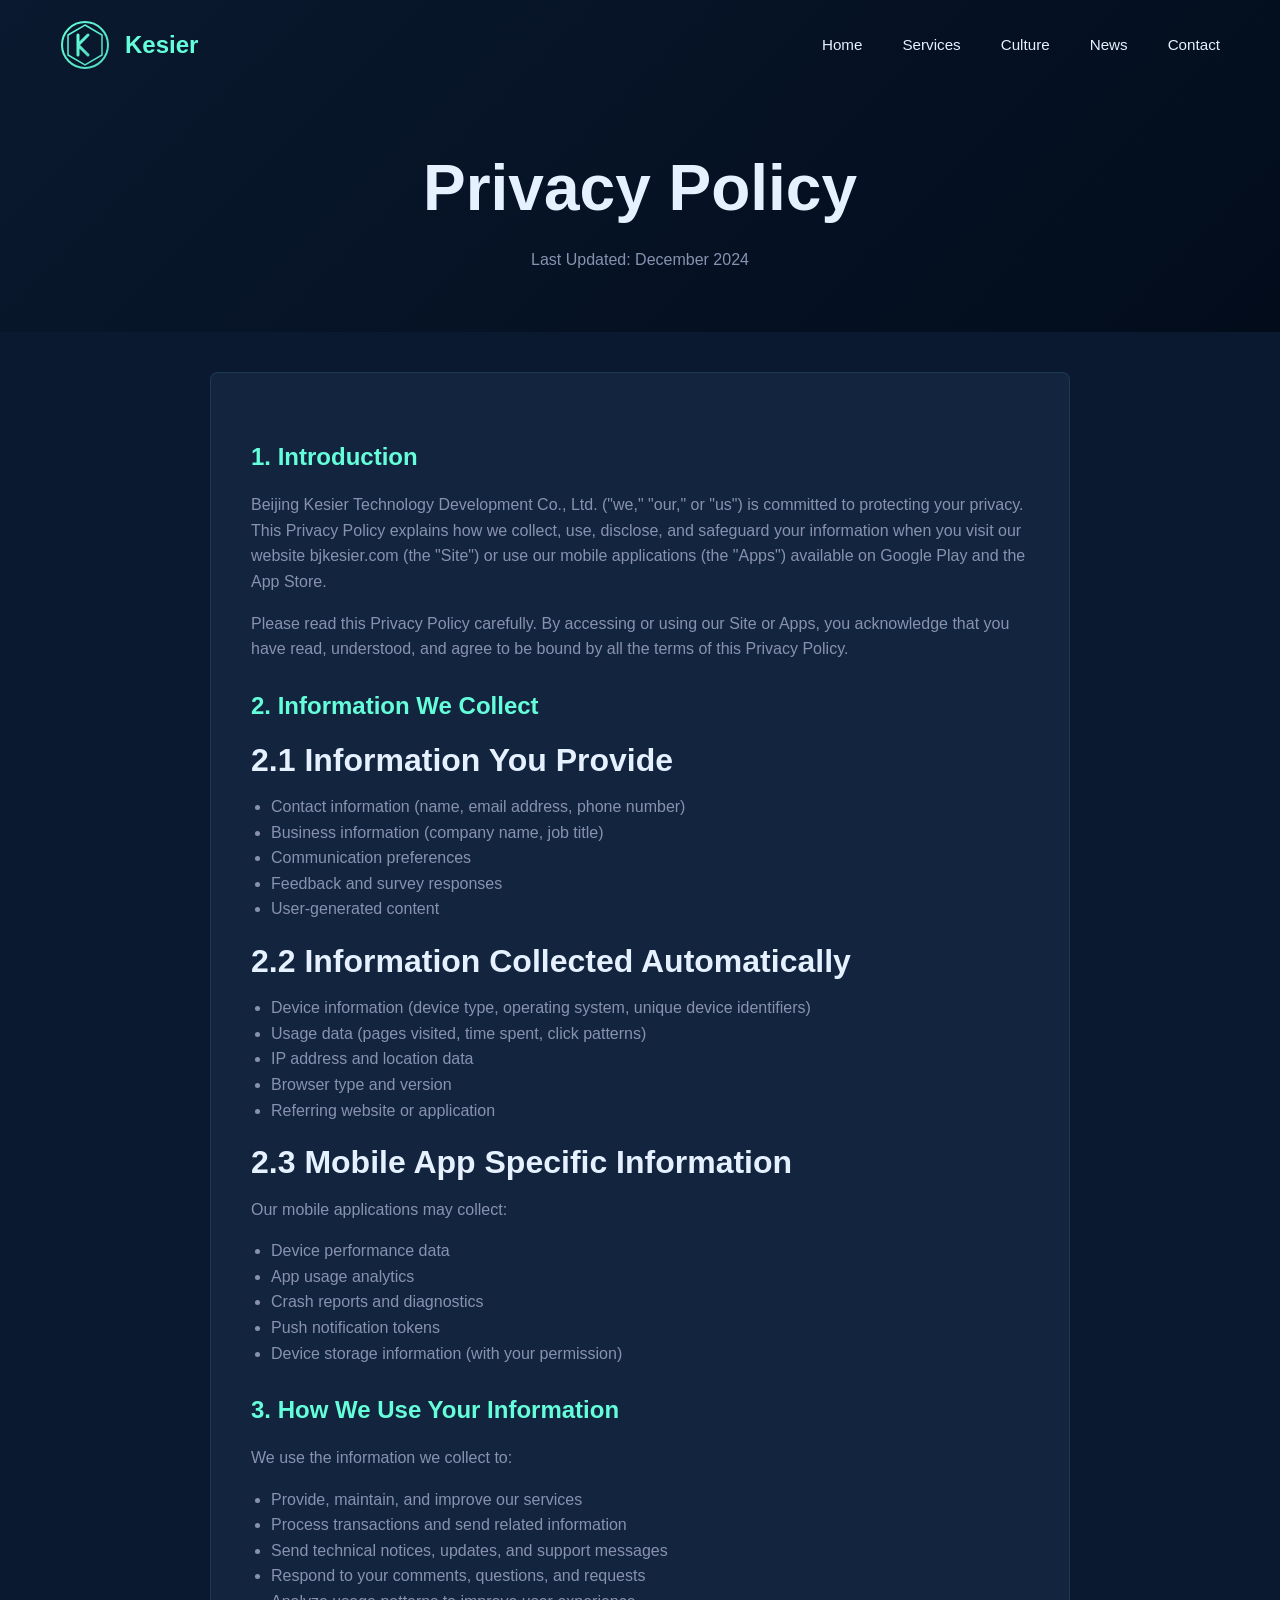
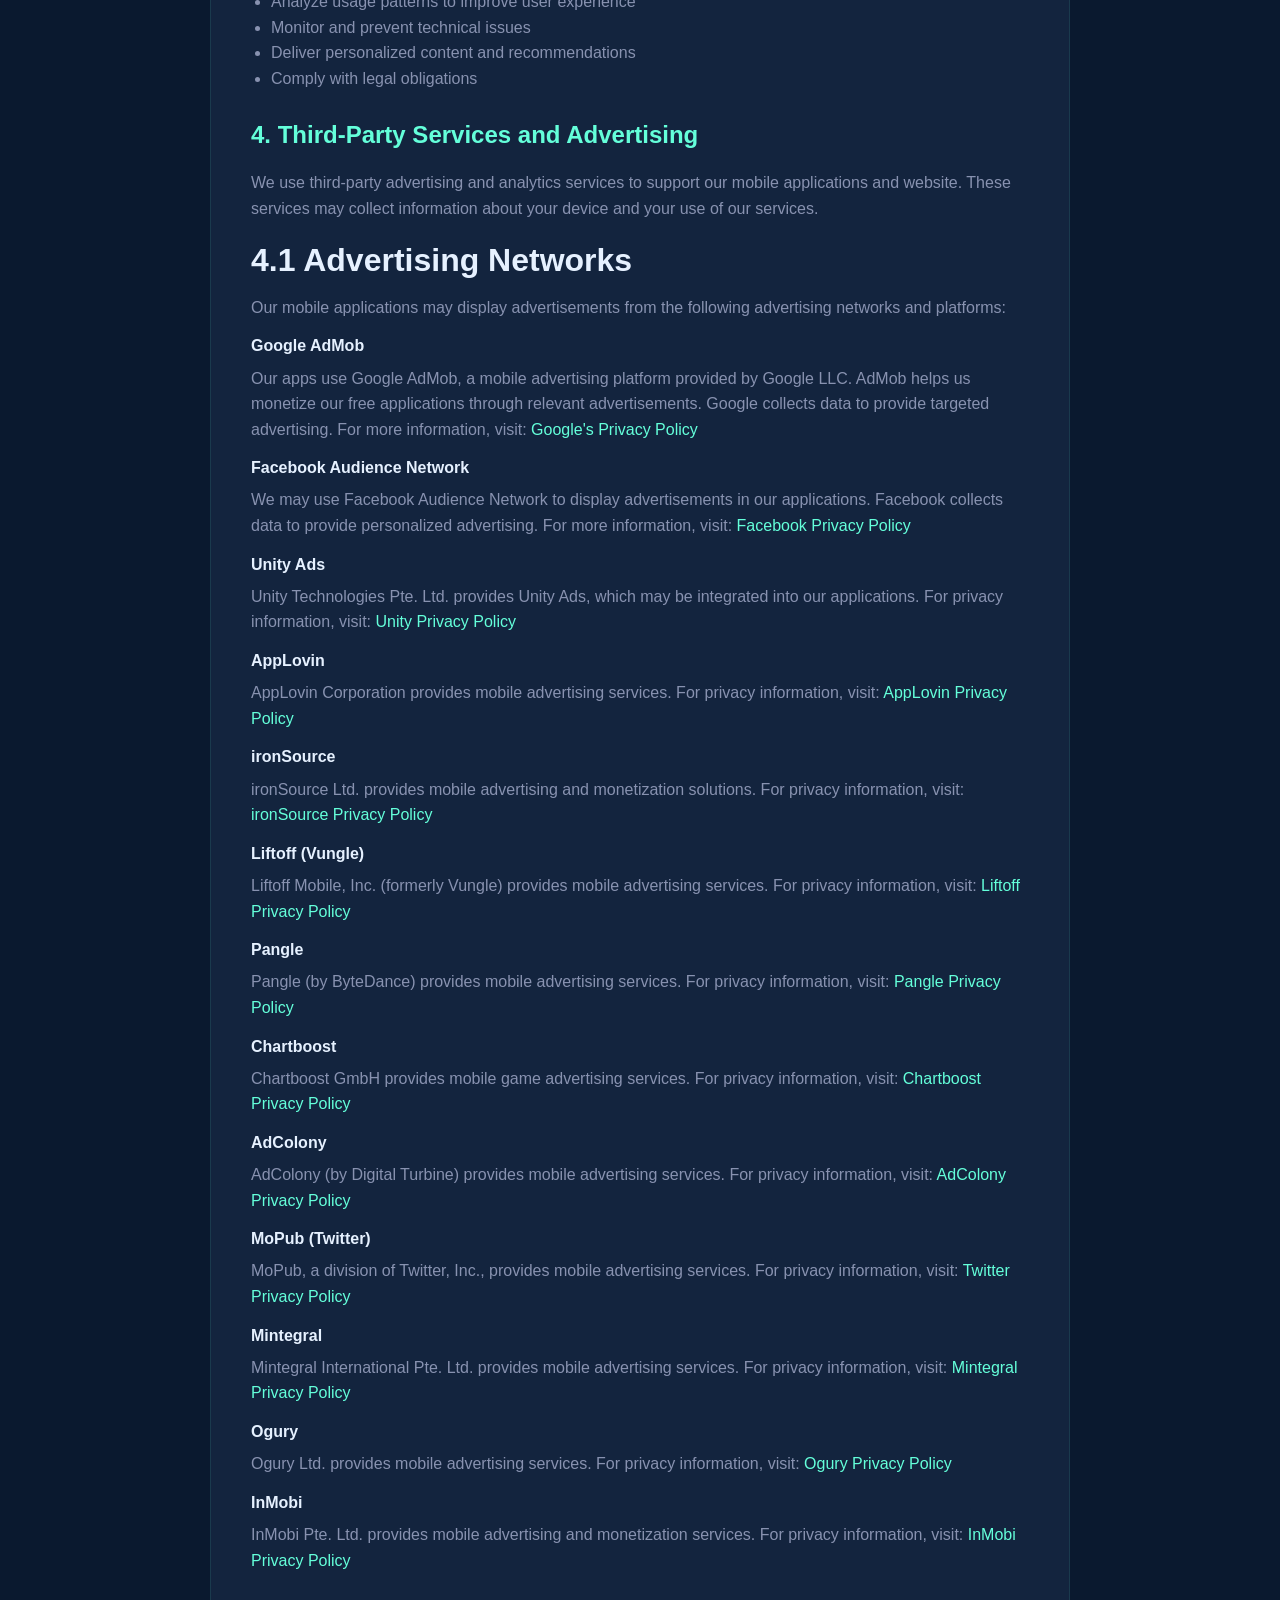
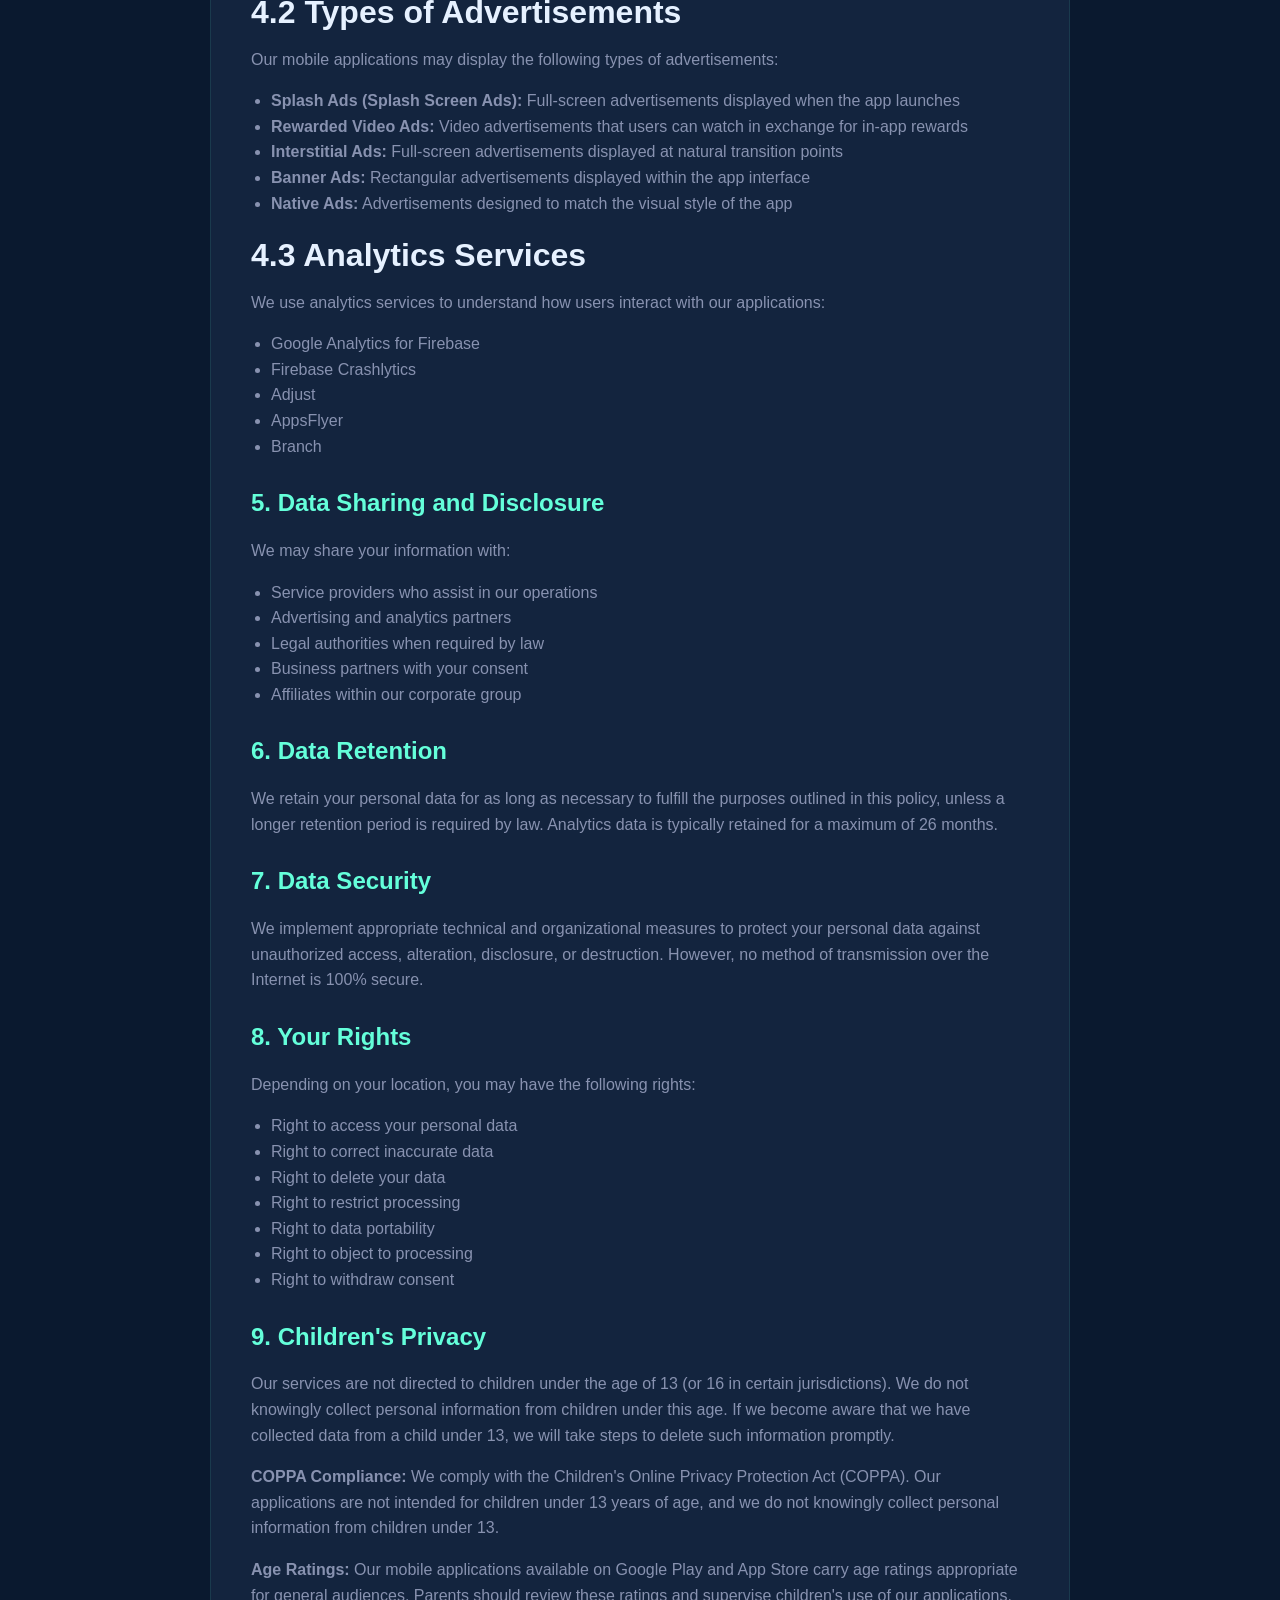
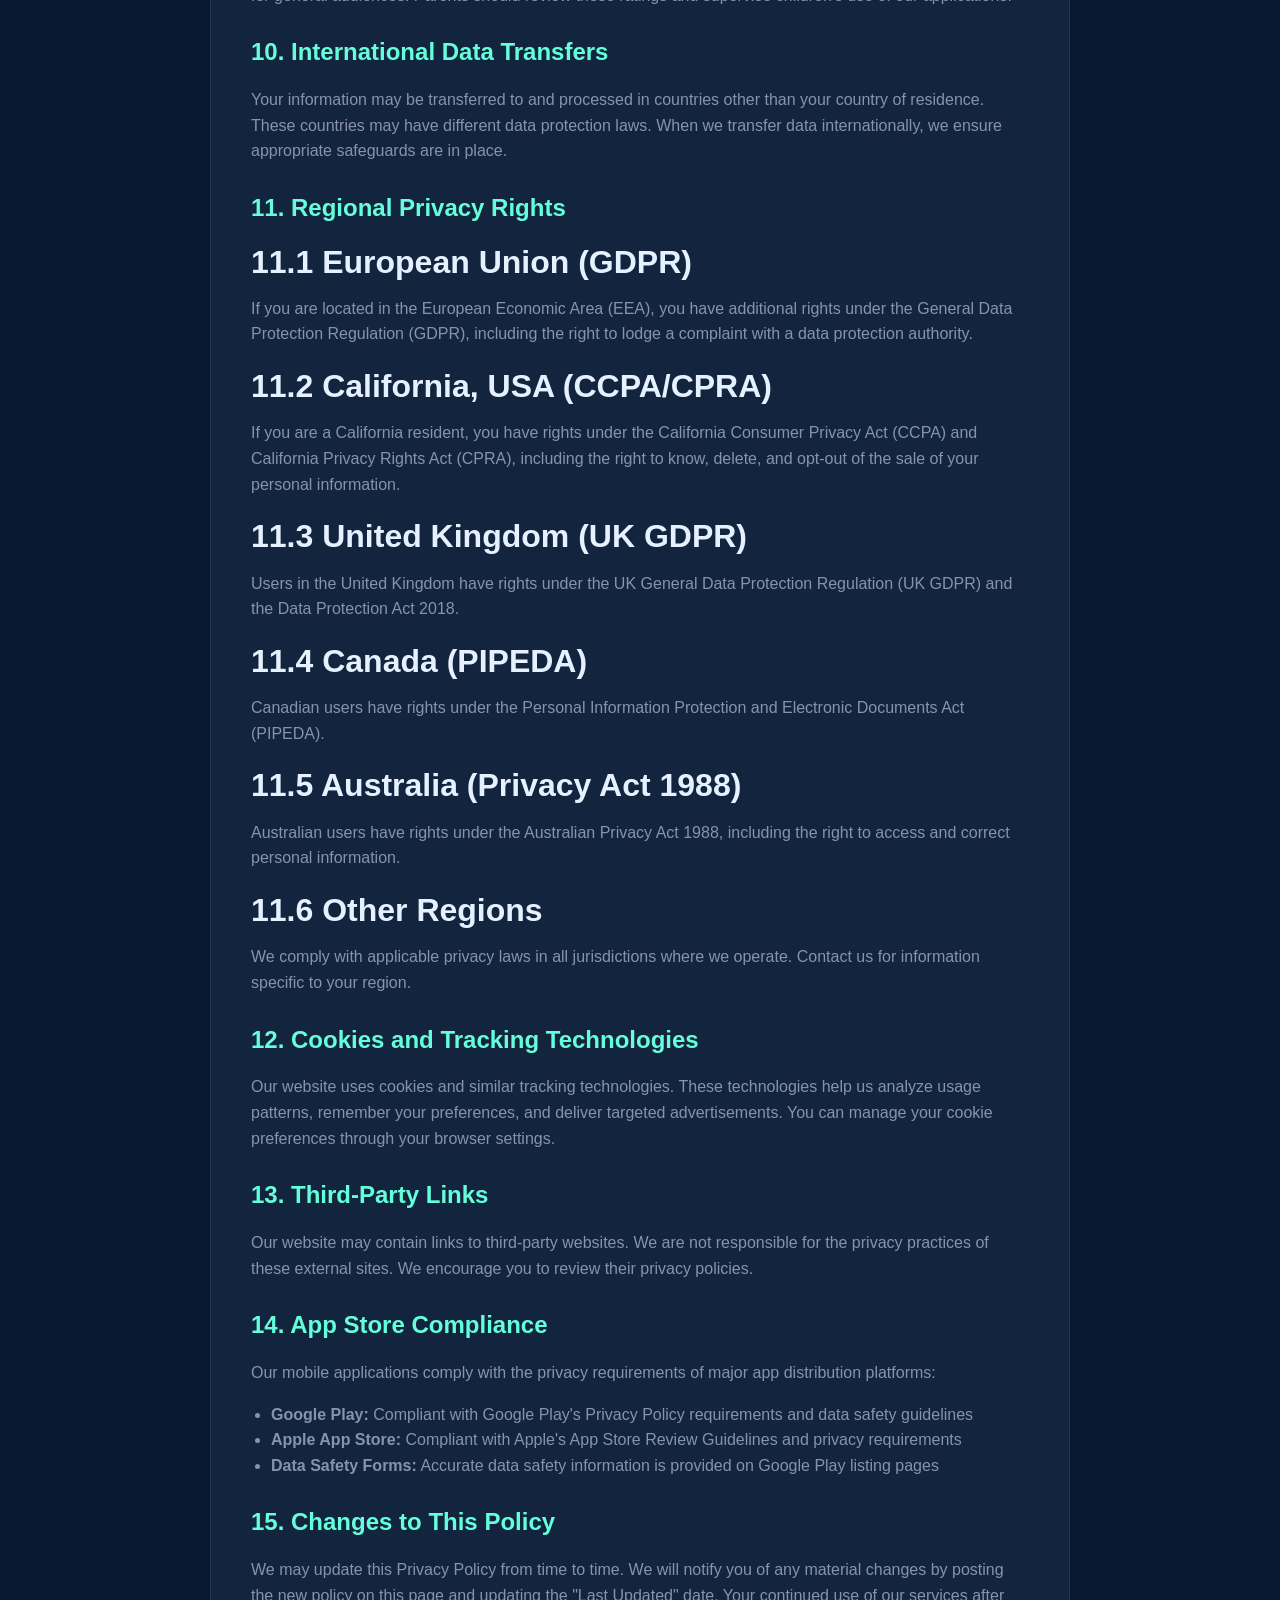
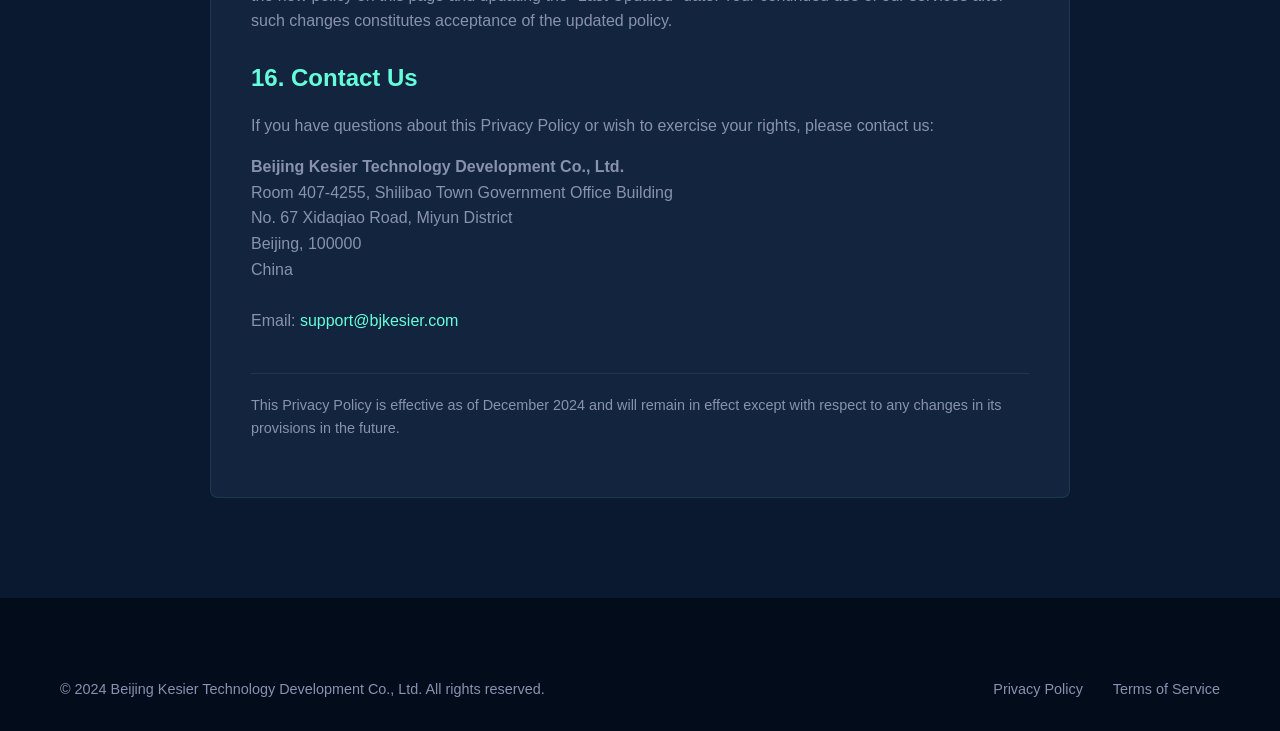
<file: privacy-policy.html>
<!DOCTYPE html>
<html lang="en">
<head>
    <meta charset="UTF-8">
    <meta name="viewport" content="width=device-width, initial-scale=1.0">
    <meta name="description" content="Privacy Policy of Beijing Kesier Technology - Learn how we collect, use, and protect your personal data, including information about advertising networks and third-party services.">
    <meta name="robots" content="noindex, nofollow">
    <title>Privacy Policy | Beijing Kesier Technology Development Co., Ltd.</title>
    <link rel="icon" type="image/svg+xml" href="images/logo.svg">
    <link rel="stylesheet" href="css/main.css">
    <link rel="stylesheet" href="css/animations.css">
    <link rel="stylesheet" href="css/responsive.css">
</head>
<body>
    <nav class="navbar">
        <div class="nav-container">
            <a href="index.html" class="logo">
                <svg xmlns="http://www.w3.org/2000/svg" viewBox="0 0 50 50" width="50" height="50"><defs><linearGradient id="logoGradientNav" x1="0%" y1="0%" x2="100%" y2="100%"><stop offset="0%" style="stop-color:#64ffda;stop-opacity:1" /><stop offset="100%" style="stop-color:#4fd9be;stop-opacity:1" /></linearGradient></defs><circle cx="25" cy="25" r="23" fill="none" stroke="url(#logoGradientNav)" stroke-width="2"/><polygon points="25,5 42,15 42,35 25,45 8,35 8,15" fill="none" stroke="url(#logoGradientNav)" stroke-width="1.5"/><path d="M18 15 L18 35 M18 25 L28 15 M18 25 L28 35" stroke="url(#logoGradientNav)" stroke-width="3" stroke-linecap="round" stroke-linejoin="round" fill="none"/></svg>
                <span class="logo-text">Kesier</span>
            </a>
            <div class="nav-links" id="navLinks">
                <a href="index.html">Home</a>
                <a href="services.html">Services</a>
                <a href="culture.html">Culture</a>
                <a href="news.html">News</a>
                <a href="contact.html">Contact</a>
            </div>
            <button class="menu-toggle" id="menuToggle"><span></span><span></span><span></span></button>
        </div>
    </nav>
    <div class="nav-overlay" id="navOverlay"></div>

    <section class="page-header" style="padding: 150px 0 60px;">
        <div class="container">
            <div class="page-header-content">
                <h1>Privacy Policy</h1>
                <p>Last Updated: December 2024</p>
            </div>
        </div>
    </section>

    <section class="section" style="padding-top: 40px;">
        <div class="container" style="max-width: 900px;">
            <div style="background: var(--card-bg); padding: 40px; border-radius: 8px; border: 1px solid var(--border-color);">
                
                <h2 style="color: var(--accent-color); margin-top: 30px; margin-bottom: 20px; font-size: 1.5rem;">1. Introduction</h2>
                <p>Beijing Kesier Technology Development Co., Ltd. ("we," "our," or "us") is committed to protecting your privacy. This Privacy Policy explains how we collect, use, disclose, and safeguard your information when you visit our website bjkesier.com (the "Site") or use our mobile applications (the "Apps") available on Google Play and the App Store.</p>
                <p>Please read this Privacy Policy carefully. By accessing or using our Site or Apps, you acknowledge that you have read, understood, and agree to be bound by all the terms of this Privacy Policy.</p>

                <h2 style="color: var(--accent-color); margin-top: 30px; margin-bottom: 20px; font-size: 1.5rem;">2. Information We Collect</h2>
                
                <h3 style="color: var(--text-primary); margin-top: 20px; margin-bottom: 15px;">2.1 Information You Provide</h3>
                <ul style="list-style: disc; padding-left: 20px; color: var(--text-secondary);">
                    <li>Contact information (name, email address, phone number)</li>
                    <li>Business information (company name, job title)</li>
                    <li>Communication preferences</li>
                    <li>Feedback and survey responses</li>
                    <li>User-generated content</li>
                </ul>

                <h3 style="color: var(--text-primary); margin-top: 20px; margin-bottom: 15px;">2.2 Information Collected Automatically</h3>
                <ul style="list-style: disc; padding-left: 20px; color: var(--text-secondary);">
                    <li>Device information (device type, operating system, unique device identifiers)</li>
                    <li>Usage data (pages visited, time spent, click patterns)</li>
                    <li>IP address and location data</li>
                    <li>Browser type and version</li>
                    <li>Referring website or application</li>
                </ul>

                <h3 style="color: var(--text-primary); margin-top: 20px; margin-bottom: 15px;">2.3 Mobile App Specific Information</h3>
                <p>Our mobile applications may collect:</p>
                <ul style="list-style: disc; padding-left: 20px; color: var(--text-secondary);">
                    <li>Device performance data</li>
                    <li>App usage analytics</li>
                    <li>Crash reports and diagnostics</li>
                    <li>Push notification tokens</li>
                    <li>Device storage information (with your permission)</li>
                </ul>

                <h2 style="color: var(--accent-color); margin-top: 30px; margin-bottom: 20px; font-size: 1.5rem;">3. How We Use Your Information</h2>
                <p>We use the information we collect to:</p>
                <ul style="list-style: disc; padding-left: 20px; color: var(--text-secondary);">
                    <li>Provide, maintain, and improve our services</li>
                    <li>Process transactions and send related information</li>
                    <li>Send technical notices, updates, and support messages</li>
                    <li>Respond to your comments, questions, and requests</li>
                    <li>Analyze usage patterns to improve user experience</li>
                    <li>Monitor and prevent technical issues</li>
                    <li>Deliver personalized content and recommendations</li>
                    <li>Comply with legal obligations</li>
                </ul>

                <h2 style="color: var(--accent-color); margin-top: 30px; margin-bottom: 20px; font-size: 1.5rem;">4. Third-Party Services and Advertising</h2>
                <p>We use third-party advertising and analytics services to support our mobile applications and website. These services may collect information about your device and your use of our services.</p>

                <h3 style="color: var(--text-primary); margin-top: 20px; margin-bottom: 15px;">4.1 Advertising Networks</h3>
                <p>Our mobile applications may display advertisements from the following advertising networks and platforms:</p>
                
                <h4 style="color: var(--text-primary); margin-top: 15px; margin-bottom: 10px;">Google AdMob</h4>
                <p>Our apps use Google AdMob, a mobile advertising platform provided by Google LLC. AdMob helps us monetize our free applications through relevant advertisements. Google collects data to provide targeted advertising. For more information, visit: <a href="https://policies.google.com/technologies/partner-sites" style="color: var(--accent-color);">Google's Privacy Policy</a></p>

                <h4 style="color: var(--text-primary); margin-top: 15px; margin-bottom: 10px;">Facebook Audience Network</h4>
                <p>We may use Facebook Audience Network to display advertisements in our applications. Facebook collects data to provide personalized advertising. For more information, visit: <a href="https://www.facebook.com/privacy/policy" style="color: var(--accent-color);">Facebook Privacy Policy</a></p>

                <h4 style="color: var(--text-primary); margin-top: 15px; margin-bottom: 10px;">Unity Ads</h4>
                <p>Unity Technologies Pte. Ltd. provides Unity Ads, which may be integrated into our applications. For privacy information, visit: <a href="https://unity.com/legal/privacy-policy" style="color: var(--accent-color);">Unity Privacy Policy</a></p>

                <h4 style="color: var(--text-primary); margin-top: 15px; margin-bottom: 10px;">AppLovin</h4>
                <p>AppLovin Corporation provides mobile advertising services. For privacy information, visit: <a href="https://www.applovin.com/privacy" style="color: var(--accent-color);">AppLovin Privacy Policy</a></p>

                <h4 style="color: var(--text-primary); margin-top: 15px; margin-bottom: 10px;">ironSource</h4>
                <p>ironSource Ltd. provides mobile advertising and monetization solutions. For privacy information, visit: <a href="https://www.is.com/privacy-policy/" style="color: var(--accent-color);">ironSource Privacy Policy</a></p>

                <h4 style="color: var(--text-primary); margin-top: 15px; margin-bottom: 10px;">Liftoff (Vungle)</h4>
                <p>Liftoff Mobile, Inc. (formerly Vungle) provides mobile advertising services. For privacy information, visit: <a href="https://liftoff.io/privacy-policy/" style="color: var(--accent-color);">Liftoff Privacy Policy</a></p>

                <h4 style="color: var(--text-primary); margin-top: 15px; margin-bottom: 10px;">Pangle</h4>
                <p>Pangle (by ByteDance) provides mobile advertising services. For privacy information, visit: <a href="https://www.pangle.io/privacy" style="color: var(--accent-color);">Pangle Privacy Policy</a></p>

                <h4 style="color: var(--text-primary); margin-top: 15px; margin-bottom: 10px;">Chartboost</h4>
                <p>Chartboost GmbH provides mobile game advertising services. For privacy information, visit: <a href="https://www.chartboost.com/privacy/" style="color: var(--accent-color);">Chartboost Privacy Policy</a></p>

                <h4 style="color: var(--text-primary); margin-top: 15px; margin-bottom: 10px;">AdColony</h4>
                <p>AdColony (by Digital Turbine) provides mobile advertising services. For privacy information, visit: <a href="https://www.adcolony.com/privacy-policy/" style="color: var(--accent-color);">AdColony Privacy Policy</a></p>

                <h4 style="color: var(--text-primary); margin-top: 15px; margin-bottom: 10px;">MoPub (Twitter)</h4>
                <p>MoPub, a division of Twitter, Inc., provides mobile advertising services. For privacy information, visit: <a href="https://twitter.com/en/privacy" style="color: var(--accent-color);">Twitter Privacy Policy</a></p>

                <h4 style="color: var(--text-primary); margin-top: 15px; margin-bottom: 10px;">Mintegral</h4>
                <p>Mintegral International Pte. Ltd. provides mobile advertising services. For privacy information, visit: <a href="https://www.mintegral.com/en/privacy/" style="color: var(--accent-color);">Mintegral Privacy Policy</a></p>

                <h4 style="color: var(--text-primary); margin-top: 15px; margin-bottom: 10px;">Ogury</h4>
                <p>Ogury Ltd. provides mobile advertising services. For privacy information, visit: <a href="https://www.ogury.com/privacy-policy/" style="color: var(--accent-color);">Ogury Privacy Policy</a></p>

                <h4 style="color: var(--text-primary); margin-top: 15px; margin-bottom: 10px;">InMobi</h4>
                <p>InMobi Pte. Ltd. provides mobile advertising and monetization services. For privacy information, visit: <a href="https://www.inmobi.com/privacy-policy/" style="color: var(--accent-color);">InMobi Privacy Policy</a></p>

                <h3 style="color: var(--text-primary); margin-top: 20px; margin-bottom: 15px;">4.2 Types of Advertisements</h3>
                <p>Our mobile applications may display the following types of advertisements:</p>
                <ul style="list-style: disc; padding-left: 20px; color: var(--text-secondary);">
                    <li><strong>Splash Ads (Splash Screen Ads):</strong> Full-screen advertisements displayed when the app launches</li>
                    <li><strong>Rewarded Video Ads:</strong> Video advertisements that users can watch in exchange for in-app rewards</li>
                    <li><strong>Interstitial Ads:</strong> Full-screen advertisements displayed at natural transition points</li>
                    <li><strong>Banner Ads:</strong> Rectangular advertisements displayed within the app interface</li>
                    <li><strong>Native Ads:</strong> Advertisements designed to match the visual style of the app</li>
                </ul>

                <h3 style="color: var(--text-primary); margin-top: 20px; margin-bottom: 15px;">4.3 Analytics Services</h3>
                <p>We use analytics services to understand how users interact with our applications:</p>
                <ul style="list-style: disc; padding-left: 20px; color: var(--text-secondary);">
                    <li>Google Analytics for Firebase</li>
                    <li>Firebase Crashlytics</li>
                    <li>Adjust</li>
                    <li>AppsFlyer</li>
                    <li>Branch</li>
                </ul>

                <h2 style="color: var(--accent-color); margin-top: 30px; margin-bottom: 20px; font-size: 1.5rem;">5. Data Sharing and Disclosure</h2>
                <p>We may share your information with:</p>
                <ul style="list-style: disc; padding-left: 20px; color: var(--text-secondary);">
                    <li>Service providers who assist in our operations</li>
                    <li>Advertising and analytics partners</li>
                    <li>Legal authorities when required by law</li>
                    <li>Business partners with your consent</li>
                    <li>Affiliates within our corporate group</li>
                </ul>

                <h2 style="color: var(--accent-color); margin-top: 30px; margin-bottom: 20px; font-size: 1.5rem;">6. Data Retention</h2>
                <p>We retain your personal data for as long as necessary to fulfill the purposes outlined in this policy, unless a longer retention period is required by law. Analytics data is typically retained for a maximum of 26 months.</p>

                <h2 style="color: var(--accent-color); margin-top: 30px; margin-bottom: 20px; font-size: 1.5rem;">7. Data Security</h2>
                <p>We implement appropriate technical and organizational measures to protect your personal data against unauthorized access, alteration, disclosure, or destruction. However, no method of transmission over the Internet is 100% secure.</p>

                <h2 style="color: var(--accent-color); margin-top: 30px; margin-bottom: 20px; font-size: 1.5rem;">8. Your Rights</h2>
                <p>Depending on your location, you may have the following rights:</p>
                <ul style="list-style: disc; padding-left: 20px; color: var(--text-secondary);">
                    <li>Right to access your personal data</li>
                    <li>Right to correct inaccurate data</li>
                    <li>Right to delete your data</li>
                    <li>Right to restrict processing</li>
                    <li>Right to data portability</li>
                    <li>Right to object to processing</li>
                    <li>Right to withdraw consent</li>
                </ul>

                <h2 style="color: var(--accent-color); margin-top: 30px; margin-bottom: 20px; font-size: 1.5rem;">9. Children's Privacy</h2>
                <p>Our services are not directed to children under the age of 13 (or 16 in certain jurisdictions). We do not knowingly collect personal information from children under this age. If we become aware that we have collected data from a child under 13, we will take steps to delete such information promptly.</p>
                <p><strong>COPPA Compliance:</strong> We comply with the Children's Online Privacy Protection Act (COPPA). Our applications are not intended for children under 13 years of age, and we do not knowingly collect personal information from children under 13.</p>
                <p><strong>Age Ratings:</strong> Our mobile applications available on Google Play and App Store carry age ratings appropriate for general audiences. Parents should review these ratings and supervise children's use of our applications.</p>

                <h2 style="color: var(--accent-color); margin-top: 30px; margin-bottom: 20px; font-size: 1.5rem;">10. International Data Transfers</h2>
                <p>Your information may be transferred to and processed in countries other than your country of residence. These countries may have different data protection laws. When we transfer data internationally, we ensure appropriate safeguards are in place.</p>

                <h2 style="color: var(--accent-color); margin-top: 30px; margin-bottom: 20px; font-size: 1.5rem;">11. Regional Privacy Rights</h2>

                <h3 style="color: var(--text-primary); margin-top: 20px; margin-bottom: 15px;">11.1 European Union (GDPR)</h3>
                <p>If you are located in the European Economic Area (EEA), you have additional rights under the General Data Protection Regulation (GDPR), including the right to lodge a complaint with a data protection authority.</p>

                <h3 style="color: var(--text-primary); margin-top: 20px; margin-bottom: 15px;">11.2 California, USA (CCPA/CPRA)</h3>
                <p>If you are a California resident, you have rights under the California Consumer Privacy Act (CCPA) and California Privacy Rights Act (CPRA), including the right to know, delete, and opt-out of the sale of your personal information.</p>

                <h3 style="color: var(--text-primary); margin-top: 20px; margin-bottom: 15px;">11.3 United Kingdom (UK GDPR)</h3>
                <p>Users in the United Kingdom have rights under the UK General Data Protection Regulation (UK GDPR) and the Data Protection Act 2018.</p>

                <h3 style="color: var(--text-primary); margin-top: 20px; margin-bottom: 15px;">11.4 Canada (PIPEDA)</h3>
                <p>Canadian users have rights under the Personal Information Protection and Electronic Documents Act (PIPEDA).</p>

                <h3 style="color: var(--text-primary); margin-top: 20px; margin-bottom: 15px;">11.5 Australia (Privacy Act 1988)</h3>
                <p>Australian users have rights under the Australian Privacy Act 1988, including the right to access and correct personal information.</p>

                <h3 style="color: var(--text-primary); margin-top: 20px; margin-bottom: 15px;">11.6 Other Regions</h3>
                <p>We comply with applicable privacy laws in all jurisdictions where we operate. Contact us for information specific to your region.</p>

                <h2 style="color: var(--accent-color); margin-top: 30px; margin-bottom: 20px; font-size: 1.5rem;">12. Cookies and Tracking Technologies</h2>
                <p>Our website uses cookies and similar tracking technologies. These technologies help us analyze usage patterns, remember your preferences, and deliver targeted advertisements. You can manage your cookie preferences through your browser settings.</p>

                <h2 style="color: var(--accent-color); margin-top: 30px; margin-bottom: 20px; font-size: 1.5rem;">13. Third-Party Links</h2>
                <p>Our website may contain links to third-party websites. We are not responsible for the privacy practices of these external sites. We encourage you to review their privacy policies.</p>

                <h2 style="color: var(--accent-color); margin-top: 30px; margin-bottom: 20px; font-size: 1.5rem;">14. App Store Compliance</h2>
                <p>Our mobile applications comply with the privacy requirements of major app distribution platforms:</p>
                <ul style="list-style: disc; padding-left: 20px; color: var(--text-secondary);">
                    <li><strong>Google Play:</strong> Compliant with Google Play's Privacy Policy requirements and data safety guidelines</li>
                    <li><strong>Apple App Store:</strong> Compliant with Apple's App Store Review Guidelines and privacy requirements</li>
                    <li><strong>Data Safety Forms:</strong> Accurate data safety information is provided on Google Play listing pages</li>
                </ul>

                <h2 style="color: var(--accent-color); margin-top: 30px; margin-bottom: 20px; font-size: 1.5rem;">15. Changes to This Policy</h2>
                <p>We may update this Privacy Policy from time to time. We will notify you of any material changes by posting the new policy on this page and updating the "Last Updated" date. Your continued use of our services after such changes constitutes acceptance of the updated policy.</p>

                <h2 style="color: var(--accent-color); margin-top: 30px; margin-bottom: 20px; font-size: 1.5rem;">16. Contact Us</h2>
                <p>If you have questions about this Privacy Policy or wish to exercise your rights, please contact us:</p>
                <p style="margin-top: 15px;">
                    <strong>Beijing Kesier Technology Development Co., Ltd.</strong><br>
                    Room 407-4255, Shilibao Town Government Office Building<br>
                    No. 67 Xidaqiao Road, Miyun District<br>
                    Beijing, 100000<br>
                    China<br><br>
                    Email: <a href="mailto:support@bjkesier.com" style="color: var(--accent-color);">support@bjkesier.com</a>
                </p>

                <p style="margin-top: 40px; padding-top: 20px; border-top: 1px solid var(--border-color); color: var(--text-secondary); font-size: 0.9rem;">
                    This Privacy Policy is effective as of December 2024 and will remain in effect except with respect to any changes in its provisions in the future.
                </p>
            </div>
        </div>
    </section>

    <footer class="footer">
        <div class="container">
            <div class="footer-bottom" style="border-top: none; padding-top: 0;">
                <p>&copy; 2024 Beijing Kesier Technology Development Co., Ltd. All rights reserved.</p>
                <div class="footer-legal">
                    <a href="privacy-policy.html">Privacy Policy</a>
                    <a href="terms-of-service.html">Terms of Service</a>
                </div>
            </div>
        </div>
    </footer>
    <script src="js/main.js"></script>
</body>
</html>
</file>
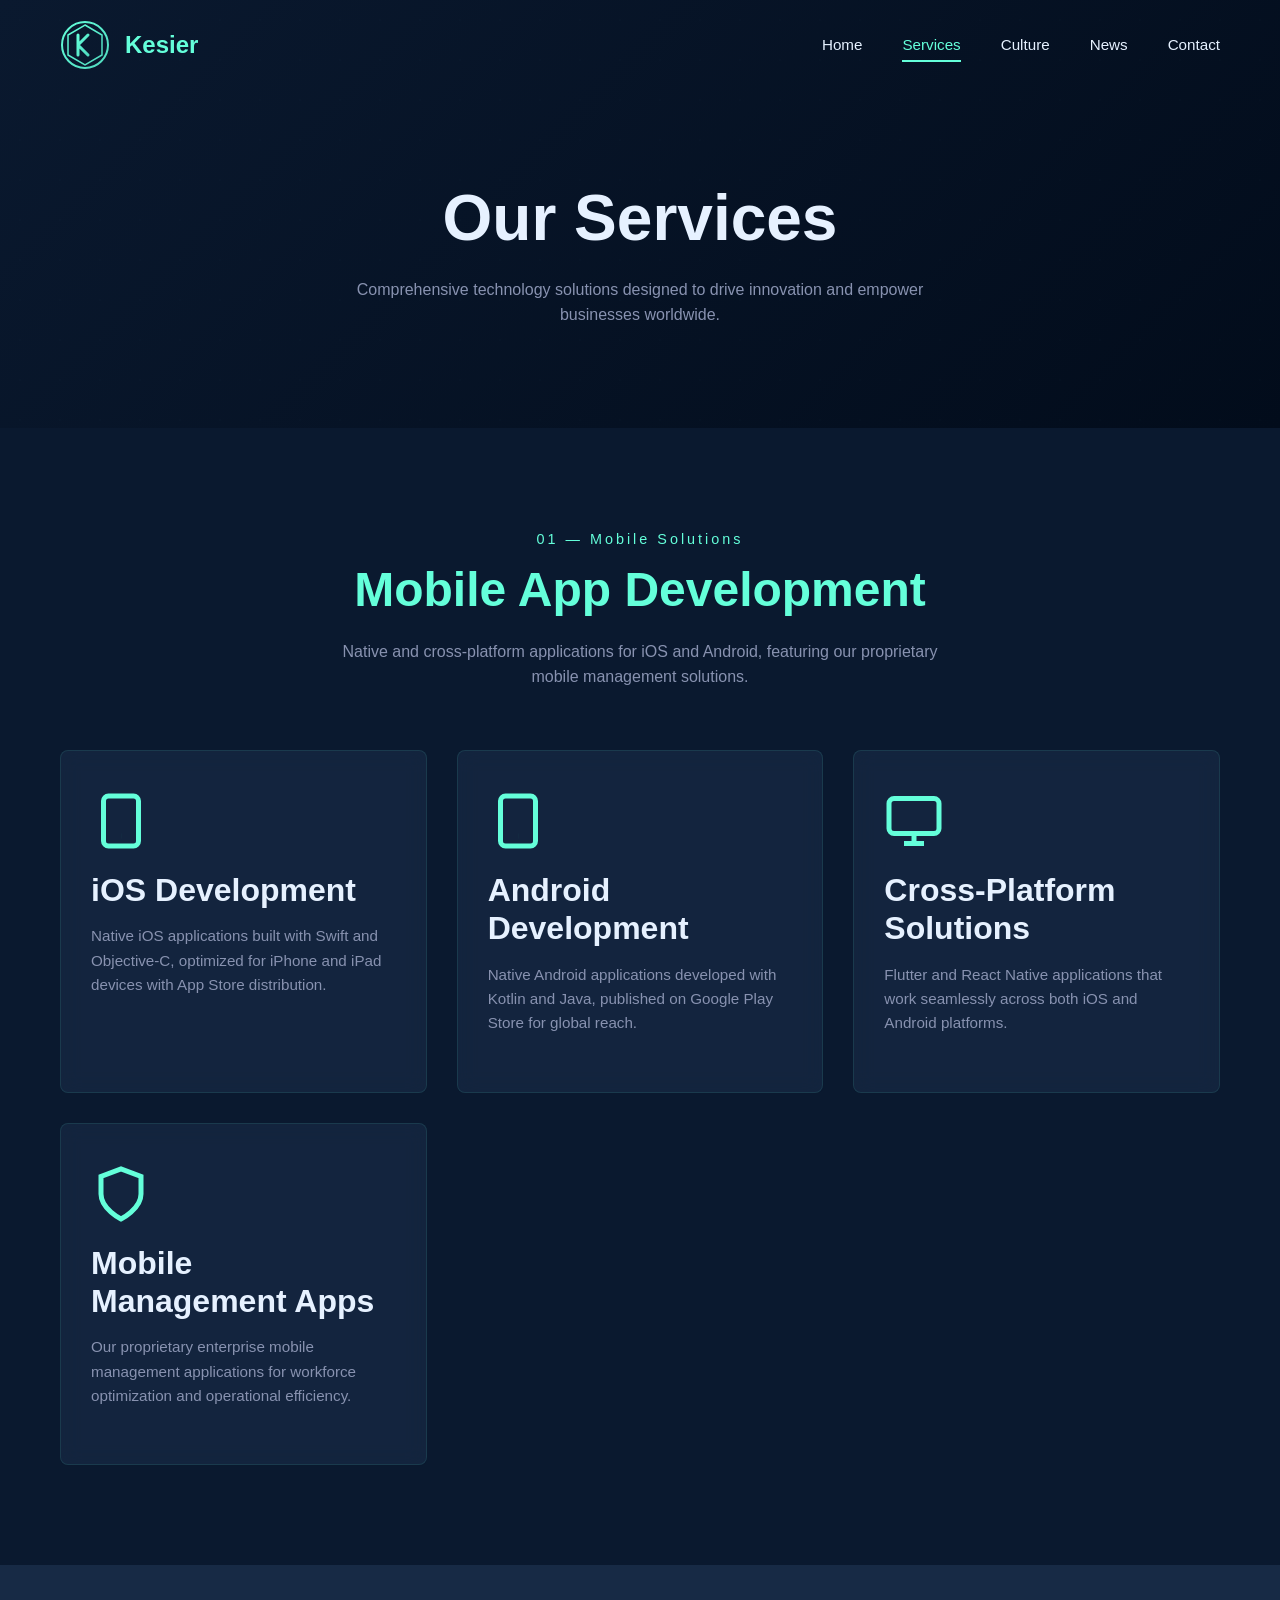
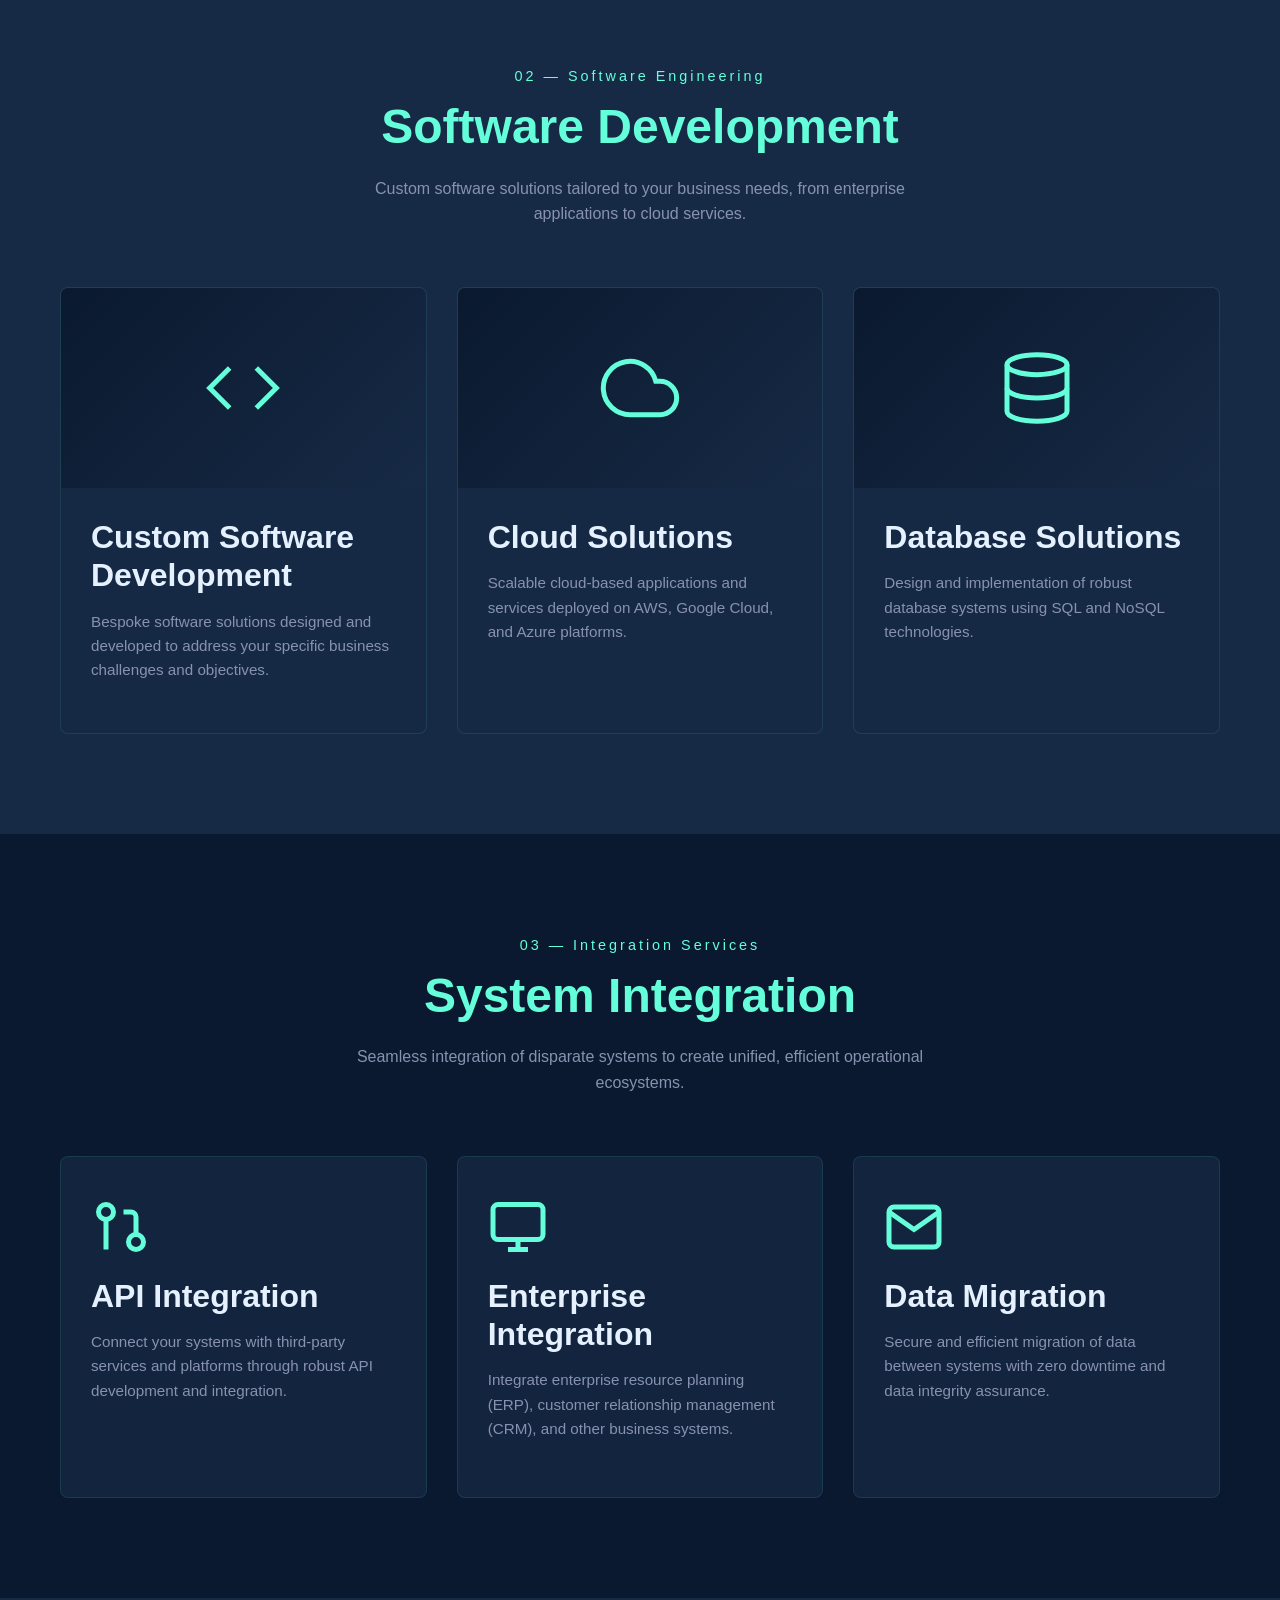
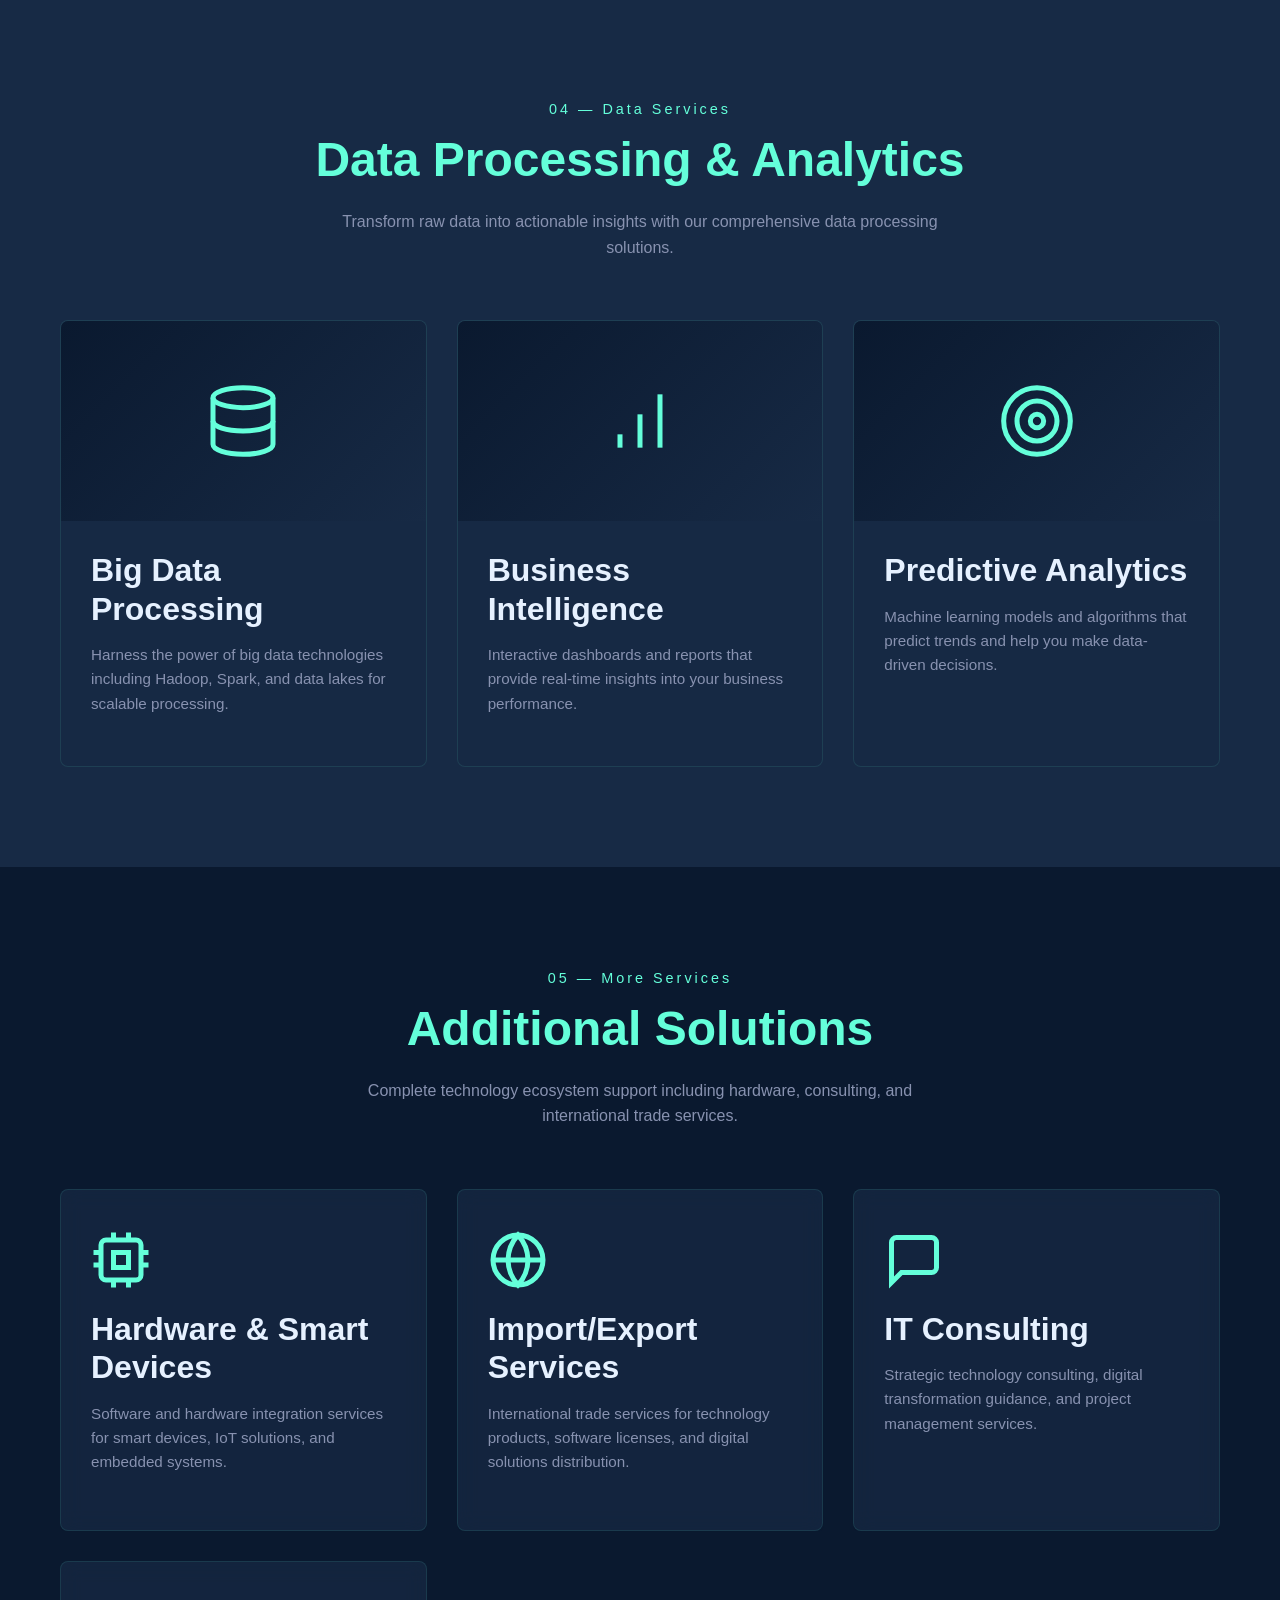
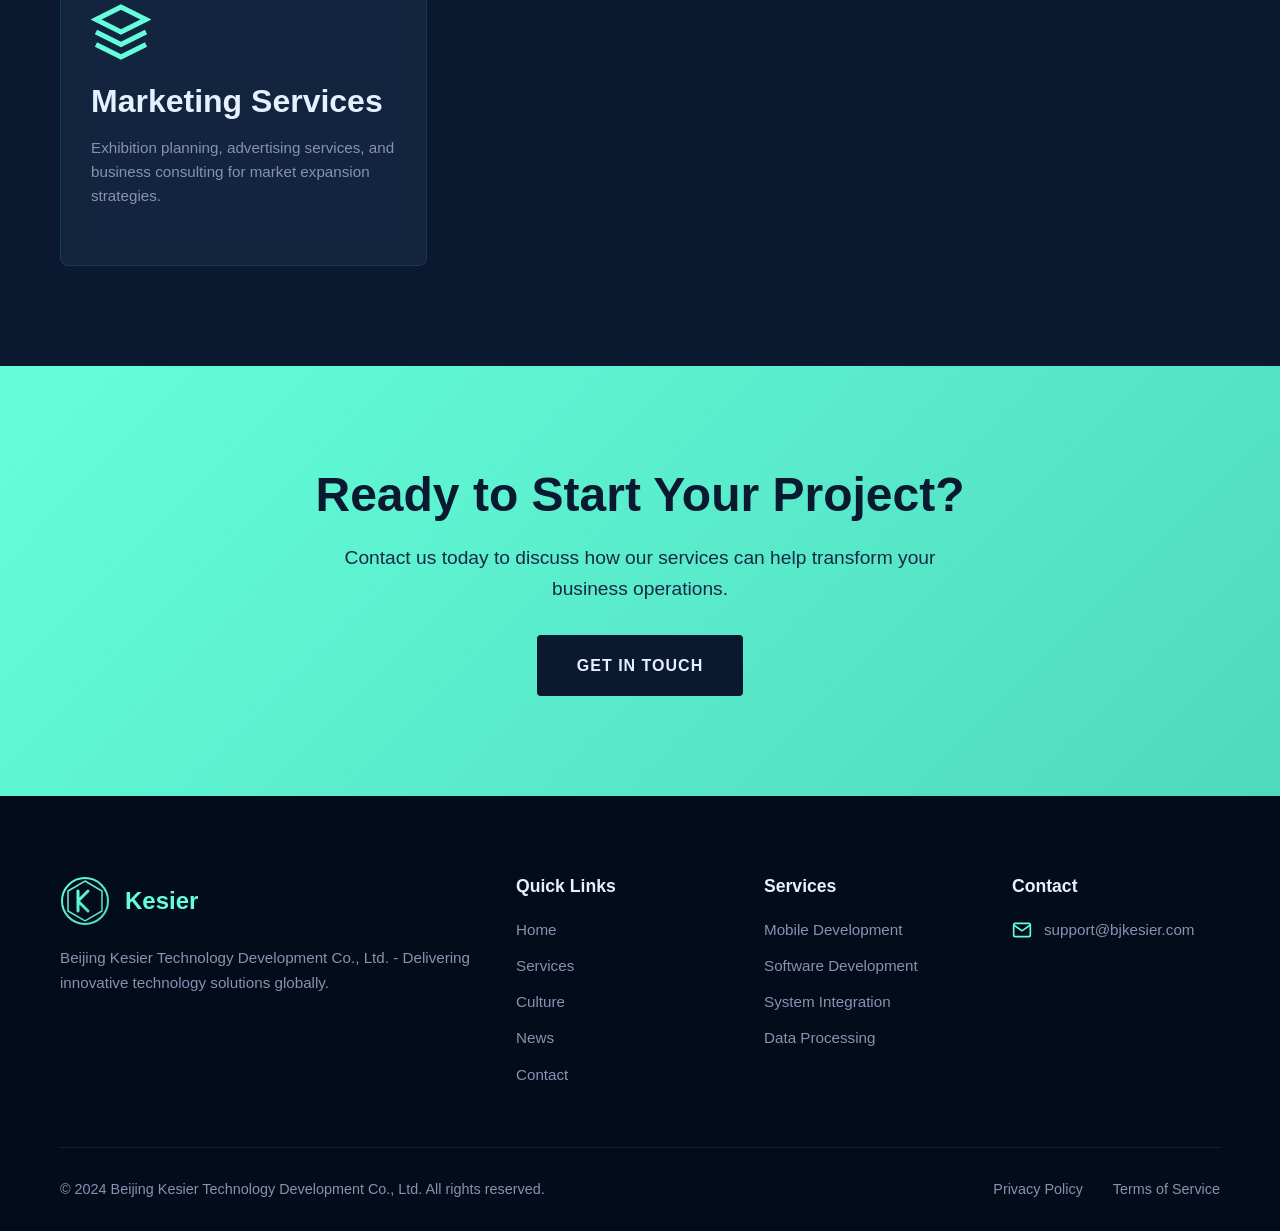
<file: services.html>
<!DOCTYPE html>
<html lang="en">
<head>
    <meta charset="UTF-8">
    <meta name="viewport" content="width=device-width, initial-scale=1.0">
    <meta name="description" content="Beijing Kesier Technology Services - Mobile App Development, Software Engineering, System Integration, Data Processing, and IT Consulting for global markets.">
    <meta name="keywords" content="Mobile App Development, Software Development, System Integration, Data Processing, Mobile Management, IT Consulting, Smart Devices, Beijing Kesier">
    <meta name="author" content="Beijing Kesier Technology Development Co., Ltd.">
    <meta name="robots" content="index, follow">
    <meta name="language" content="English">
    <link rel="canonical" href="https://bjkesier.com/services">
    <title>Our Services | Beijing Kesier Technology Development Co., Ltd.</title>
    <link rel="icon" type="image/svg+xml" href="images/logo.svg">
    <link rel="stylesheet" href="css/main.css">
    <link rel="stylesheet" href="css/animations.css">
    <link rel="stylesheet" href="css/responsive.css">
</head>
<body>
    <!-- Navigation -->
    <nav class="navbar" role="navigation" aria-label="Main navigation">
        <div class="nav-container">
            <a href="index.html" class="logo" aria-label="Beijing Kesier Home">
                <svg xmlns="http://www.w3.org/2000/svg" viewBox="0 0 50 50" width="50" height="50">
                    <defs>
                        <linearGradient id="logoGradientNav" x1="0%" y1="0%" x2="100%" y2="100%">
                            <stop offset="0%" style="stop-color:#64ffda;stop-opacity:1" />
                            <stop offset="100%" style="stop-color:#4fd9be;stop-opacity:1" />
                        </linearGradient>
                    </defs>
                    <circle cx="25" cy="25" r="23" fill="none" stroke="url(#logoGradientNav)" stroke-width="2"/>
                    <polygon points="25,5 42,15 42,35 25,45 8,35 8,15" fill="none" stroke="url(#logoGradientNav)" stroke-width="1.5"/>
                    <path d="M18 15 L18 35 M18 25 L28 15 M18 25 L28 35" stroke="url(#logoGradientNav)" stroke-width="3" stroke-linecap="round" stroke-linejoin="round" fill="none"/>
                </svg>
                <span class="logo-text">Kesier</span>
            </a>
            <div class="nav-links" id="navLinks">
                <a href="index.html">Home</a>
                <a href="services.html" class="active">Services</a>
                <a href="culture.html">Culture</a>
                <a href="news.html">News</a>
                <a href="contact.html">Contact</a>
            </div>
            <button class="menu-toggle" id="menuToggle" aria-label="Toggle menu" aria-expanded="false">
                <span></span><span></span><span></span>
            </button>
        </div>
    </nav>
    <div class="nav-overlay" id="navOverlay"></div>

    <!-- Page Header -->
    <section class="page-header">
        <div class="container">
            <div class="page-header-content">
                <h1>Our Services</h1>
                <p>Comprehensive technology solutions designed to drive innovation and empower businesses worldwide.</p>
            </div>
        </div>
    </section>

    <!-- Main Services -->
    <section class="section" id="mobile-development">
        <div class="container">
            <div class="section-header animate-on-scroll">
                <p class="section-number">01 — Mobile Solutions</p>
                <h2 class="section-title">Mobile App Development</h2>
                <p class="section-subtitle">Native and cross-platform applications for iOS and Android, featuring our proprietary mobile management solutions.</p>
            </div>
            <div class="about-grid">
                <div class="about-card animate-on-scroll animate-delay-1">
                    <div class="about-card-icon">
                        <svg xmlns="http://www.w3.org/2000/svg" viewBox="0 0 24 24" fill="none" stroke="currentColor" stroke-width="2"><rect x="5" y="2" width="14" height="20" rx="2" ry="2"></rect><line x1="12" y1="18" x2="12.01" y2="18"></line></svg>
                    </div>
                    <h3>iOS Development</h3>
                    <p>Native iOS applications built with Swift and Objective-C, optimized for iPhone and iPad devices with App Store distribution.</p>
                </div>
                <div class="about-card animate-on-scroll animate-delay-2">
                    <div class="about-card-icon">
                        <svg xmlns="http://www.w3.org/2000/svg" viewBox="0 0 24 24" fill="none" stroke="currentColor" stroke-width="2"><rect x="5" y="2" width="14" height="20" rx="2" ry="2"></rect><line x1="12" y1="18" x2="12.01" y2="18"></line></svg>
                    </div>
                    <h3>Android Development</h3>
                    <p>Native Android applications developed with Kotlin and Java, published on Google Play Store for global reach.</p>
                </div>
                <div class="about-card animate-on-scroll animate-delay-3">
                    <div class="about-card-icon">
                        <svg xmlns="http://www.w3.org/2000/svg" viewBox="0 0 24 24" fill="none" stroke="currentColor" stroke-width="2"><rect x="2" y="3" width="20" height="14" rx="2" ry="2"></rect><line x1="8" y1="21" x2="16" y2="21"></line><line x1="12" y1="17" x2="12" y2="21"></line></svg>
                    </div>
                    <h3>Cross-Platform Solutions</h3>
                    <p>Flutter and React Native applications that work seamlessly across both iOS and Android platforms.</p>
                </div>
                <div class="about-card animate-on-scroll animate-delay-4">
                    <div class="about-card-icon">
                        <svg xmlns="http://www.w3.org/2000/svg" viewBox="0 0 24 24" fill="none" stroke="currentColor" stroke-width="2"><path d="M12 22s8-4 8-10V5l-8-3-8 3v7c0 6 8 10 8 10z"></path></svg>
                    </div>
                    <h3>Mobile Management Apps</h3>
                    <p>Our proprietary enterprise mobile management applications for workforce optimization and operational efficiency.</p>
                </div>
            </div>
        </div>
    </section>

    <!-- Software Development -->
    <section class="section about-section" id="software-development">
        <div class="container">
            <div class="section-header animate-on-scroll">
                <p class="section-number">02 — Software Engineering</p>
                <h2 class="section-title">Software Development</h2>
                <p class="section-subtitle">Custom software solutions tailored to your business needs, from enterprise applications to cloud services.</p>
            </div>
            <div class="services-grid">
                <div class="service-card animate-on-scroll animate-delay-1">
                    <div class="service-image" style="background: linear-gradient(135deg, #0a192f, #172a45);">
                        <svg xmlns="http://www.w3.org/2000/svg" viewBox="0 0 24 24" fill="none" stroke="currentColor" stroke-width="1.5"><polyline points="16 18 22 12 16 6"></polyline><polyline points="8 6 2 12 8 18"></polyline></svg>
                    </div>
                    <div class="service-content">
                        <h3>Custom Software Development</h3>
                        <p>Bespoke software solutions designed and developed to address your specific business challenges and objectives.</p>
                    </div>
                </div>
                <div class="service-card animate-on-scroll animate-delay-2">
                    <div class="service-image" style="background: linear-gradient(135deg, #0a192f, #172a45);">
                        <svg xmlns="http://www.w3.org/2000/svg" viewBox="0 0 24 24" fill="none" stroke="currentColor" stroke-width="1.5"><path d="M18 10h-1.26A8 8 0 1 0 9 20h9a5 5 0 0 0 0-10z"></path></svg>
                    </div>
                    <div class="service-content">
                        <h3>Cloud Solutions</h3>
                        <p>Scalable cloud-based applications and services deployed on AWS, Google Cloud, and Azure platforms.</p>
                    </div>
                </div>
                <div class="service-card animate-on-scroll animate-delay-3">
                    <div class="service-image" style="background: linear-gradient(135deg, #0a192f, #172a45);">
                        <svg xmlns="http://www.w3.org/2000/svg" viewBox="0 0 24 24" fill="none" stroke="currentColor" stroke-width="1.5"><ellipse cx="12" cy="5" rx="9" ry="3"></ellipse><path d="M21 12c0 1.66-4 3-9 3s-9-1.34-9-3"></path><path d="M3 5v14c0 1.66 4 3 9 3s9-1.34 9-3V5"></path></svg>
                    </div>
                    <div class="service-content">
                        <h3>Database Solutions</h3>
                        <p>Design and implementation of robust database systems using SQL and NoSQL technologies.</p>
                    </div>
                </div>
            </div>
        </div>
    </section>

    <!-- System Integration -->
    <section class="section" id="system-integration">
        <div class="container">
            <div class="section-header animate-on-scroll">
                <p class="section-number">03 — Integration Services</p>
                <h2 class="section-title">System Integration</h2>
                <p class="section-subtitle">Seamless integration of disparate systems to create unified, efficient operational ecosystems.</p>
            </div>
            <div class="about-grid">
                <div class="about-card animate-on-scroll animate-delay-1">
                    <div class="about-card-icon">
                        <svg xmlns="http://www.w3.org/2000/svg" viewBox="0 0 24 24" fill="none" stroke="currentColor" stroke-width="2"><circle cx="18" cy="18" r="3"></circle><circle cx="6" cy="6" r="3"></circle><path d="M13 6h3a2 2 0 0 1 2 2v7"></path><line x1="6" y1="9" x2="6" y2="21"></line></svg>
                    </div>
                    <h3>API Integration</h3>
                    <p>Connect your systems with third-party services and platforms through robust API development and integration.</p>
                </div>
                <div class="about-card animate-on-scroll animate-delay-2">
                    <div class="about-card-icon">
                        <svg xmlns="http://www.w3.org/2000/svg" viewBox="0 0 24 24" fill="none" stroke="currentColor" stroke-width="2"><rect x="2" y="3" width="20" height="14" rx="2" ry="2"></rect><line x1="8" y1="21" x2="16" y2="21"></line><line x1="12" y1="17" x2="12" y2="21"></line></svg>
                    </div>
                    <h3>Enterprise Integration</h3>
                    <p>Integrate enterprise resource planning (ERP), customer relationship management (CRM), and other business systems.</p>
                </div>
                <div class="about-card animate-on-scroll animate-delay-3">
                    <div class="about-card-icon">
                        <svg xmlns="http://www.w3.org/2000/svg" viewBox="0 0 24 24" fill="none" stroke="currentColor" stroke-width="2"><path d="M4 4h16c1.1 0 2 .9 2 2v12c0 1.1-.9 2-2 2H4c-1.1 0-2-.9-2-2V6c0-1.1.9-2 2-2z"></path><polyline points="22,6 12,13 2,6"></polyline></svg>
                    </div>
                    <h3>Data Migration</h3>
                    <p>Secure and efficient migration of data between systems with zero downtime and data integrity assurance.</p>
                </div>
            </div>
        </div>
    </section>

    <!-- Data Processing -->
    <section class="section about-section" id="data-processing">
        <div class="container">
            <div class="section-header animate-on-scroll">
                <p class="section-number">04 — Data Services</p>
                <h2 class="section-title">Data Processing & Analytics</h2>
                <p class="section-subtitle">Transform raw data into actionable insights with our comprehensive data processing solutions.</p>
            </div>
            <div class="services-grid">
                <div class="service-card animate-on-scroll animate-delay-1">
                    <div class="service-image" style="background: linear-gradient(135deg, #0a192f, #172a45);">
                        <svg xmlns="http://www.w3.org/2000/svg" viewBox="0 0 24 24" fill="none" stroke="currentColor" stroke-width="1.5"><ellipse cx="12" cy="5" rx="9" ry="3"></ellipse><path d="M21 12c0 1.66-4 3-9 3s-9-1.34-9-3"></path><path d="M3 5v14c0 1.66 4 3 9 3s9-1.34 9-3V5"></path></svg>
                    </div>
                    <div class="service-content">
                        <h3>Big Data Processing</h3>
                        <p>Harness the power of big data technologies including Hadoop, Spark, and data lakes for scalable processing.</p>
                    </div>
                </div>
                <div class="service-card animate-on-scroll animate-delay-2">
                    <div class="service-image" style="background: linear-gradient(135deg, #0a192f, #172a45);">
                        <svg xmlns="http://www.w3.org/2000/svg" viewBox="0 0 24 24" fill="none" stroke="currentColor" stroke-width="1.5"><line x1="12" y1="20" x2="12" y2="10"></line><line x1="18" y1="20" x2="18" y2="4"></line><line x1="6" y1="20" x2="6" y2="16"></line></svg>
                    </div>
                    <div class="service-content">
                        <h3>Business Intelligence</h3>
                        <p>Interactive dashboards and reports that provide real-time insights into your business performance.</p>
                    </div>
                </div>
                <div class="service-card animate-on-scroll animate-delay-3">
                    <div class="service-image" style="background: linear-gradient(135deg, #0a192f, #172a45);">
                        <svg xmlns="http://www.w3.org/2000/svg" viewBox="0 0 24 24" fill="none" stroke="currentColor" stroke-width="1.5"><circle cx="12" cy="12" r="10"></circle><circle cx="12" cy="12" r="6"></circle><circle cx="12" cy="12" r="2"></circle></svg>
                    </div>
                    <div class="service-content">
                        <h3>Predictive Analytics</h3>
                        <p>Machine learning models and algorithms that predict trends and help you make data-driven decisions.</p>
                    </div>
                </div>
            </div>
        </div>
    </section>

    <!-- Additional Services -->
    <section class="section" id="additional-services">
        <div class="container">
            <div class="section-header animate-on-scroll">
                <p class="section-number">05 — More Services</p>
                <h2 class="section-title">Additional Solutions</h2>
                <p class="section-subtitle">Complete technology ecosystem support including hardware, consulting, and international trade services.</p>
            </div>
            <div class="about-grid">
                <div class="about-card animate-on-scroll animate-delay-1">
                    <div class="about-card-icon">
                        <svg xmlns="http://www.w3.org/2000/svg" viewBox="0 0 24 24" fill="none" stroke="currentColor" stroke-width="2"><rect x="4" y="4" width="16" height="16" rx="2" ry="2"></rect><rect x="9" y="9" width="6" height="6"></rect><line x1="9" y1="1" x2="9" y2="4"></line><line x1="15" y1="1" x2="15" y2="4"></line><line x1="9" y1="20" x2="9" y2="23"></line><line x1="15" y1="20" x2="15" y2="23"></line><line x1="20" y1="9" x2="23" y2="9"></line><line x1="20" y1="14" x2="23" y2="14"></line><line x1="1" y1="9" x2="4" y2="9"></line><line x1="1" y1="14" x2="4" y2="14"></line></svg>
                    </div>
                    <h3>Hardware & Smart Devices</h3>
                    <p>Software and hardware integration services for smart devices, IoT solutions, and embedded systems.</p>
                </div>
                <div class="about-card animate-on-scroll animate-delay-2">
                    <div class="about-card-icon">
                        <svg xmlns="http://www.w3.org/2000/svg" viewBox="0 0 24 24" fill="none" stroke="currentColor" stroke-width="2"><circle cx="12" cy="12" r="10"></circle><line x1="2" y1="12" x2="22" y2="12"></line><path d="M12 2a15.3 15.3 0 0 1 4 10 15.3 15.3 0 0 1-4 10 15.3 15.3 0 0 1-4-10 15.3 15.3 0 0 1 4-10z"></path></svg>
                    </div>
                    <h3>Import/Export Services</h3>
                    <p>International trade services for technology products, software licenses, and digital solutions distribution.</p>
                </div>
                <div class="about-card animate-on-scroll animate-delay-3">
                    <div class="about-card-icon">
                        <svg xmlns="http://www.w3.org/2000/svg" viewBox="0 0 24 24" fill="none" stroke="currentColor" stroke-width="2"><path d="M21 15a2 2 0 0 1-2 2H7l-4 4V5a2 2 0 0 1 2-2h14a2 2 0 0 1 2 2z"></path></svg>
                    </div>
                    <h3>IT Consulting</h3>
                    <p>Strategic technology consulting, digital transformation guidance, and project management services.</p>
                </div>
                <div class="about-card animate-on-scroll animate-delay-4">
                    <div class="about-card-icon">
                        <svg xmlns="http://www.w3.org/2000/svg" viewBox="0 0 24 24" fill="none" stroke="currentColor" stroke-width="2"><polygon points="12 2 2 7 12 12 22 7 12 2"></polygon><polyline points="2 17 12 22 22 17"></polyline><polyline points="2 12 12 17 22 12"></polyline></svg>
                    </div>
                    <h3>Marketing Services</h3>
                    <p>Exhibition planning, advertising services, and business consulting for market expansion strategies.</p>
                </div>
            </div>
        </div>
    </section>

    <!-- CTA Section -->
    <section class="cta-section">
        <div class="container">
            <div class="cta-content animate-on-scroll">
                <h2>Ready to Start Your Project?</h2>
                <p>Contact us today to discuss how our services can help transform your business operations.</p>
                <a href="contact.html" class="btn cta-btn">Get in Touch</a>
            </div>
        </div>
    </section>

    <!-- Footer -->
    <footer class="footer" role="contentinfo">
        <div class="container">
            <div class="footer-grid">
                <div class="footer-brand">
                    <a href="index.html" class="logo">
                        <svg xmlns="http://www.w3.org/2000/svg" viewBox="0 0 50 50" width="50" height="50"><defs><linearGradient id="lgf" x1="0%" y1="0%" x2="100%" y2="100%"><stop offset="0%" style="stop-color:#64ffda"/><stop offset="100%" style="stop-color:#4fd9be"/></linearGradient></defs><circle cx="25" cy="25" r="23" fill="none" stroke="url(#lgf)" stroke-width="2"/><polygon points="25,5 42,15 42,35 25,45 8,35 8,15" fill="none" stroke="url(#lgf)" stroke-width="1.5"/><path d="M18 15 L18 35 M18 25 L28 15 M18 25 L28 35" stroke="url(#lgf)" stroke-width="3" stroke-linecap="round" stroke-linejoin="round" fill="none"/></svg>
                        <span class="logo-text">Kesier</span>
                    </a>
                    <p>Beijing Kesier Technology Development Co., Ltd. - Delivering innovative technology solutions globally.</p>
                </div>
                <div class="footer-column">
                    <h4>Quick Links</h4>
                    <div class="footer-links">
                        <a href="index.html">Home</a>
                        <a href="services.html">Services</a>
                        <a href="culture.html">Culture</a>
                        <a href="news.html">News</a>
                        <a href="contact.html">Contact</a>
                    </div>
                </div>
                <div class="footer-column">
                    <h4>Services</h4>
                    <div class="footer-links">
                        <a href="services.html">Mobile Development</a>
                        <a href="services.html">Software Development</a>
                        <a href="services.html">System Integration</a>
                        <a href="services.html">Data Processing</a>
                    </div>
                </div>
                <div class="footer-column">
                    <h4>Contact</h4>
                    <div class="footer-contact">
                        <div class="footer-contact-item">
                            <svg xmlns="http://www.w3.org/2000/svg" width="20" height="20" viewBox="0 0 24 24" fill="none" stroke="currentColor" stroke-width="2"><path d="M4 4h16c1.1 0 2 .9 2 2v12c0 1.1-.9 2-2 2H4c-1.1 0-2-.9-2-2V6c0-1.1.9-2 2-2z"></path><polyline points="22,6 12,13 2,6"></polyline></svg>
                            <a href="mailto:support@bjkesier.com">support@bjkesier.com</a>
                        </div>
                    </div>
                </div>
            </div>
            <div class="footer-bottom">
                <p>&copy; 2024 Beijing Kesier Technology Development Co., Ltd. All rights reserved.</p>
                <div class="footer-legal">
                    <a href="privacy-policy.html">Privacy Policy</a>
                    <a href="terms-of-service.html">Terms of Service</a>
                </div>
            </div>
        </div>
    </footer>
    <script src="js/main.js"></script>
</body>
</html>
</file>
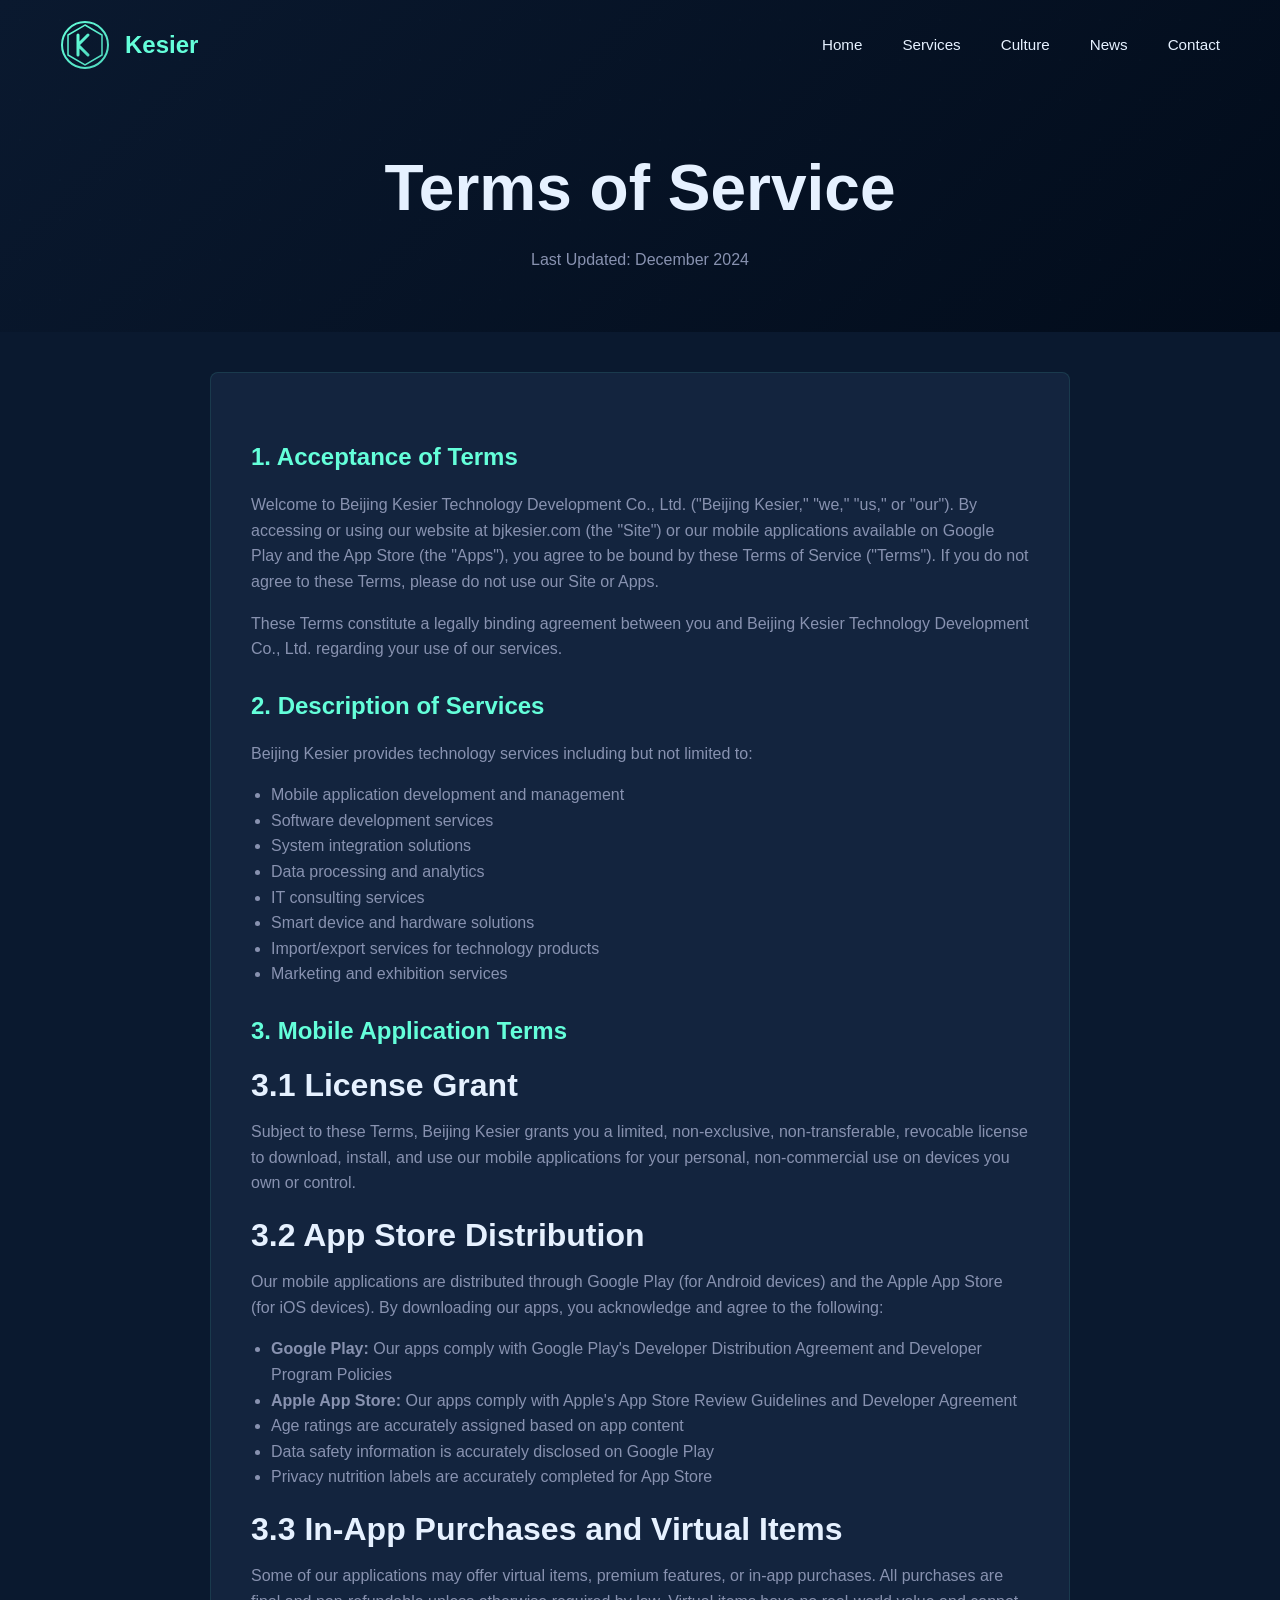
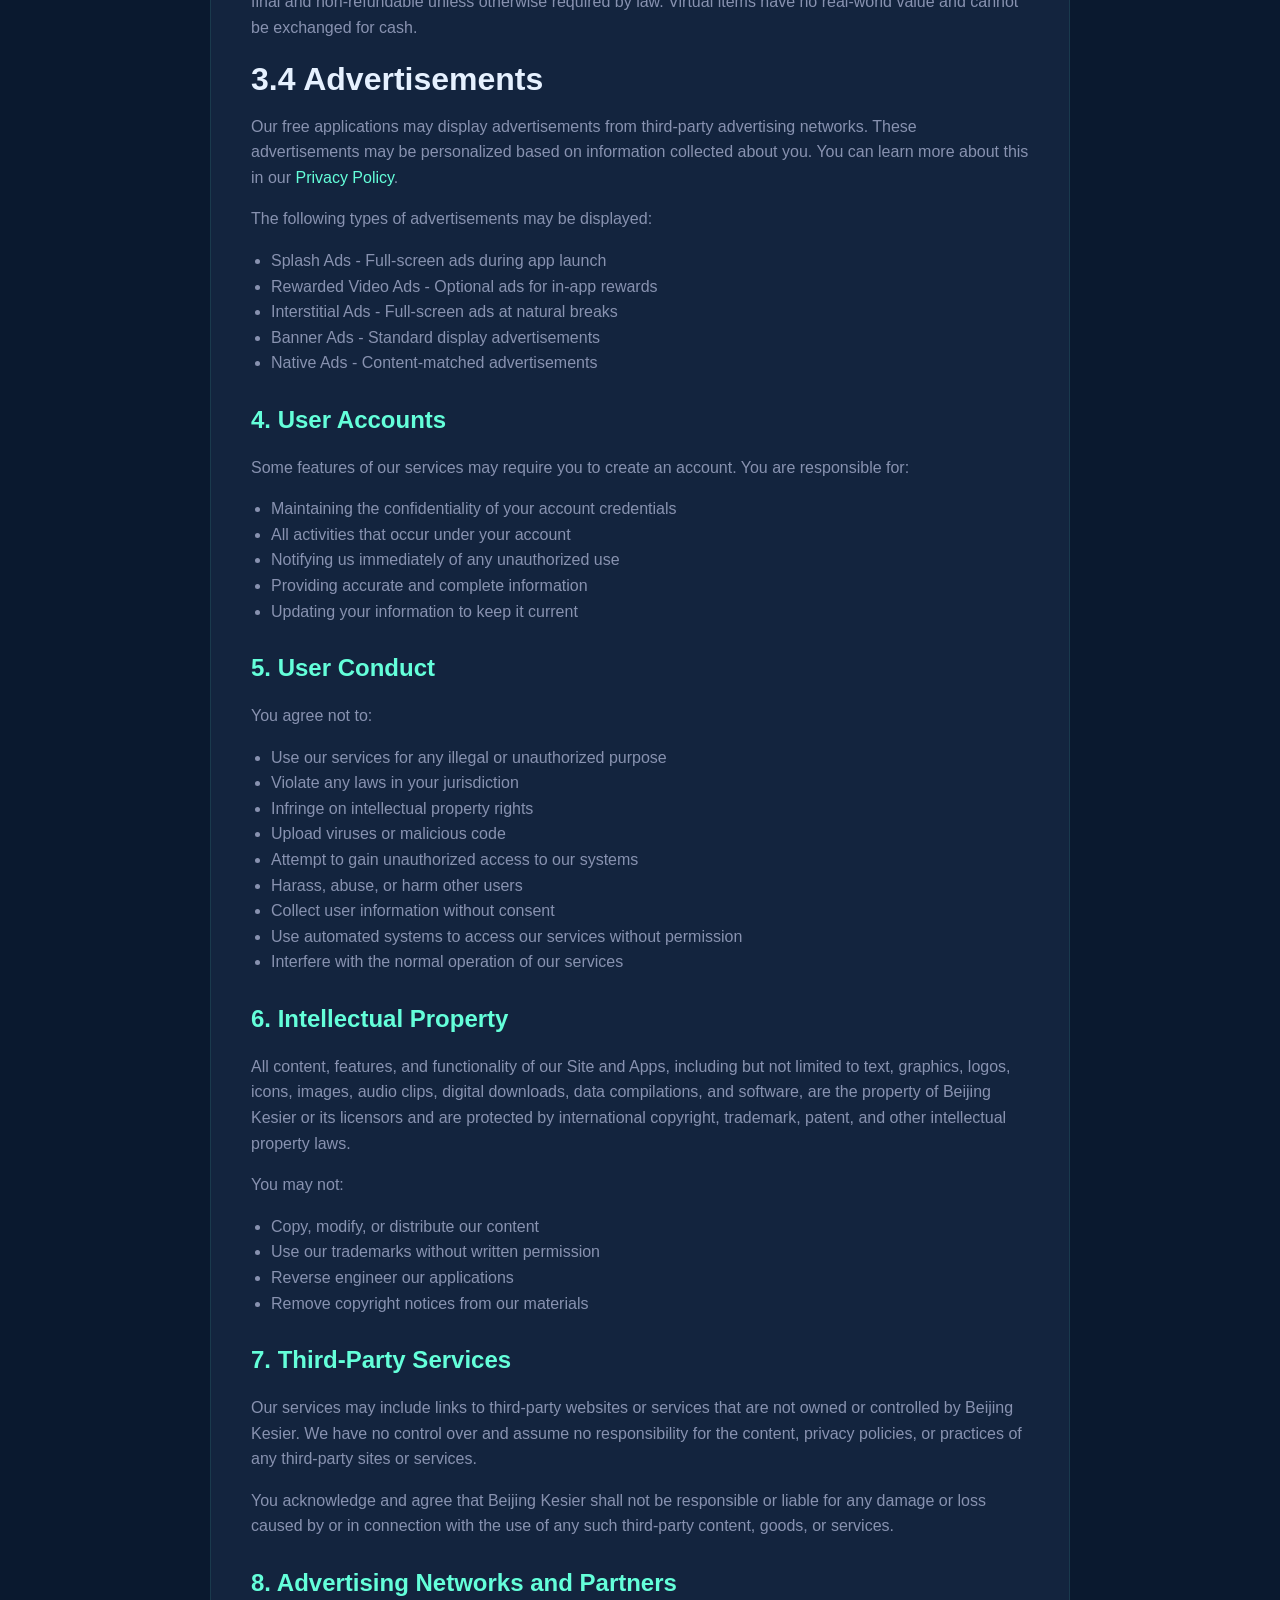
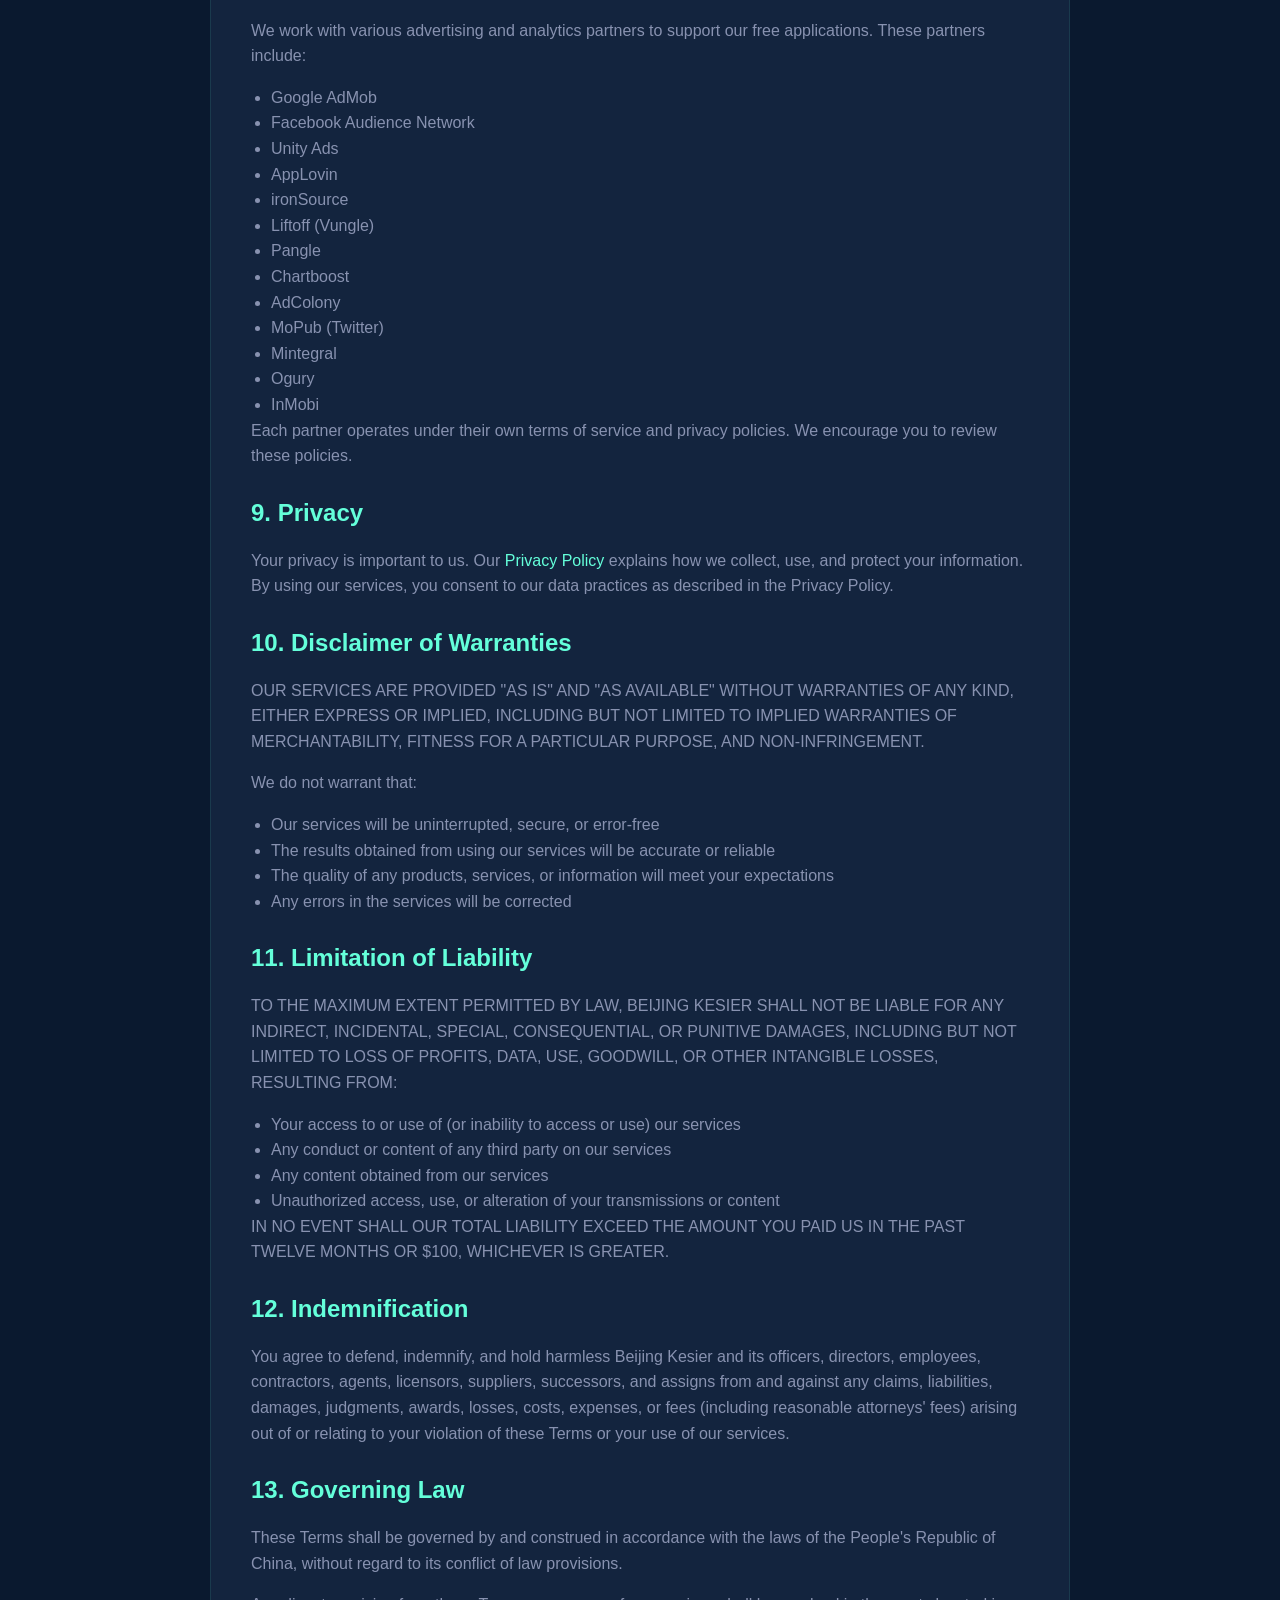
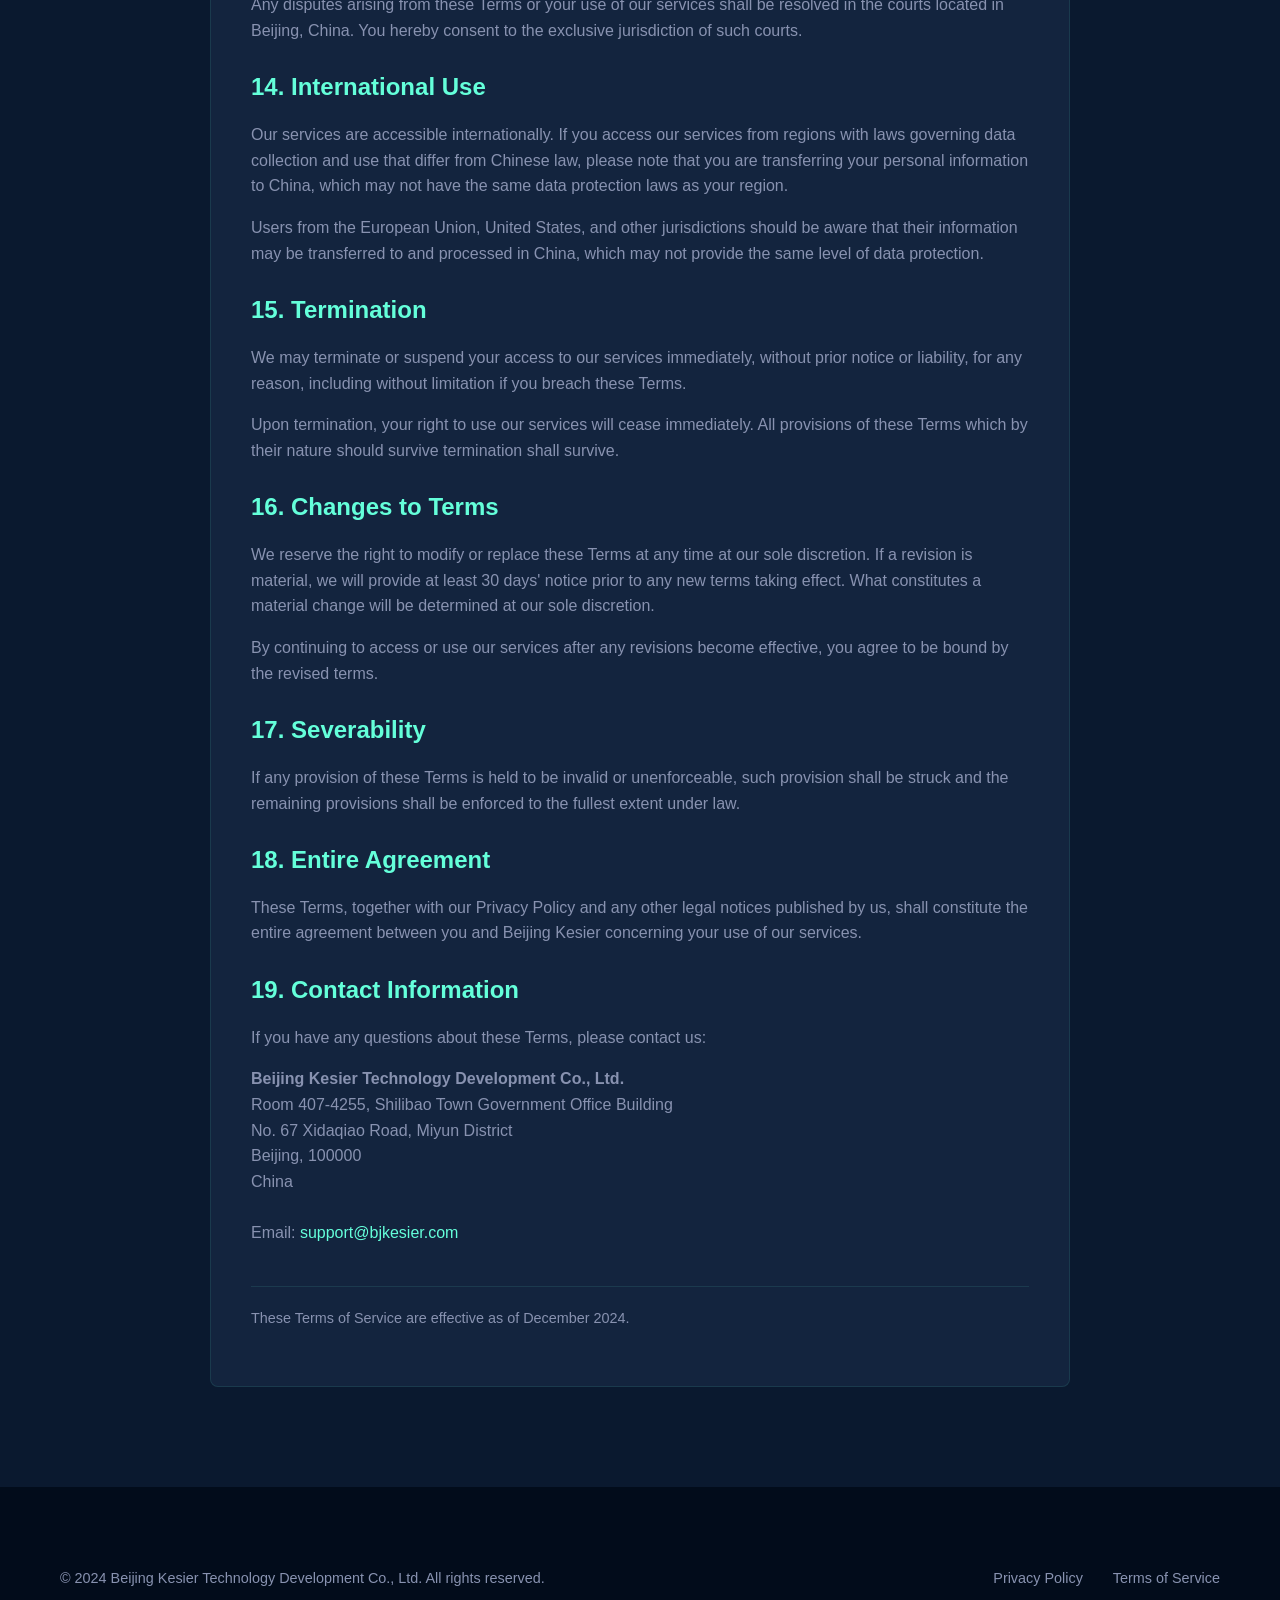
<file: terms-of-service.html>
<!DOCTYPE html>
<html lang="en">
<head>
    <meta charset="UTF-8">
    <meta name="viewport" content="width=device-width, initial-scale=1.0">
    <meta name="description" content="Terms of Service of Beijing Kesier Technology - The terms and conditions governing your use of our website and mobile applications.">
    <meta name="robots" content="noindex, nofollow">
    <title>Terms of Service | Beijing Kesier Technology Development Co., Ltd.</title>
    <link rel="icon" type="image/svg+xml" href="images/logo.svg">
    <link rel="stylesheet" href="css/main.css">
    <link rel="stylesheet" href="css/animations.css">
    <link rel="stylesheet" href="css/responsive.css">
</head>
<body>
    <nav class="navbar">
        <div class="nav-container">
            <a href="index.html" class="logo">
                <svg xmlns="http://www.w3.org/2000/svg" viewBox="0 0 50 50" width="50" height="50"><defs><linearGradient id="logoGradientNav" x1="0%" y1="0%" x2="100%" y2="100%"><stop offset="0%" style="stop-color:#64ffda;stop-opacity:1" /><stop offset="100%" style="stop-color:#4fd9be;stop-opacity:1" /></linearGradient></defs><circle cx="25" cy="25" r="23" fill="none" stroke="url(#logoGradientNav)" stroke-width="2"/><polygon points="25,5 42,15 42,35 25,45 8,35 8,15" fill="none" stroke="url(#logoGradientNav)" stroke-width="1.5"/><path d="M18 15 L18 35 M18 25 L28 15 M18 25 L28 35" stroke="url(#logoGradientNav)" stroke-width="3" stroke-linecap="round" stroke-linejoin="round" fill="none"/></svg>
                <span class="logo-text">Kesier</span>
            </a>
            <div class="nav-links" id="navLinks">
                <a href="index.html">Home</a>
                <a href="services.html">Services</a>
                <a href="culture.html">Culture</a>
                <a href="news.html">News</a>
                <a href="contact.html">Contact</a>
            </div>
            <button class="menu-toggle" id="menuToggle"><span></span><span></span><span></span></button>
        </div>
    </nav>
    <div class="nav-overlay" id="navOverlay"></div>

    <section class="page-header" style="padding: 150px 0 60px;">
        <div class="container">
            <div class="page-header-content">
                <h1>Terms of Service</h1>
                <p>Last Updated: December 2024</p>
            </div>
        </div>
    </section>

    <section class="section" style="padding-top: 40px;">
        <div class="container" style="max-width: 900px;">
            <div style="background: var(--card-bg); padding: 40px; border-radius: 8px; border: 1px solid var(--border-color);">
                
                <h2 style="color: var(--accent-color); margin-top: 30px; margin-bottom: 20px; font-size: 1.5rem;">1. Acceptance of Terms</h2>
                <p>Welcome to Beijing Kesier Technology Development Co., Ltd. ("Beijing Kesier," "we," "us," or "our"). By accessing or using our website at bjkesier.com (the "Site") or our mobile applications available on Google Play and the App Store (the "Apps"), you agree to be bound by these Terms of Service ("Terms"). If you do not agree to these Terms, please do not use our Site or Apps.</p>
                <p>These Terms constitute a legally binding agreement between you and Beijing Kesier Technology Development Co., Ltd. regarding your use of our services.</p>

                <h2 style="color: var(--accent-color); margin-top: 30px; margin-bottom: 20px; font-size: 1.5rem;">2. Description of Services</h2>
                <p>Beijing Kesier provides technology services including but not limited to:</p>
                <ul style="list-style: disc; padding-left: 20px; color: var(--text-secondary);">
                    <li>Mobile application development and management</li>
                    <li>Software development services</li>
                    <li>System integration solutions</li>
                    <li>Data processing and analytics</li>
                    <li>IT consulting services</li>
                    <li>Smart device and hardware solutions</li>
                    <li>Import/export services for technology products</li>
                    <li>Marketing and exhibition services</li>
                </ul>

                <h2 style="color: var(--accent-color); margin-top: 30px; margin-bottom: 20px; font-size: 1.5rem;">3. Mobile Application Terms</h2>
                
                <h3 style="color: var(--text-primary); margin-top: 20px; margin-bottom: 15px;">3.1 License Grant</h3>
                <p>Subject to these Terms, Beijing Kesier grants you a limited, non-exclusive, non-transferable, revocable license to download, install, and use our mobile applications for your personal, non-commercial use on devices you own or control.</p>

                <h3 style="color: var(--text-primary); margin-top: 20px; margin-bottom: 15px;">3.2 App Store Distribution</h3>
                <p>Our mobile applications are distributed through Google Play (for Android devices) and the Apple App Store (for iOS devices). By downloading our apps, you acknowledge and agree to the following:</p>
                <ul style="list-style: disc; padding-left: 20px; color: var(--text-secondary);">
                    <li><strong>Google Play:</strong> Our apps comply with Google Play's Developer Distribution Agreement and Developer Program Policies</li>
                    <li><strong>Apple App Store:</strong> Our apps comply with Apple's App Store Review Guidelines and Developer Agreement</li>
                    <li>Age ratings are accurately assigned based on app content</li>
                    <li>Data safety information is accurately disclosed on Google Play</li>
                    <li>Privacy nutrition labels are accurately completed for App Store</li>
                </ul>

                <h3 style="color: var(--text-primary); margin-top: 20px; margin-bottom: 15px;">3.3 In-App Purchases and Virtual Items</h3>
                <p>Some of our applications may offer virtual items, premium features, or in-app purchases. All purchases are final and non-refundable unless otherwise required by law. Virtual items have no real-world value and cannot be exchanged for cash.</p>

                <h3 style="color: var(--text-primary); margin-top: 20px; margin-bottom: 15px;">3.4 Advertisements</h3>
                <p>Our free applications may display advertisements from third-party advertising networks. These advertisements may be personalized based on information collected about you. You can learn more about this in our <a href="privacy-policy.html" style="color: var(--accent-color);">Privacy Policy</a>.</p>
                <p>The following types of advertisements may be displayed:</p>
                <ul style="list-style: disc; padding-left: 20px; color: var(--text-secondary);">
                    <li>Splash Ads - Full-screen ads during app launch</li>
                    <li>Rewarded Video Ads - Optional ads for in-app rewards</li>
                    <li>Interstitial Ads - Full-screen ads at natural breaks</li>
                    <li>Banner Ads - Standard display advertisements</li>
                    <li>Native Ads - Content-matched advertisements</li>
                </ul>

                <h2 style="color: var(--accent-color); margin-top: 30px; margin-bottom: 20px; font-size: 1.5rem;">4. User Accounts</h2>
                <p>Some features of our services may require you to create an account. You are responsible for:</p>
                <ul style="list-style: disc; padding-left: 20px; color: var(--text-secondary);">
                    <li>Maintaining the confidentiality of your account credentials</li>
                    <li>All activities that occur under your account</li>
                    <li>Notifying us immediately of any unauthorized use</li>
                    <li>Providing accurate and complete information</li>
                    <li>Updating your information to keep it current</li>
                </ul>

                <h2 style="color: var(--accent-color); margin-top: 30px; margin-bottom: 20px; font-size: 1.5rem;">5. User Conduct</h2>
                <p>You agree not to:</p>
                <ul style="list-style: disc; padding-left: 20px; color: var(--text-secondary);">
                    <li>Use our services for any illegal or unauthorized purpose</li>
                    <li>Violate any laws in your jurisdiction</li>
                    <li>Infringe on intellectual property rights</li>
                    <li>Upload viruses or malicious code</li>
                    <li>Attempt to gain unauthorized access to our systems</li>
                    <li>Harass, abuse, or harm other users</li>
                    <li>Collect user information without consent</li>
                    <li>Use automated systems to access our services without permission</li>
                    <li>Interfere with the normal operation of our services</li>
                </ul>

                <h2 style="color: var(--accent-color); margin-top: 30px; margin-bottom: 20px; font-size: 1.5rem;">6. Intellectual Property</h2>
                <p>All content, features, and functionality of our Site and Apps, including but not limited to text, graphics, logos, icons, images, audio clips, digital downloads, data compilations, and software, are the property of Beijing Kesier or its licensors and are protected by international copyright, trademark, patent, and other intellectual property laws.</p>
                <p>You may not:</p>
                <ul style="list-style: disc; padding-left: 20px; color: var(--text-secondary);">
                    <li>Copy, modify, or distribute our content</li>
                    <li>Use our trademarks without written permission</li>
                    <li>Reverse engineer our applications</li>
                    <li>Remove copyright notices from our materials</li>
                </ul>

                <h2 style="color: var(--accent-color); margin-top: 30px; margin-bottom: 20px; font-size: 1.5rem;">7. Third-Party Services</h2>
                <p>Our services may include links to third-party websites or services that are not owned or controlled by Beijing Kesier. We have no control over and assume no responsibility for the content, privacy policies, or practices of any third-party sites or services.</p>
                <p>You acknowledge and agree that Beijing Kesier shall not be responsible or liable for any damage or loss caused by or in connection with the use of any such third-party content, goods, or services.</p>

                <h2 style="color: var(--accent-color); margin-top: 30px; margin-bottom: 20px; font-size: 1.5rem;">8. Advertising Networks and Partners</h2>
                <p>We work with various advertising and analytics partners to support our free applications. These partners include:</p>
                <ul style="list-style: disc; padding-left: 20px; color: var(--text-secondary);">
                    <li>Google AdMob</li>
                    <li>Facebook Audience Network</li>
                    <li>Unity Ads</li>
                    <li>AppLovin</li>
                    <li>ironSource</li>
                    <li>Liftoff (Vungle)</li>
                    <li>Pangle</li>
                    <li>Chartboost</li>
                    <li>AdColony</li>
                    <li>MoPub (Twitter)</li>
                    <li>Mintegral</li>
                    <li>Ogury</li>
                    <li>InMobi</li>
                </ul>
                <p>Each partner operates under their own terms of service and privacy policies. We encourage you to review these policies.</p>

                <h2 style="color: var(--accent-color); margin-top: 30px; margin-bottom: 20px; font-size: 1.5rem;">9. Privacy</h2>
                <p>Your privacy is important to us. Our <a href="privacy-policy.html" style="color: var(--accent-color);">Privacy Policy</a> explains how we collect, use, and protect your information. By using our services, you consent to our data practices as described in the Privacy Policy.</p>

                <h2 style="color: var(--accent-color); margin-top: 30px; margin-bottom: 20px; font-size: 1.5rem;">10. Disclaimer of Warranties</h2>
                <p>OUR SERVICES ARE PROVIDED "AS IS" AND "AS AVAILABLE" WITHOUT WARRANTIES OF ANY KIND, EITHER EXPRESS OR IMPLIED, INCLUDING BUT NOT LIMITED TO IMPLIED WARRANTIES OF MERCHANTABILITY, FITNESS FOR A PARTICULAR PURPOSE, AND NON-INFRINGEMENT.</p>
                <p>We do not warrant that:</p>
                <ul style="list-style: disc; padding-left: 20px; color: var(--text-secondary);">
                    <li>Our services will be uninterrupted, secure, or error-free</li>
                    <li>The results obtained from using our services will be accurate or reliable</li>
                    <li>The quality of any products, services, or information will meet your expectations</li>
                    <li>Any errors in the services will be corrected</li>
                </ul>

                <h2 style="color: var(--accent-color); margin-top: 30px; margin-bottom: 20px; font-size: 1.5rem;">11. Limitation of Liability</h2>
                <p>TO THE MAXIMUM EXTENT PERMITTED BY LAW, BEIJING KESIER SHALL NOT BE LIABLE FOR ANY INDIRECT, INCIDENTAL, SPECIAL, CONSEQUENTIAL, OR PUNITIVE DAMAGES, INCLUDING BUT NOT LIMITED TO LOSS OF PROFITS, DATA, USE, GOODWILL, OR OTHER INTANGIBLE LOSSES, RESULTING FROM:</p>
                <ul style="list-style: disc; padding-left: 20px; color: var(--text-secondary);">
                    <li>Your access to or use of (or inability to access or use) our services</li>
                    <li>Any conduct or content of any third party on our services</li>
                    <li>Any content obtained from our services</li>
                    <li>Unauthorized access, use, or alteration of your transmissions or content</li>
                </ul>
                <p>IN NO EVENT SHALL OUR TOTAL LIABILITY EXCEED THE AMOUNT YOU PAID US IN THE PAST TWELVE MONTHS OR $100, WHICHEVER IS GREATER.</p>

                <h2 style="color: var(--accent-color); margin-top: 30px; margin-bottom: 20px; font-size: 1.5rem;">12. Indemnification</h2>
                <p>You agree to defend, indemnify, and hold harmless Beijing Kesier and its officers, directors, employees, contractors, agents, licensors, suppliers, successors, and assigns from and against any claims, liabilities, damages, judgments, awards, losses, costs, expenses, or fees (including reasonable attorneys' fees) arising out of or relating to your violation of these Terms or your use of our services.</p>

                <h2 style="color: var(--accent-color); margin-top: 30px; margin-bottom: 20px; font-size: 1.5rem;">13. Governing Law</h2>
                <p>These Terms shall be governed by and construed in accordance with the laws of the People's Republic of China, without regard to its conflict of law provisions.</p>
                <p>Any disputes arising from these Terms or your use of our services shall be resolved in the courts located in Beijing, China. You hereby consent to the exclusive jurisdiction of such courts.</p>

                <h2 style="color: var(--accent-color); margin-top: 30px; margin-bottom: 20px; font-size: 1.5rem;">14. International Use</h2>
                <p>Our services are accessible internationally. If you access our services from regions with laws governing data collection and use that differ from Chinese law, please note that you are transferring your personal information to China, which may not have the same data protection laws as your region.</p>
                <p>Users from the European Union, United States, and other jurisdictions should be aware that their information may be transferred to and processed in China, which may not provide the same level of data protection.</p>

                <h2 style="color: var(--accent-color); margin-top: 30px; margin-bottom: 20px; font-size: 1.5rem;">15. Termination</h2>
                <p>We may terminate or suspend your access to our services immediately, without prior notice or liability, for any reason, including without limitation if you breach these Terms.</p>
                <p>Upon termination, your right to use our services will cease immediately. All provisions of these Terms which by their nature should survive termination shall survive.</p>

                <h2 style="color: var(--accent-color); margin-top: 30px; margin-bottom: 20px; font-size: 1.5rem;">16. Changes to Terms</h2>
                <p>We reserve the right to modify or replace these Terms at any time at our sole discretion. If a revision is material, we will provide at least 30 days' notice prior to any new terms taking effect. What constitutes a material change will be determined at our sole discretion.</p>
                <p>By continuing to access or use our services after any revisions become effective, you agree to be bound by the revised terms.</p>

                <h2 style="color: var(--accent-color); margin-top: 30px; margin-bottom: 20px; font-size: 1.5rem;">17. Severability</h2>
                <p>If any provision of these Terms is held to be invalid or unenforceable, such provision shall be struck and the remaining provisions shall be enforced to the fullest extent under law.</p>

                <h2 style="color: var(--accent-color); margin-top: 30px; margin-bottom: 20px; font-size: 1.5rem;">18. Entire Agreement</h2>
                <p>These Terms, together with our Privacy Policy and any other legal notices published by us, shall constitute the entire agreement between you and Beijing Kesier concerning your use of our services.</p>

                <h2 style="color: var(--accent-color); margin-top: 30px; margin-bottom: 20px; font-size: 1.5rem;">19. Contact Information</h2>
                <p>If you have any questions about these Terms, please contact us:</p>
                <p style="margin-top: 15px;">
                    <strong>Beijing Kesier Technology Development Co., Ltd.</strong><br>
                    Room 407-4255, Shilibao Town Government Office Building<br>
                    No. 67 Xidaqiao Road, Miyun District<br>
                    Beijing, 100000<br>
                    China<br><br>
                    Email: <a href="mailto:support@bjkesier.com" style="color: var(--accent-color);">support@bjkesier.com</a>
                </p>

                <p style="margin-top: 40px; padding-top: 20px; border-top: 1px solid var(--border-color); color: var(--text-secondary); font-size: 0.9rem;">
                    These Terms of Service are effective as of December 2024.
                </p>
            </div>
        </div>
    </section>

    <footer class="footer">
        <div class="container">
            <div class="footer-bottom" style="border-top: none; padding-top: 0;">
                <p>&copy; 2024 Beijing Kesier Technology Development Co., Ltd. All rights reserved.</p>
                <div class="footer-legal">
                    <a href="privacy-policy.html">Privacy Policy</a>
                    <a href="terms-of-service.html">Terms of Service</a>
                </div>
            </div>
        </div>
    </footer>
    <script src="js/main.js"></script>
</body>
</html>
</file>
<file: css/main.css>
/* ================================================
   Beijing Kesier Technology Development Co., Ltd.
   Main Stylesheet
   ================================================ */

/* CSS Variables */
:root {
    --primary-color: #0a192f;
    --secondary-color: #172a45;
    --accent-color: #64ffda;
    --text-primary: #e6f1ff;
    --text-secondary: #8892b0;
    --white: #ffffff;
    --black: #000000;
    --gradient-start: #0a192f;
    --gradient-end: #020c1b;
    --card-bg: rgba(23, 42, 69, 0.7);
    --border-color: rgba(100, 255, 218, 0.1);
    --shadow: 0 10px 30px -10px rgba(2, 12, 27, 0.7);
    --transition: all 0.25s cubic-bezier(0.645, 0.045, 0.355, 1);
}

/* Reset & Base */
*, *::before, *::after {
    margin: 0;
    padding: 0;
    box-sizing: border-box;
}

html {
    scroll-behavior: smooth;
    font-size: 16px;
}

body {
    font-family: 'Segoe UI', Tahoma, Geneva, Verdana, sans-serif;
    background-color: var(--primary-color);
    color: var(--text-primary);
    line-height: 1.6;
    overflow-x: hidden;
}

a {
    text-decoration: none;
    color: inherit;
    transition: var(--transition);
}

ul, ol {
    list-style: none;
}

img {
    max-width: 100%;
    height: auto;
    display: block;
}

.container {
    width: 100%;
    max-width: 1200px;
    margin: 0 auto;
    padding: 0 20px;
}

/* Typography */
h1, h2, h3, h4, h5, h6 {
    font-weight: 700;
    line-height: 1.2;
    margin-bottom: 1rem;
}

h1 {
    font-size: clamp(2.5rem, 5vw, 4.5rem);
}

h2 {
    font-size: clamp(2rem, 4vw, 3rem);
    color: var(--accent-color);
}

h3 {
    font-size: clamp(1.5rem, 3vw, 2rem);
}

p {
    margin-bottom: 1rem;
    color: var(--text-secondary);
}

/* Navigation */
.navbar {
    position: fixed;
    top: 0;
    left: 0;
    width: 100%;
    z-index: 1000;
    padding: 20px 0;
    transition: var(--transition);
    background: transparent;
}

.navbar.scrolled {
    background: rgba(10, 25, 47, 0.95);
    backdrop-filter: blur(10px);
    padding: 15px 0;
    box-shadow: var(--shadow);
}

.nav-container {
    max-width: 1200px;
    margin: 0 auto;
    padding: 0 20px;
    display: flex;
    justify-content: space-between;
    align-items: center;
}

.logo {
    display: flex;
    align-items: center;
    gap: 15px;
}

.logo svg {
    width: 50px;
    height: 50px;
}

.logo-text {
    font-size: 1.5rem;
    font-weight: 700;
    color: var(--accent-color);
}

.nav-links {
    display: flex;
    gap: 40px;
    align-items: center;
}

.nav-links a {
    color: var(--text-primary);
    font-size: 0.95rem;
    font-weight: 500;
    position: relative;
    padding: 5px 0;
}

.nav-links a::after {
    content: '';
    position: absolute;
    bottom: 0;
    left: 0;
    width: 0;
    height: 2px;
    background: var(--accent-color);
    transition: var(--transition);
}

.nav-links a:hover::after,
.nav-links a.active::after {
    width: 100%;
}

.nav-links a:hover,
.nav-links a.active {
    color: var(--accent-color);
}

/* Mobile Menu */
.menu-toggle {
    display: none;
    flex-direction: column;
    gap: 6px;
    cursor: pointer;
    padding: 10px;
}

.menu-toggle span {
    width: 28px;
    height: 3px;
    background: var(--accent-color);
    border-radius: 3px;
    transition: var(--transition);
}

.menu-toggle.active span:nth-child(1) {
    transform: rotate(45deg) translate(6px, 6px);
}

.menu-toggle.active span:nth-child(2) {
    opacity: 0;
}

.menu-toggle.active span:nth-child(3) {
    transform: rotate(-45deg) translate(6px, -6px);
}

/* Hero Section */
.hero {
    min-height: 100vh;
    display: flex;
    align-items: center;
    justify-content: center;
    position: relative;
    overflow: hidden;
    padding: 100px 20px;
}

.hero-bg {
    position: absolute;
    top: 0;
    left: 0;
    width: 100%;
    height: 100%;
    background: linear-gradient(135deg, var(--gradient-start) 0%, var(--gradient-end) 100%);
}

.hero-bg::before {
    content: '';
    position: absolute;
    top: 0;
    left: 0;
    width: 100%;
    height: 100%;
    background: url('data:image/svg+xml,<svg xmlns="http://www.w3.org/2000/svg" viewBox="0 0 100 100"><circle cx="50" cy="50" r="1" fill="%2364ffda" opacity="0.1"/></svg>');
    background-size: 50px 50px;
    animation: moveBackground 20s linear infinite;
}

@keyframes moveBackground {
    0% { transform: translate(0, 0); }
    100% { transform: translate(50px, 50px); }
}

.hero-content {
    position: relative;
    z-index: 1;
    text-align: center;
    max-width: 900px;
}

.hero-subtitle {
    color: var(--accent-color);
    font-size: 1.1rem;
    letter-spacing: 3px;
    text-transform: uppercase;
    margin-bottom: 20px;
    opacity: 0;
    transform: translateY(20px);
    animation: fadeInUp 0.8s ease forwards 0.3s;
}

.hero-title {
    color: var(--text-primary);
    margin-bottom: 30px;
    opacity: 0;
    transform: translateY(20px);
    animation: fadeInUp 0.8s ease forwards 0.5s;
}

.hero-title .highlight {
    color: var(--accent-color);
}

.hero-description {
    font-size: 1.2rem;
    color: var(--text-secondary);
    margin-bottom: 40px;
    opacity: 0;
    transform: translateY(20px);
    animation: fadeInUp 0.8s ease forwards 0.7s;
}

.hero-buttons {
    display: flex;
    gap: 20px;
    justify-content: center;
    flex-wrap: wrap;
    opacity: 0;
    transform: translateY(20px);
    animation: fadeInUp 0.8s ease forwards 0.9s;
}

/* Buttons */
.btn {
    display: inline-flex;
    align-items: center;
    gap: 10px;
    padding: 16px 32px;
    font-size: 1rem;
    font-weight: 600;
    border-radius: 4px;
    cursor: pointer;
    transition: var(--transition);
    border: none;
    text-transform: uppercase;
    letter-spacing: 1px;
}

.btn-primary {
    background: var(--accent-color);
    color: var(--primary-color);
}

.btn-primary:hover {
    background: #4fd9be;
    transform: translateY(-3px);
    box-shadow: 0 10px 30px rgba(100, 255, 218, 0.3);
}

.btn-secondary {
    background: transparent;
    color: var(--accent-color);
    border: 2px solid var(--accent-color);
}

.btn-secondary:hover {
    background: rgba(100, 255, 218, 0.1);
    transform: translateY(-3px);
}

/* Scroll Indicator */
.scroll-indicator {
    position: absolute;
    bottom: 40px;
    left: 50%;
    transform: translateX(-50%);
    display: flex;
    flex-direction: column;
    align-items: center;
    gap: 10px;
    animation: bounce 2s infinite;
}

.scroll-indicator span {
    color: var(--text-secondary);
    font-size: 0.85rem;
    letter-spacing: 2px;
    text-transform: uppercase;
}

.scroll-indicator svg {
    width: 24px;
    height: 24px;
    stroke: var(--accent-color);
}

@keyframes bounce {
    0%, 20%, 50%, 80%, 100% { transform: translateX(-50%) translateY(0); }
    40% { transform: translateX(-50%) translateY(-10px); }
    60% { transform: translateX(-50%) translateY(-5px); }
}

/* Sections */
.section {
    padding: 100px 0;
    position: relative;
}

.section-header {
    text-align: center;
    margin-bottom: 60px;
}

.section-number {
    color: var(--accent-color);
    font-size: 0.9rem;
    letter-spacing: 3px;
    margin-bottom: 10px;
}

.section-title {
    margin-bottom: 20px;
}

.section-subtitle {
    max-width: 600px;
    margin: 0 auto;
    color: var(--text-secondary);
}

/* About Section */
.about-section {
    background: var(--secondary-color);
}

.about-grid {
    display: grid;
    grid-template-columns: repeat(auto-fit, minmax(280px, 1fr));
    gap: 30px;
    margin-top: 50px;
}

.about-card {
    background: var(--card-bg);
    padding: 40px 30px;
    border-radius: 8px;
    border: 1px solid var(--border-color);
    transition: var(--transition);
    backdrop-filter: blur(10px);
}

.about-card:hover {
    transform: translateY(-10px);
    border-color: var(--accent-color);
    box-shadow: var(--shadow);
}

.about-card-icon {
    width: 60px;
    height: 60px;
    margin-bottom: 20px;
}

.about-card-icon svg {
    width: 100%;
    height: 100%;
    stroke: var(--accent-color);
}

.about-card h3 {
    color: var(--text-primary);
    margin-bottom: 15px;
}

.about-card p {
    font-size: 0.95rem;
}

/* Services Preview */
.services-preview {
    background: var(--primary-color);
}

.services-grid {
    display: grid;
    grid-template-columns: repeat(auto-fit, minmax(300px, 1fr));
    gap: 30px;
}

.service-card {
    background: var(--card-bg);
    border-radius: 8px;
    overflow: hidden;
    border: 1px solid var(--border-color);
    transition: var(--transition);
}

.service-card:hover {
    transform: translateY(-5px);
    border-color: var(--accent-color);
}

.service-image {
    height: 200px;
    background: linear-gradient(135deg, var(--secondary-color), var(--primary-color));
    display: flex;
    align-items: center;
    justify-content: center;
    position: relative;
    overflow: hidden;
}

.service-image::before {
    content: '';
    position: absolute;
    width: 100%;
    height: 100%;
    background: linear-gradient(45deg, transparent 30%, rgba(100, 255, 218, 0.1) 50%, transparent 70%);
    transform: translateX(-100%);
    transition: 0.6s;
}

.service-card:hover .service-image::before {
    transform: translateX(100%);
}

.service-image svg {
    width: 80px;
    height: 80px;
    stroke: var(--accent-color);
    position: relative;
    z-index: 1;
}

.service-content {
    padding: 30px;
}

.service-content h3 {
    color: var(--text-primary);
    margin-bottom: 15px;
}

.service-content p {
    font-size: 0.95rem;
    margin-bottom: 20px;
}

.service-link {
    color: var(--accent-color);
    font-weight: 600;
    display: inline-flex;
    align-items: center;
    gap: 8px;
}

.service-link svg {
    width: 16px;
    height: 16px;
    transition: var(--transition);
}

.service-link:hover svg {
    transform: translateX(5px);
}

/* App Showcase */
.app-showcase {
    background: var(--secondary-color);
    position: relative;
    overflow: hidden;
}

.app-showcase::before {
    content: '';
    position: absolute;
    top: 0;
    left: 0;
    width: 100%;
    height: 100%;
    background: radial-gradient(circle at 20% 50%, rgba(100, 255, 218, 0.05) 0%, transparent 50%);
}

.app-grid {
    display: grid;
    grid-template-columns: 1fr 1fr;
    gap: 60px;
    align-items: center;
    position: relative;
    z-index: 1;
}

.app-content h2 {
    margin-bottom: 30px;
}

.app-features {
    display: flex;
    flex-direction: column;
    gap: 20px;
    margin-top: 30px;
}

.app-feature {
    display: flex;
    align-items: flex-start;
    gap: 15px;
}

.app-feature-icon {
    width: 40px;
    height: 40px;
    min-width: 40px;
    background: rgba(100, 255, 218, 0.1);
    border-radius: 8px;
    display: flex;
    align-items: center;
    justify-content: center;
}

.app-feature-icon svg {
    width: 20px;
    height: 20px;
    stroke: var(--accent-color);
}

.app-feature h4 {
    color: var(--text-primary);
    margin-bottom: 5px;
}

.app-feature p {
    font-size: 0.9rem;
    margin: 0;
}

.app-image {
    display: flex;
    justify-content: center;
    align-items: center;
    position: relative;
}

.phone-mockup {
    width: 300px;
    height: 600px;
    background: linear-gradient(145deg, #1a1a2e, #16213e);
    border-radius: 40px;
    padding: 10px;
    box-shadow: 0 30px 60px rgba(0, 0, 0, 0.5);
    position: relative;
    animation: float 6s ease-in-out infinite;
}

@keyframes float {
    0%, 100% { transform: translateY(0px); }
    50% { transform: translateY(-20px); }
}

.phone-screen {
    width: 100%;
    height: 100%;
    background: linear-gradient(135deg, var(--secondary-color), var(--primary-color));
    border-radius: 32px;
    overflow: hidden;
    display: flex;
    flex-direction: column;
}

.phone-notch {
    width: 120px;
    height: 30px;
    background: #000;
    margin: 0 auto;
    border-radius: 0 0 20px 20px;
}

.phone-content {
    flex: 1;
    display: flex;
    flex-direction: column;
    align-items: center;
    justify-content: center;
    gap: 20px;
    padding: 20px;
}

.phone-content svg {
    width: 100px;
    height: 100px;
    stroke: var(--accent-color);
}

.phone-content p {
    color: var(--text-primary);
    font-size: 0.9rem;
    text-align: center;
}

/* Stats Section */
.stats-section {
    background: var(--primary-color);
    padding: 80px 0;
}

.stats-grid {
    display: grid;
    grid-template-columns: repeat(4, 1fr);
    gap: 30px;
}

.stat-item {
    text-align: center;
    padding: 30px;
}

.stat-number {
    font-size: 3.5rem;
    font-weight: 700;
    color: var(--accent-color);
    margin-bottom: 10px;
    line-height: 1;
}

.stat-label {
    color: var(--text-secondary);
    font-size: 1rem;
    text-transform: uppercase;
    letter-spacing: 2px;
}

/* CTA Section */
.cta-section {
    background: linear-gradient(135deg, var(--accent-color) 0%, #4fd9be 100%);
    padding: 100px 0;
    text-align: center;
    position: relative;
    overflow: hidden;
}

.cta-section::before {
    content: '';
    position: absolute;
    top: 0;
    left: 0;
    width: 100%;
    height: 100%;
    background: url('data:image/svg+xml,<svg xmlns="http://www.w3.org/2000/svg" viewBox="0 0 100 100"><circle cx="50" cy="50" r="2" fill="%230a192f" opacity="0.1"/></svg>');
    background-size: 30px 30px;
}

.cta-content {
    position: relative;
    z-index: 1;
}

.cta-content h2 {
    color: var(--primary-color);
    margin-bottom: 20px;
}

.cta-content p {
    color: var(--secondary-color);
    font-size: 1.2rem;
    max-width: 600px;
    margin: 0 auto 30px;
}

.cta-btn {
    background: var(--primary-color);
    color: var(--text-primary);
    padding: 18px 40px;
    font-size: 1rem;
}

.cta-btn:hover {
    background: var(--secondary-color);
    transform: translateY(-3px);
    box-shadow: 0 15px 40px rgba(10, 25, 47, 0.3);
}

/* Footer */
.footer {
    background: var(--gradient-end);
    padding: 80px 0 30px;
}

.footer-grid {
    display: grid;
    grid-template-columns: 2fr 1fr 1fr 1fr;
    gap: 40px;
    margin-bottom: 60px;
}

.footer-brand p {
    margin-top: 20px;
    font-size: 0.95rem;
}

.footer-column h4 {
    color: var(--text-primary);
    margin-bottom: 20px;
    font-size: 1.1rem;
}

.footer-links {
    display: flex;
    flex-direction: column;
    gap: 12px;
}

.footer-links a {
    color: var(--text-secondary);
    font-size: 0.95rem;
    transition: var(--transition);
}

.footer-links a:hover {
    color: var(--accent-color);
    padding-left: 5px;
}

.footer-contact {
    display: flex;
    flex-direction: column;
    gap: 15px;
}

.footer-contact-item {
    display: flex;
    align-items: flex-start;
    gap: 12px;
    color: var(--text-secondary);
    font-size: 0.95rem;
}

.footer-contact-item svg {
    width: 20px;
    height: 20px;
    stroke: var(--accent-color);
    min-width: 20px;
    margin-top: 2px;
}

.footer-contact-item a:hover {
    color: var(--accent-color);
}

.footer-bottom {
    border-top: 1px solid rgba(100, 255, 218, 0.1);
    padding-top: 30px;
    display: flex;
    justify-content: space-between;
    align-items: center;
    flex-wrap: wrap;
    gap: 20px;
}

.footer-bottom p {
    color: var(--text-secondary);
    font-size: 0.9rem;
    margin: 0;
}

.footer-legal {
    display: flex;
    gap: 30px;
}

.footer-legal a {
    color: var(--text-secondary);
    font-size: 0.9rem;
}

.footer-legal a:hover {
    color: var(--accent-color);
}

.social-links {
    display: flex;
    gap: 15px;
    margin-top: 20px;
}

.social-link {
    width: 40px;
    height: 40px;
    background: rgba(100, 255, 218, 0.1);
    border-radius: 50%;
    display: flex;
    align-items: center;
    justify-content: center;
    transition: var(--transition);
}

.social-link:hover {
    background: var(--accent-color);
}

.social-link svg {
    width: 20px;
    height: 20px;
    stroke: var(--accent-color);
    transition: var(--transition);
}

.social-link:hover svg {
    stroke: var(--primary-color);
}

/* Page Header */
.page-header {
    padding: 180px 0 100px;
    background: linear-gradient(135deg, var(--gradient-start) 0%, var(--gradient-end) 100%);
    position: relative;
    overflow: hidden;
}

.page-header::before {
    content: '';
    position: absolute;
    top: 0;
    left: 0;
    width: 100%;
    height: 100%;
    background: url('data:image/svg+xml,<svg xmlns="http://www.w3.org/2000/svg" viewBox="0 0 100 100"><circle cx="50" cy="50" r="1" fill="%2364ffda" opacity="0.05"/></svg>');
    background-size: 40px 40px;
}

.page-header-content {
    position: relative;
    z-index: 1;
    text-align: center;
}

.page-header h1 {
    margin-bottom: 20px;
}

.page-header p {
    max-width: 600px;
    margin: 0 auto;
}

/* Animations */
@keyframes fadeInUp {
    from {
        opacity: 0;
        transform: translateY(30px);
    }
    to {
        opacity: 1;
        transform: translateY(0);
    }
}

@keyframes fadeIn {
    from { opacity: 0; }
    to { opacity: 1; }
}

@keyframes slideInLeft {
    from {
        opacity: 0;
        transform: translateX(-50px);
    }
    to {
        opacity: 1;
        transform: translateX(0);
    }
}

@keyframes slideInRight {
    from {
        opacity: 0;
        transform: translateX(50px);
    }
    to {
        opacity: 1;
        transform: translateX(0);
    }
}

@keyframes scaleIn {
    from {
        opacity: 0;
        transform: scale(0.9);
    }
    to {
        opacity: 1;
        transform: scale(1);
    }
}

@keyframes rotateIn {
    from {
        opacity: 0;
        transform: rotate(-10deg) scale(0.9);
    }
    to {
        opacity: 1;
        transform: rotate(0) scale(1);
    }
}

@keyframes pulse {
    0%, 100% {
        transform: scale(1);
        opacity: 1;
    }
    50% {
        transform: scale(1.05);
        opacity: 0.8;
    }
}

@keyframes shimmer {
    0% {
        background-position: -200% 0;
    }
    100% {
        background-position: 200% 0;
    }
}

.animate-on-scroll {
    opacity: 0;
    transform: translateY(30px);
    transition: all 0.8s ease;
}

.animate-on-scroll.visible {
    opacity: 1;
    transform: translateY(0);
}

.animate-delay-1 { transition-delay: 0.1s; }
.animate-delay-2 { transition-delay: 0.2s; }
.animate-delay-3 { transition-delay: 0.3s; }
.animate-delay-4 { transition-delay: 0.4s; }
.animate-delay-5 { transition-delay: 0.5s; }

/* Form Styles */
.form-group {
    margin-bottom: 25px;
}

.form-label {
    display: block;
    color: var(--text-primary);
    margin-bottom: 8px;
    font-weight: 500;
}

.form-input,
.form-textarea,
.form-select {
    width: 100%;
    padding: 15px 20px;
    background: var(--card-bg);
    border: 1px solid var(--border-color);
    border-radius: 4px;
    color: var(--text-primary);
    font-size: 1rem;
    transition: var(--transition);
}

.form-input:focus,
.form-textarea:focus,
.form-select:focus {
    outline: none;
    border-color: var(--accent-color);
    box-shadow: 0 0 0 3px rgba(100, 255, 218, 0.1);
}

.form-textarea {
    min-height: 150px;
    resize: vertical;
}

.form-input::placeholder,
.form-textarea::placeholder {
    color: var(--text-secondary);
}

/* Responsive Design */
@media (max-width: 1024px) {
    .footer-grid {
        grid-template-columns: 1fr 1fr;
    }
    
    .app-grid {
        grid-template-columns: 1fr;
        gap: 40px;
    }
    
    .app-image {
        order: -1;
    }
    
    .stats-grid {
        grid-template-columns: repeat(2, 1fr);
    }
}

@media (max-width: 768px) {
    .nav-links {
        position: fixed;
        top: 0;
        right: -100%;
        width: 70%;
        max-width: 300px;
        height: 100vh;
        background: var(--secondary-color);
        flex-direction: column;
        justify-content: center;
        gap: 30px;
        transition: var(--transition);
        box-shadow: var(--shadow);
    }
    
    .nav-links.active {
        right: 0;
    }
    
    .nav-links a {
        font-size: 1.2rem;
    }
    
    .menu-toggle {
        display: flex;
        z-index: 1001;
    }
    
    .hero-content {
        padding: 0 10px;
    }
    
    .hero-buttons {
        flex-direction: column;
        align-items: center;
    }
    
    .btn {
        width: 100%;
        max-width: 280px;
        justify-content: center;
    }
    
    .section {
        padding: 60px 0;
    }
    
    .footer-grid {
        grid-template-columns: 1fr;
        gap: 30px;
    }
    
    .footer-bottom {
        flex-direction: column;
        text-align: center;
    }
    
    .stats-grid {
        grid-template-columns: 1fr 1fr;
    }
    
    .stat-number {
        font-size: 2.5rem;
    }
    
    .phone-mockup {
        width: 250px;
        height: 500px;
    }
}

@media (max-width: 480px) {
    .logo-text {
        font-size: 1.2rem;
    }
    
    h1 {
        font-size: 2rem;
    }
    
    h2 {
        font-size: 1.75rem;
    }
    
    .services-grid {
        grid-template-columns: 1fr;
    }
    
    .stats-grid {
        grid-template-columns: 1fr;
    }
    
    .about-grid {
        grid-template-columns: 1fr;
    }
}

/* Utility Classes */
.text-center { text-align: center; }
.text-left { text-align: left; }
.text-right { text-align: right; }
.mb-0 { margin-bottom: 0; }
.mb-1 { margin-bottom: 0.5rem; }
.mb-2 { margin-bottom: 1rem; }
.mb-3 { margin-bottom: 1.5rem; }
.mb-4 { margin-bottom: 2rem; }
.mt-0 { margin-top: 0; }
.mt-1 { margin-top: 0.5rem; }
.mt-2 { margin-top: 1rem; }
.mt-3 { margin-top: 1.5rem; }
.mt-4 { margin-top: 2rem; }
</file>
<file: css/animations.css>
/* ================================================
   Beijing Kesier Technology Development Co., Ltd.
   Animations Stylesheet
   ================================================ */

/* Text Reveal Animation */
.text-reveal {
    overflow: hidden;
}

.text-reveal span {
    display: inline-block;
    transform: translateY(100%);
    animation: textReveal 0.8s ease forwards;
}

@keyframes textReveal {
    to {
        transform: translateY(0);
    }
}

/* Gradient Text Animation */
.gradient-text {
    background: linear-gradient(
        90deg,
        var(--accent-color) 0%,
        #4fd9be 25%,
        var(--accent-color) 50%,
        #4fd9be 75%,
        var(--accent-color) 100%
    );
    background-size: 200% auto;
    -webkit-background-clip: text;
    -webkit-text-fill-color: transparent;
    background-clip: text;
    animation: gradientFlow 3s linear infinite;
}

@keyframes gradientFlow {
    0% { background-position: 0% center; }
    100% { background-position: 200% center; }
}

/* Floating Animation */
.floating {
    animation: floating 3s ease-in-out infinite;
}

@keyframes floating {
    0%, 100% {
        transform: translateY(0);
    }
    50% {
        transform: translateY(-15px);
    }
}

/* Glow Pulse */
.glow-pulse {
    animation: glowPulse 2s ease-in-out infinite;
}

@keyframes glowPulse {
    0%, 100% {
        filter: drop-shadow(0 0 5px rgba(100, 255, 218, 0.5));
    }
    50% {
        filter: drop-shadow(0 0 20px rgba(100, 255, 218, 0.8));
    }
}

/* Ripple Effect */
.ripple {
    position: relative;
    overflow: hidden;
}

.ripple::after {
    content: '';
    position: absolute;
    top: 50%;
    left: 50%;
    width: 5px;
    height: 5px;
    background: rgba(100, 255, 218, 0.5);
    opacity: 0;
    border-radius: 100%;
    transform: scale(1) translate(-50%, -50%);
    transform-origin: 50% 50%;
}

.ripple:active::after {
    animation: rippleEffect 0.6s ease-out;
}

@keyframes rippleEffect {
    0% {
        transform: scale(0) translate(-50%, -50%);
        opacity: 1;
    }
    100% {
        transform: scale(100) translate(-50%, -50%);
        opacity: 0;
    }
}

/* Magnetic Effect */
.magnetic {
    transition: transform 0.3s ease;
}

/* Line Drawing Animation */
.draw-line {
    stroke-dasharray: 1000;
    stroke-dashoffset: 1000;
    animation: drawLine 2s ease forwards;
}

@keyframes drawLine {
    to {
        stroke-dashoffset: 0;
    }
}

/* Fill Animation */
.fill-animation {
    fill: transparent;
    animation: fillColor 1s ease forwards 0.5s;
}

@keyframes fillColor {
    to {
        fill: var(--accent-color);
    }
}

/* Typing Animation */
.typing {
    overflow: hidden;
    border-right: 3px solid var(--accent-color);
    white-space: nowrap;
    animation: typing 3s steps(30) forwards, blink 0.5s step-end infinite;
}

@keyframes typing {
    from { width: 0; }
    to { width: 100%; }
}

@keyframes blink {
    50% { border-color: transparent; }
}

/* Scale on Hover */
.scale-hover {
    transition: transform 0.3s ease;
}

.scale-hover:hover {
    transform: scale(1.1);
}

/* Rotate on Hover */
.rotate-hover {
    transition: transform 0.3s ease;
}

.rotate-hover:hover {
    transform: rotate(360deg);
}

/* Slide Underline */
.slide-underline {
    position: relative;
}

.slide-underline::after {
    content: '';
    position: absolute;
    bottom: 0;
    left: 0;
    width: 0;
    height: 2px;
    background: var(--accent-color);
    transition: width 0.3s ease;
}

.slide-underline:hover::after {
    width: 100%;
}

/* Particle Animation Container */
.particles {
    position: absolute;
    top: 0;
    left: 0;
    width: 100%;
    height: 100%;
    overflow: hidden;
    pointer-events: none;
}

.particle {
    position: absolute;
    width: 4px;
    height: 4px;
    background: var(--accent-color);
    border-radius: 50%;
    opacity: 0.3;
    animation: particleFloat 15s infinite;
}

@keyframes particleFloat {
    0%, 100% {
        transform: translateY(0) translateX(0);
        opacity: 0;
    }
    10% {
        opacity: 0.3;
    }
    90% {
        opacity: 0.3;
    }
    100% {
        transform: translateY(-100vh) translateX(50px);
        opacity: 0;
    }
}

/* Counter Animation */
.counter {
    display: inline-block;
}

/* Loading Spinner */
.spinner {
    width: 50px;
    height: 50px;
    border: 3px solid rgba(100, 255, 218, 0.1);
    border-top-color: var(--accent-color);
    border-radius: 50%;
    animation: spin 1s linear infinite;
}

@keyframes spin {
    to {
        transform: rotate(360deg);
    }
}

/* Page Transition */
.page-transition {
    position: fixed;
    top: 0;
    left: 0;
    width: 100%;
    height: 100%;
    background: var(--primary-color);
    z-index: 9999;
    transform: translateX(-100%);
}

.page-transition.active {
    animation: pageSlideOut 0.5s ease forwards;
}

.page-transition.exit {
    animation: pageSlideIn 0.5s ease forwards;
}

@keyframes pageSlideOut {
    to {
        transform: translateX(0);
    }
}

@keyframes pageSlideIn {
    to {
        transform: translateX(100%);
    }
}

/* Scroll Progress */
.scroll-progress {
    position: fixed;
    top: 0;
    left: 0;
    width: 0%;
    height: 3px;
    background: var(--accent-color);
    z-index: 1001;
    transition: width 0.1s ease;
}

/* Parallax Effect */
.parallax-layer {
    position: absolute;
    width: 100%;
    height: 100%;
}

.parallax-layer-1 {
    transform: translateZ(-1px) scale(2);
}

.parallax-layer-2 {
    transform: translateZ(-2px) scale(3);
}

/* Hover Card Effect */
.hover-card {
    transition: all 0.4s cubic-bezier(0.175, 0.885, 0.32, 1.275);
    transform-style: preserve-3d;
}

.hover-card:hover {
    transform: translateY(-10px) rotateX(5deg) rotateY(-5deg);
    box-shadow: 0 30px 60px rgba(0, 0, 0, 0.3);
}

/* Stagger Animation */
.stagger-item {
    opacity: 0;
    transform: translateY(20px);
}

.stagger-item.visible {
    animation: staggerFadeIn 0.5s ease forwards;
}

@keyframes staggerFadeIn {
    to {
        opacity: 1;
        transform: translateY(0);
    }
}

/* Marquee Animation */
.marquee {
    display: flex;
    overflow: hidden;
    user-select: none;
}

.marquee-content {
    display: flex;
    animation: marquee 30s linear infinite;
}

.marquee-content:hover {
    animation-play-state: paused;
}

@keyframes marquee {
    0% {
        transform: translateX(0);
    }
    100% {
        transform: translateX(-50%);
    }
}

/* Morph Shape Animation */
.morph-shape {
    animation: morphShape 8s ease-in-out infinite;
}

@keyframes morphShape {
    0%, 100% {
        border-radius: 60% 40% 30% 70% / 60% 30% 70% 40%;
    }
    50% {
        border-radius: 30% 60% 70% 40% / 50% 60% 30% 60%;
    }
}

/* Reveal on Scroll */
.reveal {
    opacity: 0;
    transform: translateY(50px);
    transition: all 0.8s ease;
}

.reveal.active {
    opacity: 1;
    transform: translateY(0);
}

/* Image Reveal */
.image-reveal {
    position: relative;
    overflow: hidden;
}

.image-reveal::before {
    content: '';
    position: absolute;
    top: 0;
    left: 0;
    width: 100%;
    height: 100%;
    background: var(--primary-color);
    z-index: 1;
    transform: translateX(0);
}

.image-reveal.revealed::before {
    animation: imageReveal 1s ease forwards;
}

@keyframes imageReveal {
    to {
        transform: translateX(100%);
    }
}

/* Number Counter Animation */
.count-up {
    display: inline-block;
}

/* Button Morph Effect */
.btn-morph {
    position: relative;
    overflow: hidden;
}

.btn-morph::before {
    content: '';
    position: absolute;
    top: 50%;
    left: 50%;
    width: 0;
    height: 0;
    background: rgba(255, 255, 255, 0.2);
    border-radius: 50%;
    transform: translate(-50%, -50%);
    transition: width 0.6s ease, height 0.6s ease;
}

.btn-morph:hover::before {
    width: 300px;
    height: 300px;
}

/* Hero Background Animation */
.hero-bg-animation {
    position: absolute;
    top: 0;
    left: 0;
    width: 100%;
    height: 100%;
    overflow: hidden;
}

.hero-bg-animation .shape {
    position: absolute;
    opacity: 0.1;
    animation: shapeFloat 20s ease-in-out infinite;
}

.hero-bg-animation .shape:nth-child(1) {
    top: 20%;
    left: 10%;
    animation-delay: 0s;
}

.hero-bg-animation .shape:nth-child(2) {
    top: 60%;
    left: 80%;
    animation-delay: -5s;
}

.hero-bg-animation .shape:nth-child(3) {
    top: 40%;
    left: 50%;
    animation-delay: -10s;
}

.hero-bg-animation .shape:nth-child(4) {
    top: 80%;
    left: 20%;
    animation-delay: -15s;
}

@keyframes shapeFloat {
    0%, 100% {
        transform: translate(0, 0) rotate(0deg);
    }
    25% {
        transform: translate(20px, -30px) rotate(90deg);
    }
    50% {
        transform: translate(-20px, 20px) rotate(180deg);
    }
    75% {
        transform: translate(30px, 30px) rotate(270deg);
    }
}

/* Card Flip Animation */
.flip-card {
    perspective: 1000px;
}

.flip-card-inner {
    position: relative;
    width: 100%;
    height: 100%;
    transition: transform 0.8s;
    transform-style: preserve-3d;
}

.flip-card:hover .flip-card-inner {
    transform: rotateY(180deg);
}

.flip-card-front,
.flip-card-back {
    position: absolute;
    width: 100%;
    height: 100%;
    backface-visibility: hidden;
}

.flip-card-back {
    transform: rotateY(180deg);
}

/* Sequence Animation */
.sequence-frame {
    opacity: 0;
}

.sequence-frame.visible {
    animation: sequenceFade 0.5s ease forwards;
}

/* Smooth Scroll to Section */
.smooth-scroll {
    scroll-behavior: smooth;
}

/* Link Underline Animation */
.link-underline {
    position: relative;
}

.link-underline::before {
    content: '';
    position: absolute;
    bottom: -2px;
    left: 0;
    width: 100%;
    height: 2px;
    background: var(--accent-color);
    transform: scaleX(0);
    transform-origin: right;
    transition: transform 0.3s ease;
}

.link-underline:hover::before {
    transform: scaleX(1);
    transform-origin: left;
}

/* Icon Bounce */
.icon-bounce:hover {
    animation: iconBounce 0.5s ease;
}

@keyframes iconBounce {
    0%, 100% {
        transform: translateY(0);
    }
    50% {
        transform: translateY(-10px);
    }
}

/* Loading Dots */
.loading-dots {
    display: flex;
    gap: 5px;
}

.loading-dots span {
    width: 8px;
    height: 8px;
    background: var(--accent-color);
    border-radius: 50%;
    animation: loadingDot 1.4s ease-in-out infinite;
}

.loading-dots span:nth-child(1) {
    animation-delay: 0s;
}

.loading-dots span:nth-child(2) {
    animation-delay: 0.2s;
}

.loading-dots span:nth-child(3) {
    animation-delay: 0.4s;
}

@keyframes loadingDot {
    0%, 80%, 100% {
        transform: scale(0.6);
        opacity: 0.5;
    }
    40% {
        transform: scale(1);
        opacity: 1;
    }
}

/* Video Background Placeholder Animation */
.video-placeholder {
    position: relative;
    background: linear-gradient(135deg, var(--secondary-color), var(--primary-color));
}

.video-placeholder::after {
    content: '';
    position: absolute;
    top: 0;
    left: 0;
    width: 200%;
    height: 100%;
    background: linear-gradient(
        90deg,
        transparent 0%,
        rgba(100, 255, 218, 0.1) 50%,
        transparent 100%
    );
    animation: videoShimmer 2s infinite;
}

@keyframes videoShimmer {
    0% {
        transform: translateX(-50%);
    }
    100% {
        transform: translateX(0%);
    }
}

/* 3D Tilt Effect */
.tilt-effect {
    transform-style: preserve-3d;
    transition: transform 0.1s ease;
}

/* Cursor Trail */
.cursor-trail {
    position: fixed;
    width: 10px;
    height: 10px;
    background: var(--accent-color);
    border-radius: 50%;
    pointer-events: none;
    opacity: 0.5;
    z-index: 9998;
}
</file>
<file: css/responsive.css>
/* ================================================
   Beijing Kesier Technology Development Co., Ltd.
   Responsive Stylesheet
   ================================================ */

/* Extra Large Screens */
@media (min-width: 1400px) {
    .container {
        max-width: 1320px;
    }
    
    .hero-title {
        font-size: 5rem;
    }
    
    .section {
        padding: 120px 0;
    }
}

/* Large Tablets */
@media (max-width: 1200px) {
    .container {
        max-width: 960px;
    }
    
    .hero-title {
        font-size: 3.5rem;
    }
    
    .stats-grid {
        grid-template-columns: repeat(2, 1fr);
        gap: 20px;
    }
    
    .footer-grid {
        grid-template-columns: 1fr 1fr;
        gap: 40px;
    }
}

/* Tablets */
@media (max-width: 992px) {
    html {
        font-size: 15px;
    }
    
    .nav-links {
        gap: 30px;
    }
    
    .hero {
        padding: 120px 20px 80px;
    }
    
    .section {
        padding: 80px 0;
    }
    
    .about-grid,
    .services-grid {
        grid-template-columns: repeat(2, 1fr);
    }
    
    .app-grid {
        grid-template-columns: 1fr;
        gap: 40px;
    }
    
    .app-image {
        order: -1;
        margin-bottom: 30px;
    }
    
    .phone-mockup {
        width: 280px;
        height: 560px;
    }
}

/* Small Tablets */
@media (max-width: 768px) {
    html {
        font-size: 14px;
    }
    
    /* Mobile Navigation */
    .navbar {
        padding: 15px 0;
    }
    
    .navbar.scrolled {
        padding: 10px 0;
    }
    
    .menu-toggle {
        display: flex;
    }
    
    .nav-links {
        position: fixed;
        top: 0;
        right: -100%;
        width: 80%;
        max-width: 320px;
        height: 100vh;
        background: var(--secondary-color);
        flex-direction: column;
        justify-content: center;
        gap: 25px;
        padding: 40px 30px;
        transition: right 0.4s ease;
        box-shadow: -10px 0 30px rgba(0, 0, 0, 0.3);
        z-index: 1000;
    }
    
    .nav-links.active {
        right: 0;
    }
    
    .nav-links a {
        font-size: 1.3rem;
        padding: 10px 0;
        display: block;
    }
    
    .nav-overlay {
        position: fixed;
        top: 0;
        left: 0;
        width: 100%;
        height: 100%;
        background: rgba(0, 0, 0, 0.5);
        opacity: 0;
        visibility: hidden;
        transition: all 0.3s ease;
        z-index: 999;
    }
    
    .nav-overlay.active {
        opacity: 1;
        visibility: visible;
    }
    
    /* Hero Section */
    .hero {
        min-height: auto;
        padding: 140px 20px 80px;
    }
    
    .hero-title {
        font-size: 2.5rem;
    }
    
    .hero-description {
        font-size: 1rem;
    }
    
    .hero-buttons {
        flex-direction: column;
        align-items: center;
        gap: 15px;
    }
    
    .btn {
        width: 100%;
        max-width: 260px;
        padding: 14px 28px;
        font-size: 0.9rem;
    }
    
    .scroll-indicator {
        display: none;
    }
    
    /* Sections */
    .section {
        padding: 60px 0;
    }
    
    .section-header {
        margin-bottom: 40px;
    }
    
    .section-title {
        font-size: 2rem;
    }
    
    /* About Section */
    .about-grid {
        grid-template-columns: 1fr;
        gap: 20px;
    }
    
    .about-card {
        padding: 30px 25px;
    }
    
    /* Services */
    .services-grid {
        grid-template-columns: 1fr;
        gap: 25px;
    }
    
    .service-card {
        margin: 0 auto;
        max-width: 400px;
    }
    
    /* App Showcase */
    .app-showcase {
        padding: 60px 0;
    }
    
    .app-content h2 {
        font-size: 1.8rem;
    }
    
    .app-features {
        gap: 15px;
    }
    
    .app-feature {
        gap: 12px;
    }
    
    .app-feature-icon {
        width: 36px;
        height: 36px;
        min-width: 36px;
    }
    
    .phone-mockup {
        width: 240px;
        height: 480px;
    }
    
    /* Stats */
    .stats-section {
        padding: 60px 0;
    }
    
    .stats-grid {
        grid-template-columns: 1fr 1fr;
        gap: 15px;
    }
    
    .stat-item {
        padding: 20px;
    }
    
    .stat-number {
        font-size: 2.5rem;
    }
    
    .stat-label {
        font-size: 0.85rem;
    }
    
    /* CTA */
    .cta-section {
        padding: 60px 20px;
    }
    
    .cta-content h2 {
        font-size: 1.8rem;
    }
    
    .cta-content p {
        font-size: 1rem;
    }
    
    /* Footer */
    .footer {
        padding: 60px 0 20px;
    }
    
    .footer-grid {
        grid-template-columns: 1fr;
        gap: 30px;
        text-align: center;
    }
    
    .footer-brand {
        max-width: 100%;
    }
    
    .footer-brand .logo {
        justify-content: center;
    }
    
    .social-links {
        justify-content: center;
    }
    
    .footer-column h4 {
        margin-bottom: 15px;
    }
    
    .footer-links {
        gap: 10px;
    }
    
    .footer-contact {
        align-items: center;
    }
    
    .footer-bottom {
        flex-direction: column;
        text-align: center;
        gap: 15px;
        padding-top: 20px;
    }
    
    .footer-legal {
        flex-direction: column;
        gap: 10px;
    }
    
    /* Page Header */
    .page-header {
        padding: 150px 20px 60px;
    }
    
    .page-header h1 {
        font-size: 2.2rem;
    }
    
    /* Forms */
    .form-group {
        margin-bottom: 20px;
    }
    
    .form-input,
    .form-textarea,
    .form-select {
        padding: 12px 15px;
        font-size: 0.95rem;
    }
    
    /* Grid Adjustments */
    .two-column-grid,
    .three-column-grid,
    .four-column-grid {
        grid-template-columns: 1fr;
    }
    
    /* Gallery */
    .gallery-grid {
        grid-template-columns: 1fr;
        gap: 15px;
    }
    
    /* Timeline */
    .timeline::before {
        left: 20px;
    }
    
    .timeline-item {
        padding-left: 50px;
    }
    
    /* Team */
    .team-grid {
        grid-template-columns: 1fr;
        gap: 25px;
    }
    
    /* Testimonials */
    .testimonial-slider {
        padding: 0 10px;
    }
    
    .testimonial-card {
        padding: 30px 25px;
    }
}

/* Mobile Devices */
@media (max-width: 576px) {
    html {
        font-size: 13px;
    }
    
    .container {
        padding: 0 15px;
    }
    
    /* Hero */
    .hero {
        padding: 130px 15px 60px;
    }
    
    .hero-subtitle {
        font-size: 0.9rem;
        letter-spacing: 2px;
    }
    
    .hero-title {
        font-size: 2rem;
        margin-bottom: 20px;
    }
    
    .hero-description {
        font-size: 0.95rem;
        margin-bottom: 30px;
    }
    
    /* Sections */
    .section {
        padding: 50px 0;
    }
    
    .section-header {
        margin-bottom: 30px;
    }
    
    .section-number {
        font-size: 0.8rem;
        letter-spacing: 2px;
    }
    
    .section-title {
        font-size: 1.75rem;
    }
    
    .section-subtitle {
        font-size: 0.95rem;
    }
    
    /* Cards */
    .about-card,
    .service-card .service-content {
        padding: 25px 20px;
    }
    
    .service-image {
        height: 180px;
    }
    
    /* Phone Mockup */
    .phone-mockup {
        width: 200px;
        height: 400px;
        border-radius: 30px;
    }
    
    .phone-screen {
        border-radius: 24px;
    }
    
    .phone-notch {
        width: 80px;
        height: 24px;
    }
    
    .phone-content svg {
        width: 60px;
        height: 60px;
    }
    
    /* Stats */
    .stats-grid {
        grid-template-columns: 1fr;
        gap: 10px;
    }
    
    .stat-item {
        padding: 15px;
        border-bottom: 1px solid var(--border-color);
    }
    
    .stat-item:last-child {
        border-bottom: none;
    }
    
    .stat-number {
        font-size: 2rem;
    }
    
    /* CTA */
    .cta-section {
        padding: 50px 15px;
    }
    
    .cta-btn {
        padding: 14px 30px;
        font-size: 0.9rem;
    }
    
    /* Footer */
    .footer {
        padding: 50px 0 20px;
    }
    
    .footer-brand .logo svg {
        width: 40px;
        height: 40px;
    }
    
    .footer-brand .logo-text {
        font-size: 1.2rem;
    }
    
    .social-link {
        width: 36px;
        height: 36px;
    }
    
    /* Page Header */
    .page-header {
        padding: 130px 15px 50px;
    }
    
    .page-header h1 {
        font-size: 1.8rem;
    }
    
    .page-header p {
        font-size: 0.95rem;
    }
    
    /* Buttons */
    .btn {
        padding: 12px 24px;
        font-size: 0.85rem;
    }
    
    /* Contact Form */
    .contact-grid {
        grid-template-columns: 1fr;
    }
    
    .contact-info {
        order: -1;
        margin-bottom: 30px;
    }
    
    /* Accordion */
    .accordion-header {
        padding: 15px 20px;
        font-size: 1rem;
    }
    
    .accordion-content {
        padding: 15px 20px;
        font-size: 0.9rem;
    }
    
    /* Table */
    .table-container {
        overflow-x: auto;
        -webkit-overflow-scrolling: touch;
    }
    
    table {
        font-size: 0.85rem;
    }
    
    th, td {
        padding: 10px 12px;
    }
    
    /* Tabs */
    .tab-buttons {
        flex-wrap: wrap;
        gap: 10px;
    }
    
    .tab-btn {
        padding: 10px 20px;
        font-size: 0.9rem;
        flex: 1 1 auto;
        min-width: 120px;
    }
    
    /* Modal */
    .modal-content {
        padding: 25px 20px;
        margin: 20px;
    }
    
    /* Toast */
    .toast {
        left: 20px;
        right: 20px;
        bottom: 20px;
    }
}

/* Extra Small Devices */
@media (max-width: 375px) {
    .hero-title {
        font-size: 1.8rem;
    }
    
    .section-title {
        font-size: 1.5rem;
    }
    
    .phone-mockup {
        width: 180px;
        height: 360px;
        border-radius: 25px;
    }
    
    .phone-screen {
        border-radius: 20px;
    }
    
    .phone-notch {
        width: 60px;
        height: 20px;
    }
    
    .btn {
        padding: 10px 20px;
        font-size: 0.8rem;
    }
    
    .stat-number {
        font-size: 1.75rem;
    }
}

/* Landscape Mode on Mobile */
@media (max-height: 500px) and (orientation: landscape) {
    .hero {
        min-height: auto;
        padding: 100px 20px 40px;
    }
    
    .hero-title {
        font-size: 2rem;
    }
    
    .scroll-indicator {
        display: none;
    }
    
    .phone-mockup {
        display: none;
    }
}

/* High DPI Displays */
@media (-webkit-min-device-pixel-ratio: 2), (min-resolution: 192dpi) {
    /* Crisp rendering for high DPI displays */
    .logo svg,
    .service-image svg,
    .about-card-icon svg {
        shape-rendering: geometricPrecision;
    }
}

/* Reduced Motion */
@media (prefers-reduced-motion: reduce) {
    *,
    *::before,
    *::after {
        animation-duration: 0.01ms !important;
        animation-iteration-count: 1 !important;
        transition-duration: 0.01ms !important;
        scroll-behavior: auto !important;
    }
    
    .hero-bg::before {
        animation: none;
    }
    
    .particle {
        animation: none;
    }
    
    .scroll-indicator {
        animation: none;
    }
}

/* Dark Mode (System Preference) */
@media (prefers-color-scheme: dark) {
    /* Already dark by default, but can add specific overrides here */
}

/* Print Styles */
@media print {
    .navbar,
    .scroll-indicator,
    .hero-bg-animation,
    .particles,
    .cursor-trail,
    .btn {
        display: none !important;
    }
    
    body {
        background: white;
        color: black;
    }
    
    .section {
        padding: 20px 0;
        page-break-inside: avoid;
    }
    
    a {
        color: black;
        text-decoration: underline;
    }
    
    .footer {
        background: #f5f5f5;
    }
}

/* Touch Device Optimizations */
@media (hover: none) and (pointer: coarse) {
    .nav-links a:hover::after {
        width: 0;
    }
    
    .service-card:hover,
    .about-card:hover,
    .btn:hover {
        transform: none;
    }
    
    /* Remove hover effects on touch devices */
    .hover-card:hover {
        transform: none;
    }
    
    .flip-card:hover .flip-card-inner {
        transform: none;
    }
    
    /* Add active states instead */
    .btn:active {
        transform: scale(0.98);
    }
    
    .service-card:active,
    .about-card:active {
        transform: scale(0.98);
    }
}
</file>
